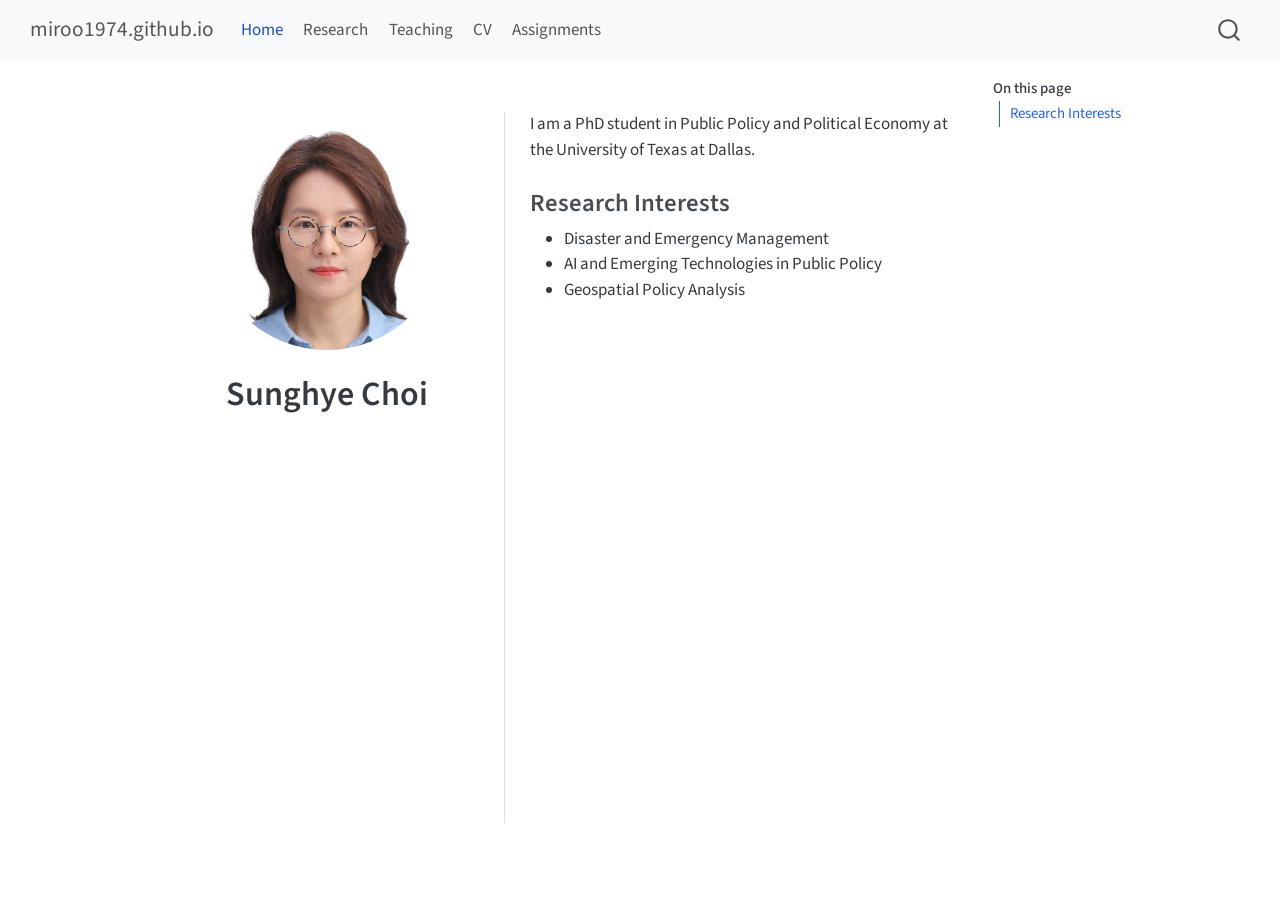
<file: docs/index.html>
<!DOCTYPE html>
<html xmlns="http://www.w3.org/1999/xhtml" lang="en" xml:lang="en"><head>

<meta charset="utf-8">
<meta name="generator" content="quarto-1.3.433">

<meta name="viewport" content="width=device-width, initial-scale=1.0, user-scalable=yes">


<title>miroo1974.github.io - Sunghye Choi</title>
<style>
code{white-space: pre-wrap;}
span.smallcaps{font-variant: small-caps;}
div.columns{display: flex; gap: min(4vw, 1.5em);}
div.column{flex: auto; overflow-x: auto;}
div.hanging-indent{margin-left: 1.5em; text-indent: -1.5em;}
ul.task-list{list-style: none;}
ul.task-list li input[type="checkbox"] {
  width: 0.8em;
  margin: 0 0.8em 0.2em -1em; /* quarto-specific, see https://github.com/quarto-dev/quarto-cli/issues/4556 */ 
  vertical-align: middle;
}
</style>


<script src="site_libs/quarto-nav/quarto-nav.js"></script>
<script src="site_libs/quarto-nav/headroom.min.js"></script>
<script src="site_libs/clipboard/clipboard.min.js"></script>
<script src="site_libs/quarto-search/autocomplete.umd.js"></script>
<script src="site_libs/quarto-search/fuse.min.js"></script>
<script src="site_libs/quarto-search/quarto-search.js"></script>
<meta name="quarto:offset" content="./">
<script src="site_libs/quarto-html/quarto.js"></script>
<script src="site_libs/quarto-html/popper.min.js"></script>
<script src="site_libs/quarto-html/tippy.umd.min.js"></script>
<link href="site_libs/quarto-html/tippy.css" rel="stylesheet">
<link href="site_libs/quarto-html/quarto-syntax-highlighting.css" rel="stylesheet" id="quarto-text-highlighting-styles">
<script src="site_libs/bootstrap/bootstrap.min.js"></script>
<link href="site_libs/bootstrap/bootstrap-icons.css" rel="stylesheet">
<link href="site_libs/bootstrap/bootstrap.min.css" rel="stylesheet" id="quarto-bootstrap" data-mode="light">
<script id="quarto-search-options" type="application/json">{
  "location": "navbar",
  "copy-button": false,
  "collapse-after": 3,
  "panel-placement": "end",
  "type": "overlay",
  "limit": 20,
  "language": {
    "search-no-results-text": "No results",
    "search-matching-documents-text": "matching documents",
    "search-copy-link-title": "Copy link to search",
    "search-hide-matches-text": "Hide additional matches",
    "search-more-match-text": "more match in this document",
    "search-more-matches-text": "more matches in this document",
    "search-clear-button-title": "Clear",
    "search-detached-cancel-button-title": "Cancel",
    "search-submit-button-title": "Submit",
    "search-label": "Search"
  }
}</script>


<link rel="stylesheet" href="styles.css">
</head>

<body class="nav-fixed">

<div id="quarto-search-results"></div>
  <header id="quarto-header" class="headroom fixed-top">
    <nav class="navbar navbar-expand-lg navbar-dark ">
      <div class="navbar-container container-fluid">
      <div class="navbar-brand-container">
    <a class="navbar-brand" href="./index.html">
    <span class="navbar-title">miroo1974.github.io</span>
    </a>
  </div>
            <div id="quarto-search" class="" title="Search"></div>
          <button class="navbar-toggler" type="button" data-bs-toggle="collapse" data-bs-target="#navbarCollapse" aria-controls="navbarCollapse" aria-expanded="false" aria-label="Toggle navigation" onclick="if (window.quartoToggleHeadroom) { window.quartoToggleHeadroom(); }">
  <span class="navbar-toggler-icon"></span>
</button>
          <div class="collapse navbar-collapse" id="navbarCollapse">
            <ul class="navbar-nav navbar-nav-scroll me-auto">
  <li class="nav-item">
    <a class="nav-link active" href="./index.html" rel="" target="" aria-current="page">
 <span class="menu-text">Home</span></a>
  </li>  
  <li class="nav-item">
    <a class="nav-link" href="./research.html" rel="" target="">
 <span class="menu-text">Research</span></a>
  </li>  
  <li class="nav-item">
    <a class="nav-link" href="./teaching.html" rel="" target="">
 <span class="menu-text">Teaching</span></a>
  </li>  
  <li class="nav-item">
    <a class="nav-link" href="./cv.html" rel="" target="">
 <span class="menu-text">CV</span></a>
  </li>  
  <li class="nav-item">
    <a class="nav-link" href="./assignments/index.html" rel="" target="">
 <span class="menu-text">Assignments</span></a>
  </li>  
</ul>
            <div class="quarto-navbar-tools ms-auto">
</div>
          </div> <!-- /navcollapse -->
      </div> <!-- /container-fluid -->
    </nav>
</header>
<!-- content -->
<div id="quarto-content" class="quarto-container page-columns page-rows-contents page-layout-article page-navbar">
<!-- sidebar -->
<!-- margin-sidebar -->
    <div id="quarto-margin-sidebar" class="sidebar margin-sidebar">
        <nav id="TOC" role="doc-toc" class="toc-active">
    <h2 id="toc-title">On this page</h2>
  <ul>
  <li><a href="#research-interests" id="toc-research-interests" class="nav-link active" data-scroll-target="#research-interests">Research Interests</a></li>
  </ul>
</nav>
    </div>
<!-- main -->
<div class="quarto-about-trestles">
  <div class="about-entity">
    <img src="profile.jpg" class="about-image
  round " style="height: 14em; width: 14em;">
<header id="title-block-header" class="quarto-title-block default">
<div class="quarto-title">
<h1 class="title">Sunghye Choi</h1>
</div>
<div class="quarto-title-meta">
  </div>
</header>
  </div>
  <div class="about-contents"><main class="content" id="quarto-document-content">

<p>I am a PhD student in Public Policy and Political Economy at the University of Texas at Dallas.</p>
<section id="research-interests" class="level3">
<h3 data-anchor-id="research-interests">Research Interests</h3>
<ul>
<li>Disaster and Emergency Management</li>
<li>AI and Emerging Technologies in Public Policy</li>
<li>Geospatial Policy Analysis</li>
</ul>


</section>
</main></div>
</div>
 <!-- /main -->
<script id="quarto-html-after-body" type="application/javascript">
window.document.addEventListener("DOMContentLoaded", function (event) {
  const toggleBodyColorMode = (bsSheetEl) => {
    const mode = bsSheetEl.getAttribute("data-mode");
    const bodyEl = window.document.querySelector("body");
    if (mode === "dark") {
      bodyEl.classList.add("quarto-dark");
      bodyEl.classList.remove("quarto-light");
    } else {
      bodyEl.classList.add("quarto-light");
      bodyEl.classList.remove("quarto-dark");
    }
  }
  const toggleBodyColorPrimary = () => {
    const bsSheetEl = window.document.querySelector("link#quarto-bootstrap");
    if (bsSheetEl) {
      toggleBodyColorMode(bsSheetEl);
    }
  }
  toggleBodyColorPrimary();  
  const isCodeAnnotation = (el) => {
    for (const clz of el.classList) {
      if (clz.startsWith('code-annotation-')) {                     
        return true;
      }
    }
    return false;
  }
  const clipboard = new window.ClipboardJS('.code-copy-button', {
    text: function(trigger) {
      const codeEl = trigger.previousElementSibling.cloneNode(true);
      for (const childEl of codeEl.children) {
        if (isCodeAnnotation(childEl)) {
          childEl.remove();
        }
      }
      return codeEl.innerText;
    }
  });
  clipboard.on('success', function(e) {
    // button target
    const button = e.trigger;
    // don't keep focus
    button.blur();
    // flash "checked"
    button.classList.add('code-copy-button-checked');
    var currentTitle = button.getAttribute("title");
    button.setAttribute("title", "Copied!");
    let tooltip;
    if (window.bootstrap) {
      button.setAttribute("data-bs-toggle", "tooltip");
      button.setAttribute("data-bs-placement", "left");
      button.setAttribute("data-bs-title", "Copied!");
      tooltip = new bootstrap.Tooltip(button, 
        { trigger: "manual", 
          customClass: "code-copy-button-tooltip",
          offset: [0, -8]});
      tooltip.show();    
    }
    setTimeout(function() {
      if (tooltip) {
        tooltip.hide();
        button.removeAttribute("data-bs-title");
        button.removeAttribute("data-bs-toggle");
        button.removeAttribute("data-bs-placement");
      }
      button.setAttribute("title", currentTitle);
      button.classList.remove('code-copy-button-checked');
    }, 1000);
    // clear code selection
    e.clearSelection();
  });
  function tippyHover(el, contentFn) {
    const config = {
      allowHTML: true,
      content: contentFn,
      maxWidth: 500,
      delay: 100,
      arrow: false,
      appendTo: function(el) {
          return el.parentElement;
      },
      interactive: true,
      interactiveBorder: 10,
      theme: 'quarto',
      placement: 'bottom-start'
    };
    window.tippy(el, config); 
  }
  const noterefs = window.document.querySelectorAll('a[role="doc-noteref"]');
  for (var i=0; i<noterefs.length; i++) {
    const ref = noterefs[i];
    tippyHover(ref, function() {
      // use id or data attribute instead here
      let href = ref.getAttribute('data-footnote-href') || ref.getAttribute('href');
      try { href = new URL(href).hash; } catch {}
      const id = href.replace(/^#\/?/, "");
      const note = window.document.getElementById(id);
      return note.innerHTML;
    });
  }
      let selectedAnnoteEl;
      const selectorForAnnotation = ( cell, annotation) => {
        let cellAttr = 'data-code-cell="' + cell + '"';
        let lineAttr = 'data-code-annotation="' +  annotation + '"';
        const selector = 'span[' + cellAttr + '][' + lineAttr + ']';
        return selector;
      }
      const selectCodeLines = (annoteEl) => {
        const doc = window.document;
        const targetCell = annoteEl.getAttribute("data-target-cell");
        const targetAnnotation = annoteEl.getAttribute("data-target-annotation");
        const annoteSpan = window.document.querySelector(selectorForAnnotation(targetCell, targetAnnotation));
        const lines = annoteSpan.getAttribute("data-code-lines").split(",");
        const lineIds = lines.map((line) => {
          return targetCell + "-" + line;
        })
        let top = null;
        let height = null;
        let parent = null;
        if (lineIds.length > 0) {
            //compute the position of the single el (top and bottom and make a div)
            const el = window.document.getElementById(lineIds[0]);
            top = el.offsetTop;
            height = el.offsetHeight;
            parent = el.parentElement.parentElement;
          if (lineIds.length > 1) {
            const lastEl = window.document.getElementById(lineIds[lineIds.length - 1]);
            const bottom = lastEl.offsetTop + lastEl.offsetHeight;
            height = bottom - top;
          }
          if (top !== null && height !== null && parent !== null) {
            // cook up a div (if necessary) and position it 
            let div = window.document.getElementById("code-annotation-line-highlight");
            if (div === null) {
              div = window.document.createElement("div");
              div.setAttribute("id", "code-annotation-line-highlight");
              div.style.position = 'absolute';
              parent.appendChild(div);
            }
            div.style.top = top - 2 + "px";
            div.style.height = height + 4 + "px";
            let gutterDiv = window.document.getElementById("code-annotation-line-highlight-gutter");
            if (gutterDiv === null) {
              gutterDiv = window.document.createElement("div");
              gutterDiv.setAttribute("id", "code-annotation-line-highlight-gutter");
              gutterDiv.style.position = 'absolute';
              const codeCell = window.document.getElementById(targetCell);
              const gutter = codeCell.querySelector('.code-annotation-gutter');
              gutter.appendChild(gutterDiv);
            }
            gutterDiv.style.top = top - 2 + "px";
            gutterDiv.style.height = height + 4 + "px";
          }
          selectedAnnoteEl = annoteEl;
        }
      };
      const unselectCodeLines = () => {
        const elementsIds = ["code-annotation-line-highlight", "code-annotation-line-highlight-gutter"];
        elementsIds.forEach((elId) => {
          const div = window.document.getElementById(elId);
          if (div) {
            div.remove();
          }
        });
        selectedAnnoteEl = undefined;
      };
      // Attach click handler to the DT
      const annoteDls = window.document.querySelectorAll('dt[data-target-cell]');
      for (const annoteDlNode of annoteDls) {
        annoteDlNode.addEventListener('click', (event) => {
          const clickedEl = event.target;
          if (clickedEl !== selectedAnnoteEl) {
            unselectCodeLines();
            const activeEl = window.document.querySelector('dt[data-target-cell].code-annotation-active');
            if (activeEl) {
              activeEl.classList.remove('code-annotation-active');
            }
            selectCodeLines(clickedEl);
            clickedEl.classList.add('code-annotation-active');
          } else {
            // Unselect the line
            unselectCodeLines();
            clickedEl.classList.remove('code-annotation-active');
          }
        });
      }
  const findCites = (el) => {
    const parentEl = el.parentElement;
    if (parentEl) {
      const cites = parentEl.dataset.cites;
      if (cites) {
        return {
          el,
          cites: cites.split(' ')
        };
      } else {
        return findCites(el.parentElement)
      }
    } else {
      return undefined;
    }
  };
  var bibliorefs = window.document.querySelectorAll('a[role="doc-biblioref"]');
  for (var i=0; i<bibliorefs.length; i++) {
    const ref = bibliorefs[i];
    const citeInfo = findCites(ref);
    if (citeInfo) {
      tippyHover(citeInfo.el, function() {
        var popup = window.document.createElement('div');
        citeInfo.cites.forEach(function(cite) {
          var citeDiv = window.document.createElement('div');
          citeDiv.classList.add('hanging-indent');
          citeDiv.classList.add('csl-entry');
          var biblioDiv = window.document.getElementById('ref-' + cite);
          if (biblioDiv) {
            citeDiv.innerHTML = biblioDiv.innerHTML;
          }
          popup.appendChild(citeDiv);
        });
        return popup.innerHTML;
      });
    }
  }
});
</script>
</div> <!-- /content -->



</body></html>
</file>
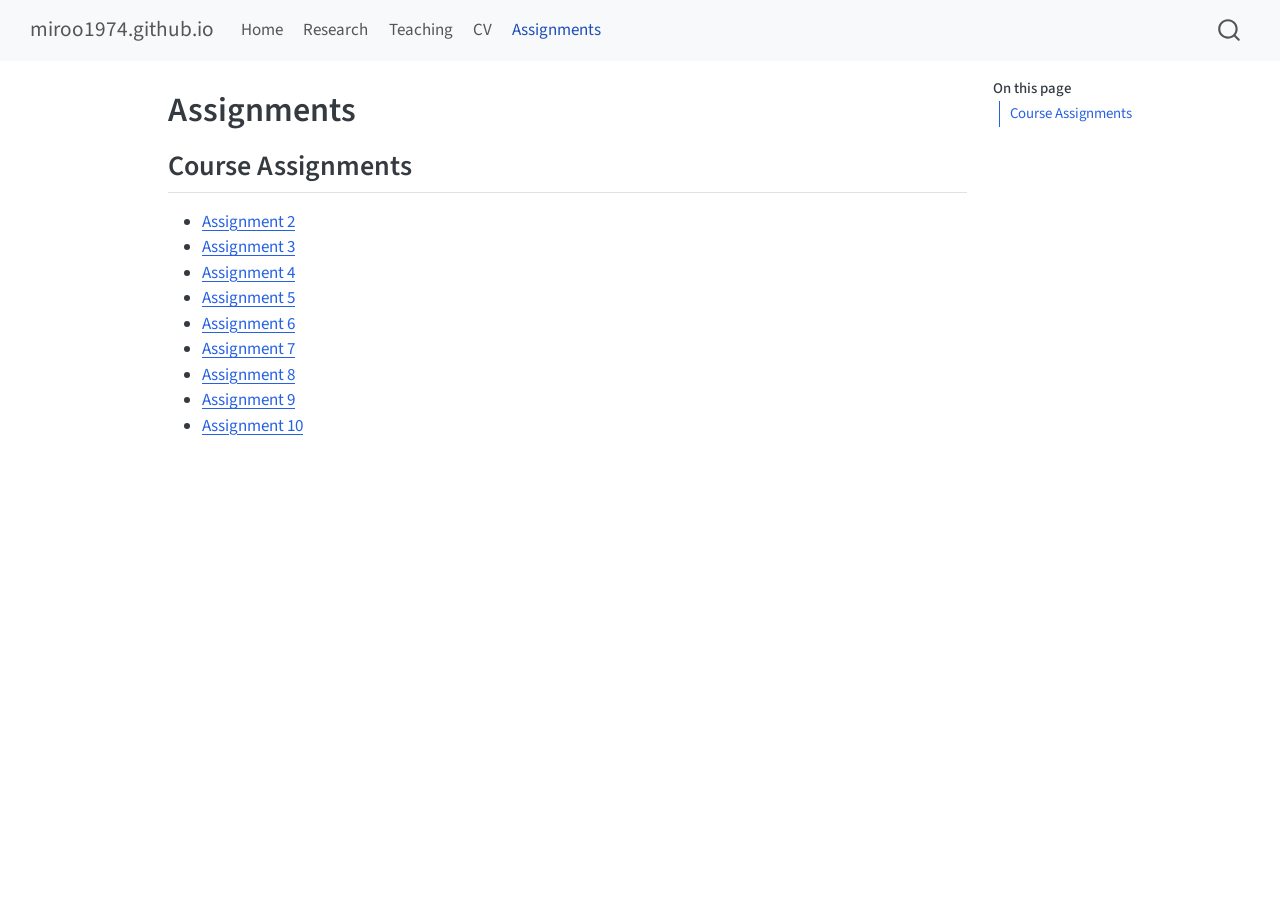
<file: docs/assignments/index.html>
<!DOCTYPE html>
<html xmlns="http://www.w3.org/1999/xhtml" lang="en" xml:lang="en"><head>

<meta charset="utf-8">
<meta name="generator" content="quarto-1.3.433">

<meta name="viewport" content="width=device-width, initial-scale=1.0, user-scalable=yes">


<title>miroo1974.github.io - Assignments</title>
<style>
code{white-space: pre-wrap;}
span.smallcaps{font-variant: small-caps;}
div.columns{display: flex; gap: min(4vw, 1.5em);}
div.column{flex: auto; overflow-x: auto;}
div.hanging-indent{margin-left: 1.5em; text-indent: -1.5em;}
ul.task-list{list-style: none;}
ul.task-list li input[type="checkbox"] {
  width: 0.8em;
  margin: 0 0.8em 0.2em -1em; /* quarto-specific, see https://github.com/quarto-dev/quarto-cli/issues/4556 */ 
  vertical-align: middle;
}
</style>


<script src="../site_libs/quarto-nav/quarto-nav.js"></script>
<script src="../site_libs/quarto-nav/headroom.min.js"></script>
<script src="../site_libs/clipboard/clipboard.min.js"></script>
<script src="../site_libs/quarto-search/autocomplete.umd.js"></script>
<script src="../site_libs/quarto-search/fuse.min.js"></script>
<script src="../site_libs/quarto-search/quarto-search.js"></script>
<meta name="quarto:offset" content="../">
<script src="../site_libs/quarto-html/quarto.js"></script>
<script src="../site_libs/quarto-html/popper.min.js"></script>
<script src="../site_libs/quarto-html/tippy.umd.min.js"></script>
<script src="../site_libs/quarto-html/anchor.min.js"></script>
<link href="../site_libs/quarto-html/tippy.css" rel="stylesheet">
<link href="../site_libs/quarto-html/quarto-syntax-highlighting.css" rel="stylesheet" id="quarto-text-highlighting-styles">
<script src="../site_libs/bootstrap/bootstrap.min.js"></script>
<link href="../site_libs/bootstrap/bootstrap-icons.css" rel="stylesheet">
<link href="../site_libs/bootstrap/bootstrap.min.css" rel="stylesheet" id="quarto-bootstrap" data-mode="light">
<script id="quarto-search-options" type="application/json">{
  "location": "navbar",
  "copy-button": false,
  "collapse-after": 3,
  "panel-placement": "end",
  "type": "overlay",
  "limit": 20,
  "language": {
    "search-no-results-text": "No results",
    "search-matching-documents-text": "matching documents",
    "search-copy-link-title": "Copy link to search",
    "search-hide-matches-text": "Hide additional matches",
    "search-more-match-text": "more match in this document",
    "search-more-matches-text": "more matches in this document",
    "search-clear-button-title": "Clear",
    "search-detached-cancel-button-title": "Cancel",
    "search-submit-button-title": "Submit",
    "search-label": "Search"
  }
}</script>


<link rel="stylesheet" href="../styles.css">
</head>

<body class="nav-fixed">

<div id="quarto-search-results"></div>
  <header id="quarto-header" class="headroom fixed-top">
    <nav class="navbar navbar-expand-lg navbar-dark ">
      <div class="navbar-container container-fluid">
      <div class="navbar-brand-container">
    <a class="navbar-brand" href="../index.html">
    <span class="navbar-title">miroo1974.github.io</span>
    </a>
  </div>
            <div id="quarto-search" class="" title="Search"></div>
          <button class="navbar-toggler" type="button" data-bs-toggle="collapse" data-bs-target="#navbarCollapse" aria-controls="navbarCollapse" aria-expanded="false" aria-label="Toggle navigation" onclick="if (window.quartoToggleHeadroom) { window.quartoToggleHeadroom(); }">
  <span class="navbar-toggler-icon"></span>
</button>
          <div class="collapse navbar-collapse" id="navbarCollapse">
            <ul class="navbar-nav navbar-nav-scroll me-auto">
  <li class="nav-item">
    <a class="nav-link" href="../index.html" rel="" target="">
 <span class="menu-text">Home</span></a>
  </li>  
  <li class="nav-item">
    <a class="nav-link" href="../research.html" rel="" target="">
 <span class="menu-text">Research</span></a>
  </li>  
  <li class="nav-item">
    <a class="nav-link" href="../teaching.html" rel="" target="">
 <span class="menu-text">Teaching</span></a>
  </li>  
  <li class="nav-item">
    <a class="nav-link" href="../cv.html" rel="" target="">
 <span class="menu-text">CV</span></a>
  </li>  
  <li class="nav-item">
    <a class="nav-link active" href="../assignments/index.html" rel="" target="" aria-current="page">
 <span class="menu-text">Assignments</span></a>
  </li>  
</ul>
            <div class="quarto-navbar-tools ms-auto">
</div>
          </div> <!-- /navcollapse -->
      </div> <!-- /container-fluid -->
    </nav>
</header>
<!-- content -->
<div id="quarto-content" class="quarto-container page-columns page-rows-contents page-layout-article page-navbar">
<!-- sidebar -->
<!-- margin-sidebar -->
    <div id="quarto-margin-sidebar" class="sidebar margin-sidebar">
        <nav id="TOC" role="doc-toc" class="toc-active">
    <h2 id="toc-title">On this page</h2>
   
  <ul>
  <li><a href="#course-assignments" id="toc-course-assignments" class="nav-link active" data-scroll-target="#course-assignments">Course Assignments</a></li>
  </ul>
</nav>
    </div>
<!-- main -->
<main class="content" id="quarto-document-content">

<header id="title-block-header" class="quarto-title-block default">
<div class="quarto-title">
<h1 class="title">Assignments</h1>
</div>



<div class="quarto-title-meta">

    
  
    
  </div>
  

</header>

<section id="course-assignments" class="level2">
<h2 class="anchored" data-anchor-id="course-assignments">Course Assignments</h2>
<ul>
<li><a href="assign02.html">Assignment 2</a></li>
<li><a href="assign03.html">Assignment 3</a></li>
<li><a href="assign04.html">Assignment 4</a></li>
<li><a href="assign05.html">Assignment 5</a></li>
<li><a href="assign06.html">Assignment 6</a></li>
<li><a href="assign07.html">Assignment 7</a></li>
<li><a href="assign08.html">Assignment 8</a></li>
<li><a href="assign09.html">Assignment 9</a></li>
<li><a href="assign10.html">Assignment 10</a></li>
</ul>


</section>

</main> <!-- /main -->
<script id="quarto-html-after-body" type="application/javascript">
window.document.addEventListener("DOMContentLoaded", function (event) {
  const toggleBodyColorMode = (bsSheetEl) => {
    const mode = bsSheetEl.getAttribute("data-mode");
    const bodyEl = window.document.querySelector("body");
    if (mode === "dark") {
      bodyEl.classList.add("quarto-dark");
      bodyEl.classList.remove("quarto-light");
    } else {
      bodyEl.classList.add("quarto-light");
      bodyEl.classList.remove("quarto-dark");
    }
  }
  const toggleBodyColorPrimary = () => {
    const bsSheetEl = window.document.querySelector("link#quarto-bootstrap");
    if (bsSheetEl) {
      toggleBodyColorMode(bsSheetEl);
    }
  }
  toggleBodyColorPrimary();  
  const icon = "";
  const anchorJS = new window.AnchorJS();
  anchorJS.options = {
    placement: 'right',
    icon: icon
  };
  anchorJS.add('.anchored');
  const isCodeAnnotation = (el) => {
    for (const clz of el.classList) {
      if (clz.startsWith('code-annotation-')) {                     
        return true;
      }
    }
    return false;
  }
  const clipboard = new window.ClipboardJS('.code-copy-button', {
    text: function(trigger) {
      const codeEl = trigger.previousElementSibling.cloneNode(true);
      for (const childEl of codeEl.children) {
        if (isCodeAnnotation(childEl)) {
          childEl.remove();
        }
      }
      return codeEl.innerText;
    }
  });
  clipboard.on('success', function(e) {
    // button target
    const button = e.trigger;
    // don't keep focus
    button.blur();
    // flash "checked"
    button.classList.add('code-copy-button-checked');
    var currentTitle = button.getAttribute("title");
    button.setAttribute("title", "Copied!");
    let tooltip;
    if (window.bootstrap) {
      button.setAttribute("data-bs-toggle", "tooltip");
      button.setAttribute("data-bs-placement", "left");
      button.setAttribute("data-bs-title", "Copied!");
      tooltip = new bootstrap.Tooltip(button, 
        { trigger: "manual", 
          customClass: "code-copy-button-tooltip",
          offset: [0, -8]});
      tooltip.show();    
    }
    setTimeout(function() {
      if (tooltip) {
        tooltip.hide();
        button.removeAttribute("data-bs-title");
        button.removeAttribute("data-bs-toggle");
        button.removeAttribute("data-bs-placement");
      }
      button.setAttribute("title", currentTitle);
      button.classList.remove('code-copy-button-checked');
    }, 1000);
    // clear code selection
    e.clearSelection();
  });
  function tippyHover(el, contentFn) {
    const config = {
      allowHTML: true,
      content: contentFn,
      maxWidth: 500,
      delay: 100,
      arrow: false,
      appendTo: function(el) {
          return el.parentElement;
      },
      interactive: true,
      interactiveBorder: 10,
      theme: 'quarto',
      placement: 'bottom-start'
    };
    window.tippy(el, config); 
  }
  const noterefs = window.document.querySelectorAll('a[role="doc-noteref"]');
  for (var i=0; i<noterefs.length; i++) {
    const ref = noterefs[i];
    tippyHover(ref, function() {
      // use id or data attribute instead here
      let href = ref.getAttribute('data-footnote-href') || ref.getAttribute('href');
      try { href = new URL(href).hash; } catch {}
      const id = href.replace(/^#\/?/, "");
      const note = window.document.getElementById(id);
      return note.innerHTML;
    });
  }
      let selectedAnnoteEl;
      const selectorForAnnotation = ( cell, annotation) => {
        let cellAttr = 'data-code-cell="' + cell + '"';
        let lineAttr = 'data-code-annotation="' +  annotation + '"';
        const selector = 'span[' + cellAttr + '][' + lineAttr + ']';
        return selector;
      }
      const selectCodeLines = (annoteEl) => {
        const doc = window.document;
        const targetCell = annoteEl.getAttribute("data-target-cell");
        const targetAnnotation = annoteEl.getAttribute("data-target-annotation");
        const annoteSpan = window.document.querySelector(selectorForAnnotation(targetCell, targetAnnotation));
        const lines = annoteSpan.getAttribute("data-code-lines").split(",");
        const lineIds = lines.map((line) => {
          return targetCell + "-" + line;
        })
        let top = null;
        let height = null;
        let parent = null;
        if (lineIds.length > 0) {
            //compute the position of the single el (top and bottom and make a div)
            const el = window.document.getElementById(lineIds[0]);
            top = el.offsetTop;
            height = el.offsetHeight;
            parent = el.parentElement.parentElement;
          if (lineIds.length > 1) {
            const lastEl = window.document.getElementById(lineIds[lineIds.length - 1]);
            const bottom = lastEl.offsetTop + lastEl.offsetHeight;
            height = bottom - top;
          }
          if (top !== null && height !== null && parent !== null) {
            // cook up a div (if necessary) and position it 
            let div = window.document.getElementById("code-annotation-line-highlight");
            if (div === null) {
              div = window.document.createElement("div");
              div.setAttribute("id", "code-annotation-line-highlight");
              div.style.position = 'absolute';
              parent.appendChild(div);
            }
            div.style.top = top - 2 + "px";
            div.style.height = height + 4 + "px";
            let gutterDiv = window.document.getElementById("code-annotation-line-highlight-gutter");
            if (gutterDiv === null) {
              gutterDiv = window.document.createElement("div");
              gutterDiv.setAttribute("id", "code-annotation-line-highlight-gutter");
              gutterDiv.style.position = 'absolute';
              const codeCell = window.document.getElementById(targetCell);
              const gutter = codeCell.querySelector('.code-annotation-gutter');
              gutter.appendChild(gutterDiv);
            }
            gutterDiv.style.top = top - 2 + "px";
            gutterDiv.style.height = height + 4 + "px";
          }
          selectedAnnoteEl = annoteEl;
        }
      };
      const unselectCodeLines = () => {
        const elementsIds = ["code-annotation-line-highlight", "code-annotation-line-highlight-gutter"];
        elementsIds.forEach((elId) => {
          const div = window.document.getElementById(elId);
          if (div) {
            div.remove();
          }
        });
        selectedAnnoteEl = undefined;
      };
      // Attach click handler to the DT
      const annoteDls = window.document.querySelectorAll('dt[data-target-cell]');
      for (const annoteDlNode of annoteDls) {
        annoteDlNode.addEventListener('click', (event) => {
          const clickedEl = event.target;
          if (clickedEl !== selectedAnnoteEl) {
            unselectCodeLines();
            const activeEl = window.document.querySelector('dt[data-target-cell].code-annotation-active');
            if (activeEl) {
              activeEl.classList.remove('code-annotation-active');
            }
            selectCodeLines(clickedEl);
            clickedEl.classList.add('code-annotation-active');
          } else {
            // Unselect the line
            unselectCodeLines();
            clickedEl.classList.remove('code-annotation-active');
          }
        });
      }
  const findCites = (el) => {
    const parentEl = el.parentElement;
    if (parentEl) {
      const cites = parentEl.dataset.cites;
      if (cites) {
        return {
          el,
          cites: cites.split(' ')
        };
      } else {
        return findCites(el.parentElement)
      }
    } else {
      return undefined;
    }
  };
  var bibliorefs = window.document.querySelectorAll('a[role="doc-biblioref"]');
  for (var i=0; i<bibliorefs.length; i++) {
    const ref = bibliorefs[i];
    const citeInfo = findCites(ref);
    if (citeInfo) {
      tippyHover(citeInfo.el, function() {
        var popup = window.document.createElement('div');
        citeInfo.cites.forEach(function(cite) {
          var citeDiv = window.document.createElement('div');
          citeDiv.classList.add('hanging-indent');
          citeDiv.classList.add('csl-entry');
          var biblioDiv = window.document.getElementById('ref-' + cite);
          if (biblioDiv) {
            citeDiv.innerHTML = biblioDiv.innerHTML;
          }
          popup.appendChild(citeDiv);
        });
        return popup.innerHTML;
      });
    }
  }
});
</script>
</div> <!-- /content -->



</body></html>
</file>
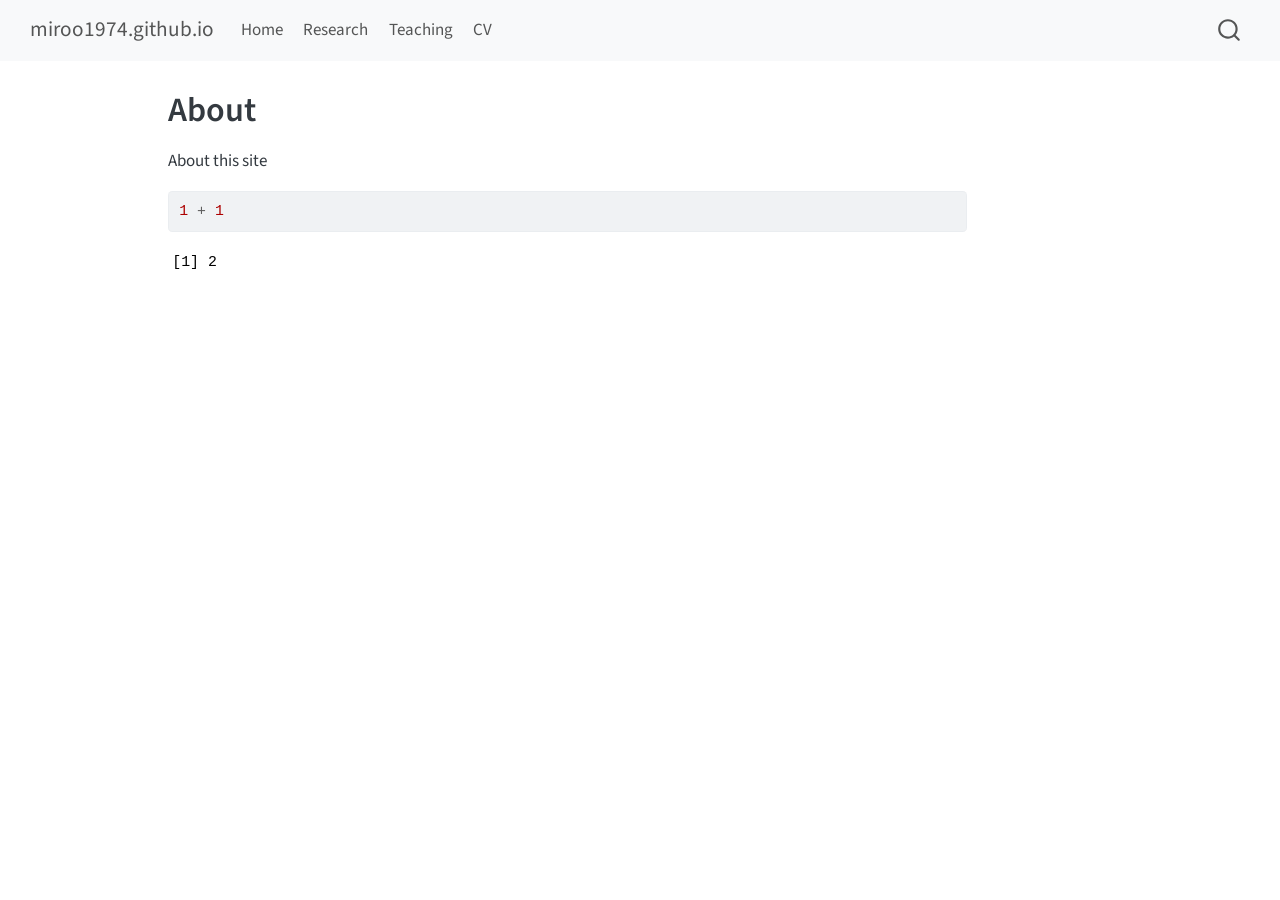
<file: docs/about.html>
<!DOCTYPE html>
<html xmlns="http://www.w3.org/1999/xhtml" lang="en" xml:lang="en"><head>

<meta charset="utf-8">
<meta name="generator" content="quarto-1.5.57">

<meta name="viewport" content="width=device-width, initial-scale=1.0, user-scalable=yes">


<title>About – miroo1974.github.io</title>
<style>
code{white-space: pre-wrap;}
span.smallcaps{font-variant: small-caps;}
div.columns{display: flex; gap: min(4vw, 1.5em);}
div.column{flex: auto; overflow-x: auto;}
div.hanging-indent{margin-left: 1.5em; text-indent: -1.5em;}
ul.task-list{list-style: none;}
ul.task-list li input[type="checkbox"] {
  width: 0.8em;
  margin: 0 0.8em 0.2em -1em; /* quarto-specific, see https://github.com/quarto-dev/quarto-cli/issues/4556 */ 
  vertical-align: middle;
}
/* CSS for syntax highlighting */
pre > code.sourceCode { white-space: pre; position: relative; }
pre > code.sourceCode > span { line-height: 1.25; }
pre > code.sourceCode > span:empty { height: 1.2em; }
.sourceCode { overflow: visible; }
code.sourceCode > span { color: inherit; text-decoration: inherit; }
div.sourceCode { margin: 1em 0; }
pre.sourceCode { margin: 0; }
@media screen {
div.sourceCode { overflow: auto; }
}
@media print {
pre > code.sourceCode { white-space: pre-wrap; }
pre > code.sourceCode > span { display: inline-block; text-indent: -5em; padding-left: 5em; }
}
pre.numberSource code
  { counter-reset: source-line 0; }
pre.numberSource code > span
  { position: relative; left: -4em; counter-increment: source-line; }
pre.numberSource code > span > a:first-child::before
  { content: counter(source-line);
    position: relative; left: -1em; text-align: right; vertical-align: baseline;
    border: none; display: inline-block;
    -webkit-touch-callout: none; -webkit-user-select: none;
    -khtml-user-select: none; -moz-user-select: none;
    -ms-user-select: none; user-select: none;
    padding: 0 4px; width: 4em;
  }
pre.numberSource { margin-left: 3em;  padding-left: 4px; }
div.sourceCode
  {   }
@media screen {
pre > code.sourceCode > span > a:first-child::before { text-decoration: underline; }
}
</style>


<script src="site_libs/quarto-nav/quarto-nav.js"></script>
<script src="site_libs/quarto-nav/headroom.min.js"></script>
<script src="site_libs/clipboard/clipboard.min.js"></script>
<script src="site_libs/quarto-search/autocomplete.umd.js"></script>
<script src="site_libs/quarto-search/fuse.min.js"></script>
<script src="site_libs/quarto-search/quarto-search.js"></script>
<meta name="quarto:offset" content="./">
<script src="site_libs/quarto-html/quarto.js"></script>
<script src="site_libs/quarto-html/popper.min.js"></script>
<script src="site_libs/quarto-html/tippy.umd.min.js"></script>
<script src="site_libs/quarto-html/anchor.min.js"></script>
<link href="site_libs/quarto-html/tippy.css" rel="stylesheet">
<link href="site_libs/quarto-html/quarto-syntax-highlighting.css" rel="stylesheet" id="quarto-text-highlighting-styles">
<script src="site_libs/bootstrap/bootstrap.min.js"></script>
<link href="site_libs/bootstrap/bootstrap-icons.css" rel="stylesheet">
<link href="site_libs/bootstrap/bootstrap.min.css" rel="stylesheet" id="quarto-bootstrap" data-mode="light">
<script id="quarto-search-options" type="application/json">{
  "location": "navbar",
  "copy-button": false,
  "collapse-after": 3,
  "panel-placement": "end",
  "type": "overlay",
  "limit": 50,
  "keyboard-shortcut": [
    "f",
    "/",
    "s"
  ],
  "show-item-context": false,
  "language": {
    "search-no-results-text": "No results",
    "search-matching-documents-text": "matching documents",
    "search-copy-link-title": "Copy link to search",
    "search-hide-matches-text": "Hide additional matches",
    "search-more-match-text": "more match in this document",
    "search-more-matches-text": "more matches in this document",
    "search-clear-button-title": "Clear",
    "search-text-placeholder": "",
    "search-detached-cancel-button-title": "Cancel",
    "search-submit-button-title": "Submit",
    "search-label": "Search"
  }
}</script>


<link rel="stylesheet" href="styles.css">
</head>

<body class="nav-fixed">

<div id="quarto-search-results"></div>
  <header id="quarto-header" class="headroom fixed-top">
    <nav class="navbar navbar-expand-lg " data-bs-theme="dark">
      <div class="navbar-container container-fluid">
      <div class="navbar-brand-container mx-auto">
    <a class="navbar-brand" href="./index.html">
    <span class="navbar-title">miroo1974.github.io</span>
    </a>
  </div>
            <div id="quarto-search" class="" title="Search"></div>
          <button class="navbar-toggler" type="button" data-bs-toggle="collapse" data-bs-target="#navbarCollapse" aria-controls="navbarCollapse" role="menu" aria-expanded="false" aria-label="Toggle navigation" onclick="if (window.quartoToggleHeadroom) { window.quartoToggleHeadroom(); }">
  <span class="navbar-toggler-icon"></span>
</button>
          <div class="collapse navbar-collapse" id="navbarCollapse">
            <ul class="navbar-nav navbar-nav-scroll me-auto">
  <li class="nav-item">
    <a class="nav-link" href="./index.html"> 
<span class="menu-text">Home</span></a>
  </li>  
  <li class="nav-item">
    <a class="nav-link" href="./research.html"> 
<span class="menu-text">Research</span></a>
  </li>  
  <li class="nav-item">
    <a class="nav-link" href="./teaching.html"> 
<span class="menu-text">Teaching</span></a>
  </li>  
  <li class="nav-item">
    <a class="nav-link" href="./cv.html"> 
<span class="menu-text">CV</span></a>
  </li>  
</ul>
          </div> <!-- /navcollapse -->
            <div class="quarto-navbar-tools">
</div>
      </div> <!-- /container-fluid -->
    </nav>
</header>
<!-- content -->
<div id="quarto-content" class="quarto-container page-columns page-rows-contents page-layout-article page-navbar">
<!-- sidebar -->
<!-- margin-sidebar -->
    <div id="quarto-margin-sidebar" class="sidebar margin-sidebar zindex-bottom">
        
    </div>
<!-- main -->
<main class="content" id="quarto-document-content">

<header id="title-block-header" class="quarto-title-block default">
<div class="quarto-title">
<h1 class="title">About</h1>
</div>



<div class="quarto-title-meta">

    
  
    
  </div>
  


</header>


<p>About this site</p>
<div class="cell">
<div class="sourceCode cell-code" id="cb1"><pre class="sourceCode r code-with-copy"><code class="sourceCode r"><span id="cb1-1"><a href="#cb1-1" aria-hidden="true" tabindex="-1"></a><span class="dv">1</span> <span class="sc">+</span> <span class="dv">1</span></span></code><button title="Copy to Clipboard" class="code-copy-button"><i class="bi"></i></button></pre></div>
<div class="cell-output cell-output-stdout">
<pre><code>[1] 2</code></pre>
</div>
</div>



</main> <!-- /main -->
<script id="quarto-html-after-body" type="application/javascript">
window.document.addEventListener("DOMContentLoaded", function (event) {
  const toggleBodyColorMode = (bsSheetEl) => {
    const mode = bsSheetEl.getAttribute("data-mode");
    const bodyEl = window.document.querySelector("body");
    if (mode === "dark") {
      bodyEl.classList.add("quarto-dark");
      bodyEl.classList.remove("quarto-light");
    } else {
      bodyEl.classList.add("quarto-light");
      bodyEl.classList.remove("quarto-dark");
    }
  }
  const toggleBodyColorPrimary = () => {
    const bsSheetEl = window.document.querySelector("link#quarto-bootstrap");
    if (bsSheetEl) {
      toggleBodyColorMode(bsSheetEl);
    }
  }
  toggleBodyColorPrimary();  
  const icon = "";
  const anchorJS = new window.AnchorJS();
  anchorJS.options = {
    placement: 'right',
    icon: icon
  };
  anchorJS.add('.anchored');
  const isCodeAnnotation = (el) => {
    for (const clz of el.classList) {
      if (clz.startsWith('code-annotation-')) {                     
        return true;
      }
    }
    return false;
  }
  const onCopySuccess = function(e) {
    // button target
    const button = e.trigger;
    // don't keep focus
    button.blur();
    // flash "checked"
    button.classList.add('code-copy-button-checked');
    var currentTitle = button.getAttribute("title");
    button.setAttribute("title", "Copied!");
    let tooltip;
    if (window.bootstrap) {
      button.setAttribute("data-bs-toggle", "tooltip");
      button.setAttribute("data-bs-placement", "left");
      button.setAttribute("data-bs-title", "Copied!");
      tooltip = new bootstrap.Tooltip(button, 
        { trigger: "manual", 
          customClass: "code-copy-button-tooltip",
          offset: [0, -8]});
      tooltip.show();    
    }
    setTimeout(function() {
      if (tooltip) {
        tooltip.hide();
        button.removeAttribute("data-bs-title");
        button.removeAttribute("data-bs-toggle");
        button.removeAttribute("data-bs-placement");
      }
      button.setAttribute("title", currentTitle);
      button.classList.remove('code-copy-button-checked');
    }, 1000);
    // clear code selection
    e.clearSelection();
  }
  const getTextToCopy = function(trigger) {
      const codeEl = trigger.previousElementSibling.cloneNode(true);
      for (const childEl of codeEl.children) {
        if (isCodeAnnotation(childEl)) {
          childEl.remove();
        }
      }
      return codeEl.innerText;
  }
  const clipboard = new window.ClipboardJS('.code-copy-button:not([data-in-quarto-modal])', {
    text: getTextToCopy
  });
  clipboard.on('success', onCopySuccess);
  if (window.document.getElementById('quarto-embedded-source-code-modal')) {
    // For code content inside modals, clipBoardJS needs to be initialized with a container option
    // TODO: Check when it could be a function (https://github.com/zenorocha/clipboard.js/issues/860)
    const clipboardModal = new window.ClipboardJS('.code-copy-button[data-in-quarto-modal]', {
      text: getTextToCopy,
      container: window.document.getElementById('quarto-embedded-source-code-modal')
    });
    clipboardModal.on('success', onCopySuccess);
  }
    var localhostRegex = new RegExp(/^(?:http|https):\/\/localhost\:?[0-9]*\//);
    var mailtoRegex = new RegExp(/^mailto:/);
      var filterRegex = new RegExp('/' + window.location.host + '/');
    var isInternal = (href) => {
        return filterRegex.test(href) || localhostRegex.test(href) || mailtoRegex.test(href);
    }
    // Inspect non-navigation links and adorn them if external
 	var links = window.document.querySelectorAll('a[href]:not(.nav-link):not(.navbar-brand):not(.toc-action):not(.sidebar-link):not(.sidebar-item-toggle):not(.pagination-link):not(.no-external):not([aria-hidden]):not(.dropdown-item):not(.quarto-navigation-tool):not(.about-link)');
    for (var i=0; i<links.length; i++) {
      const link = links[i];
      if (!isInternal(link.href)) {
        // undo the damage that might have been done by quarto-nav.js in the case of
        // links that we want to consider external
        if (link.dataset.originalHref !== undefined) {
          link.href = link.dataset.originalHref;
        }
      }
    }
  function tippyHover(el, contentFn, onTriggerFn, onUntriggerFn) {
    const config = {
      allowHTML: true,
      maxWidth: 500,
      delay: 100,
      arrow: false,
      appendTo: function(el) {
          return el.parentElement;
      },
      interactive: true,
      interactiveBorder: 10,
      theme: 'quarto',
      placement: 'bottom-start',
    };
    if (contentFn) {
      config.content = contentFn;
    }
    if (onTriggerFn) {
      config.onTrigger = onTriggerFn;
    }
    if (onUntriggerFn) {
      config.onUntrigger = onUntriggerFn;
    }
    window.tippy(el, config); 
  }
  const noterefs = window.document.querySelectorAll('a[role="doc-noteref"]');
  for (var i=0; i<noterefs.length; i++) {
    const ref = noterefs[i];
    tippyHover(ref, function() {
      // use id or data attribute instead here
      let href = ref.getAttribute('data-footnote-href') || ref.getAttribute('href');
      try { href = new URL(href).hash; } catch {}
      const id = href.replace(/^#\/?/, "");
      const note = window.document.getElementById(id);
      if (note) {
        return note.innerHTML;
      } else {
        return "";
      }
    });
  }
  const xrefs = window.document.querySelectorAll('a.quarto-xref');
  const processXRef = (id, note) => {
    // Strip column container classes
    const stripColumnClz = (el) => {
      el.classList.remove("page-full", "page-columns");
      if (el.children) {
        for (const child of el.children) {
          stripColumnClz(child);
        }
      }
    }
    stripColumnClz(note)
    if (id === null || id.startsWith('sec-')) {
      // Special case sections, only their first couple elements
      const container = document.createElement("div");
      if (note.children && note.children.length > 2) {
        container.appendChild(note.children[0].cloneNode(true));
        for (let i = 1; i < note.children.length; i++) {
          const child = note.children[i];
          if (child.tagName === "P" && child.innerText === "") {
            continue;
          } else {
            container.appendChild(child.cloneNode(true));
            break;
          }
        }
        if (window.Quarto?.typesetMath) {
          window.Quarto.typesetMath(container);
        }
        return container.innerHTML
      } else {
        if (window.Quarto?.typesetMath) {
          window.Quarto.typesetMath(note);
        }
        return note.innerHTML;
      }
    } else {
      // Remove any anchor links if they are present
      const anchorLink = note.querySelector('a.anchorjs-link');
      if (anchorLink) {
        anchorLink.remove();
      }
      if (window.Quarto?.typesetMath) {
        window.Quarto.typesetMath(note);
      }
      // TODO in 1.5, we should make sure this works without a callout special case
      if (note.classList.contains("callout")) {
        return note.outerHTML;
      } else {
        return note.innerHTML;
      }
    }
  }
  for (var i=0; i<xrefs.length; i++) {
    const xref = xrefs[i];
    tippyHover(xref, undefined, function(instance) {
      instance.disable();
      let url = xref.getAttribute('href');
      let hash = undefined; 
      if (url.startsWith('#')) {
        hash = url;
      } else {
        try { hash = new URL(url).hash; } catch {}
      }
      if (hash) {
        const id = hash.replace(/^#\/?/, "");
        const note = window.document.getElementById(id);
        if (note !== null) {
          try {
            const html = processXRef(id, note.cloneNode(true));
            instance.setContent(html);
          } finally {
            instance.enable();
            instance.show();
          }
        } else {
          // See if we can fetch this
          fetch(url.split('#')[0])
          .then(res => res.text())
          .then(html => {
            const parser = new DOMParser();
            const htmlDoc = parser.parseFromString(html, "text/html");
            const note = htmlDoc.getElementById(id);
            if (note !== null) {
              const html = processXRef(id, note);
              instance.setContent(html);
            } 
          }).finally(() => {
            instance.enable();
            instance.show();
          });
        }
      } else {
        // See if we can fetch a full url (with no hash to target)
        // This is a special case and we should probably do some content thinning / targeting
        fetch(url)
        .then(res => res.text())
        .then(html => {
          const parser = new DOMParser();
          const htmlDoc = parser.parseFromString(html, "text/html");
          const note = htmlDoc.querySelector('main.content');
          if (note !== null) {
            // This should only happen for chapter cross references
            // (since there is no id in the URL)
            // remove the first header
            if (note.children.length > 0 && note.children[0].tagName === "HEADER") {
              note.children[0].remove();
            }
            const html = processXRef(null, note);
            instance.setContent(html);
          } 
        }).finally(() => {
          instance.enable();
          instance.show();
        });
      }
    }, function(instance) {
    });
  }
      let selectedAnnoteEl;
      const selectorForAnnotation = ( cell, annotation) => {
        let cellAttr = 'data-code-cell="' + cell + '"';
        let lineAttr = 'data-code-annotation="' +  annotation + '"';
        const selector = 'span[' + cellAttr + '][' + lineAttr + ']';
        return selector;
      }
      const selectCodeLines = (annoteEl) => {
        const doc = window.document;
        const targetCell = annoteEl.getAttribute("data-target-cell");
        const targetAnnotation = annoteEl.getAttribute("data-target-annotation");
        const annoteSpan = window.document.querySelector(selectorForAnnotation(targetCell, targetAnnotation));
        const lines = annoteSpan.getAttribute("data-code-lines").split(",");
        const lineIds = lines.map((line) => {
          return targetCell + "-" + line;
        })
        let top = null;
        let height = null;
        let parent = null;
        if (lineIds.length > 0) {
            //compute the position of the single el (top and bottom and make a div)
            const el = window.document.getElementById(lineIds[0]);
            top = el.offsetTop;
            height = el.offsetHeight;
            parent = el.parentElement.parentElement;
          if (lineIds.length > 1) {
            const lastEl = window.document.getElementById(lineIds[lineIds.length - 1]);
            const bottom = lastEl.offsetTop + lastEl.offsetHeight;
            height = bottom - top;
          }
          if (top !== null && height !== null && parent !== null) {
            // cook up a div (if necessary) and position it 
            let div = window.document.getElementById("code-annotation-line-highlight");
            if (div === null) {
              div = window.document.createElement("div");
              div.setAttribute("id", "code-annotation-line-highlight");
              div.style.position = 'absolute';
              parent.appendChild(div);
            }
            div.style.top = top - 2 + "px";
            div.style.height = height + 4 + "px";
            div.style.left = 0;
            let gutterDiv = window.document.getElementById("code-annotation-line-highlight-gutter");
            if (gutterDiv === null) {
              gutterDiv = window.document.createElement("div");
              gutterDiv.setAttribute("id", "code-annotation-line-highlight-gutter");
              gutterDiv.style.position = 'absolute';
              const codeCell = window.document.getElementById(targetCell);
              const gutter = codeCell.querySelector('.code-annotation-gutter');
              gutter.appendChild(gutterDiv);
            }
            gutterDiv.style.top = top - 2 + "px";
            gutterDiv.style.height = height + 4 + "px";
          }
          selectedAnnoteEl = annoteEl;
        }
      };
      const unselectCodeLines = () => {
        const elementsIds = ["code-annotation-line-highlight", "code-annotation-line-highlight-gutter"];
        elementsIds.forEach((elId) => {
          const div = window.document.getElementById(elId);
          if (div) {
            div.remove();
          }
        });
        selectedAnnoteEl = undefined;
      };
        // Handle positioning of the toggle
    window.addEventListener(
      "resize",
      throttle(() => {
        elRect = undefined;
        if (selectedAnnoteEl) {
          selectCodeLines(selectedAnnoteEl);
        }
      }, 10)
    );
    function throttle(fn, ms) {
    let throttle = false;
    let timer;
      return (...args) => {
        if(!throttle) { // first call gets through
            fn.apply(this, args);
            throttle = true;
        } else { // all the others get throttled
            if(timer) clearTimeout(timer); // cancel #2
            timer = setTimeout(() => {
              fn.apply(this, args);
              timer = throttle = false;
            }, ms);
        }
      };
    }
      // Attach click handler to the DT
      const annoteDls = window.document.querySelectorAll('dt[data-target-cell]');
      for (const annoteDlNode of annoteDls) {
        annoteDlNode.addEventListener('click', (event) => {
          const clickedEl = event.target;
          if (clickedEl !== selectedAnnoteEl) {
            unselectCodeLines();
            const activeEl = window.document.querySelector('dt[data-target-cell].code-annotation-active');
            if (activeEl) {
              activeEl.classList.remove('code-annotation-active');
            }
            selectCodeLines(clickedEl);
            clickedEl.classList.add('code-annotation-active');
          } else {
            // Unselect the line
            unselectCodeLines();
            clickedEl.classList.remove('code-annotation-active');
          }
        });
      }
  const findCites = (el) => {
    const parentEl = el.parentElement;
    if (parentEl) {
      const cites = parentEl.dataset.cites;
      if (cites) {
        return {
          el,
          cites: cites.split(' ')
        };
      } else {
        return findCites(el.parentElement)
      }
    } else {
      return undefined;
    }
  };
  var bibliorefs = window.document.querySelectorAll('a[role="doc-biblioref"]');
  for (var i=0; i<bibliorefs.length; i++) {
    const ref = bibliorefs[i];
    const citeInfo = findCites(ref);
    if (citeInfo) {
      tippyHover(citeInfo.el, function() {
        var popup = window.document.createElement('div');
        citeInfo.cites.forEach(function(cite) {
          var citeDiv = window.document.createElement('div');
          citeDiv.classList.add('hanging-indent');
          citeDiv.classList.add('csl-entry');
          var biblioDiv = window.document.getElementById('ref-' + cite);
          if (biblioDiv) {
            citeDiv.innerHTML = biblioDiv.innerHTML;
          }
          popup.appendChild(citeDiv);
        });
        return popup.innerHTML;
      });
    }
  }
});
</script>
</div> <!-- /content -->




</body></html>
</file>
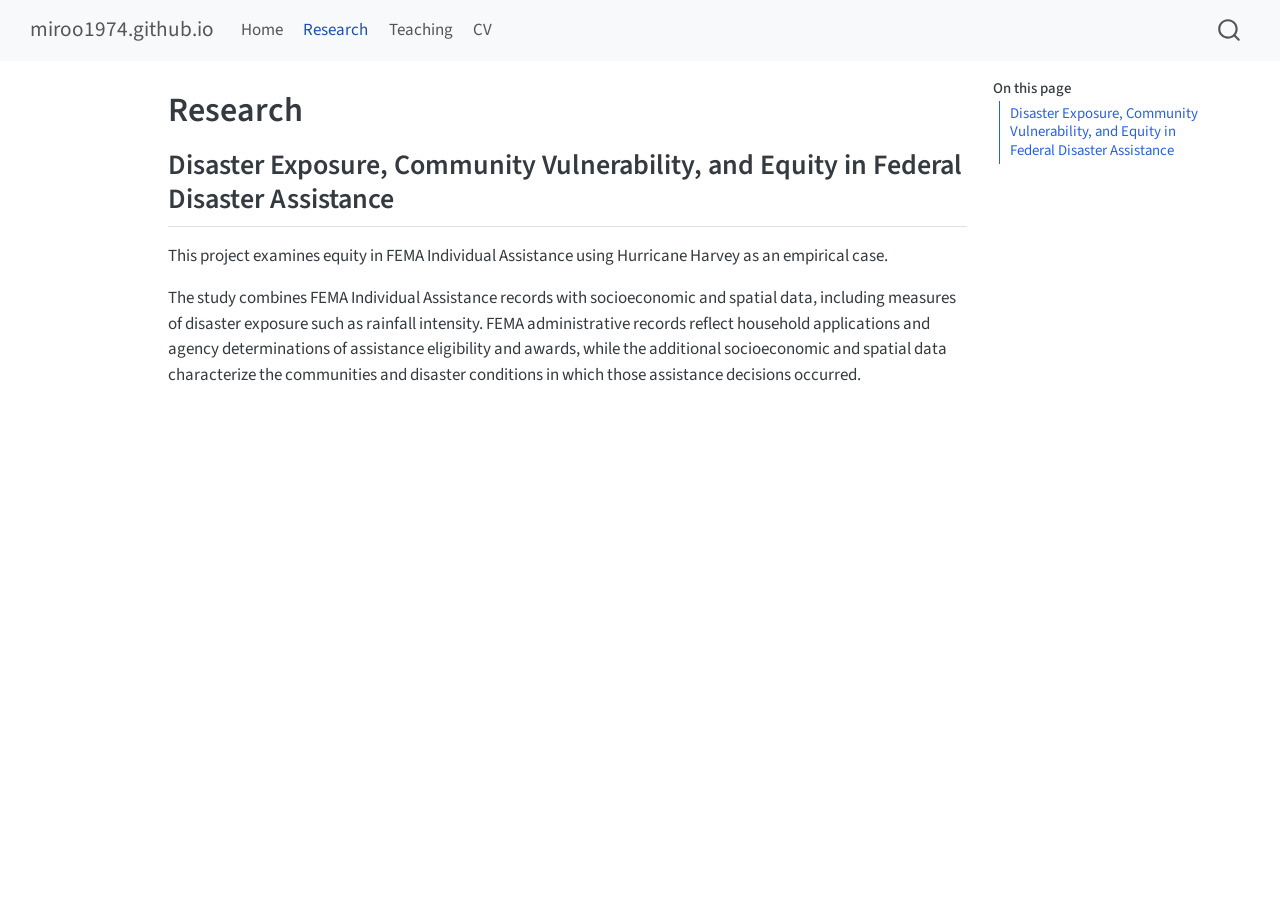
<file: docs/research.html>
<!DOCTYPE html>
<html xmlns="http://www.w3.org/1999/xhtml" lang="en" xml:lang="en"><head>

<meta charset="utf-8">
<meta name="generator" content="quarto-1.5.57">

<meta name="viewport" content="width=device-width, initial-scale=1.0, user-scalable=yes">


<title>Research – miroo1974.github.io</title>
<style>
code{white-space: pre-wrap;}
span.smallcaps{font-variant: small-caps;}
div.columns{display: flex; gap: min(4vw, 1.5em);}
div.column{flex: auto; overflow-x: auto;}
div.hanging-indent{margin-left: 1.5em; text-indent: -1.5em;}
ul.task-list{list-style: none;}
ul.task-list li input[type="checkbox"] {
  width: 0.8em;
  margin: 0 0.8em 0.2em -1em; /* quarto-specific, see https://github.com/quarto-dev/quarto-cli/issues/4556 */ 
  vertical-align: middle;
}
</style>


<script src="site_libs/quarto-nav/quarto-nav.js"></script>
<script src="site_libs/quarto-nav/headroom.min.js"></script>
<script src="site_libs/clipboard/clipboard.min.js"></script>
<script src="site_libs/quarto-search/autocomplete.umd.js"></script>
<script src="site_libs/quarto-search/fuse.min.js"></script>
<script src="site_libs/quarto-search/quarto-search.js"></script>
<meta name="quarto:offset" content="./">
<script src="site_libs/quarto-html/quarto.js"></script>
<script src="site_libs/quarto-html/popper.min.js"></script>
<script src="site_libs/quarto-html/tippy.umd.min.js"></script>
<script src="site_libs/quarto-html/anchor.min.js"></script>
<link href="site_libs/quarto-html/tippy.css" rel="stylesheet">
<link href="site_libs/quarto-html/quarto-syntax-highlighting.css" rel="stylesheet" id="quarto-text-highlighting-styles">
<script src="site_libs/bootstrap/bootstrap.min.js"></script>
<link href="site_libs/bootstrap/bootstrap-icons.css" rel="stylesheet">
<link href="site_libs/bootstrap/bootstrap.min.css" rel="stylesheet" id="quarto-bootstrap" data-mode="light">
<script id="quarto-search-options" type="application/json">{
  "location": "navbar",
  "copy-button": false,
  "collapse-after": 3,
  "panel-placement": "end",
  "type": "overlay",
  "limit": 50,
  "keyboard-shortcut": [
    "f",
    "/",
    "s"
  ],
  "show-item-context": false,
  "language": {
    "search-no-results-text": "No results",
    "search-matching-documents-text": "matching documents",
    "search-copy-link-title": "Copy link to search",
    "search-hide-matches-text": "Hide additional matches",
    "search-more-match-text": "more match in this document",
    "search-more-matches-text": "more matches in this document",
    "search-clear-button-title": "Clear",
    "search-text-placeholder": "",
    "search-detached-cancel-button-title": "Cancel",
    "search-submit-button-title": "Submit",
    "search-label": "Search"
  }
}</script>


<link rel="stylesheet" href="styles.css">
</head>

<body class="nav-fixed">

<div id="quarto-search-results"></div>
  <header id="quarto-header" class="headroom fixed-top">
    <nav class="navbar navbar-expand-lg " data-bs-theme="dark">
      <div class="navbar-container container-fluid">
      <div class="navbar-brand-container mx-auto">
    <a class="navbar-brand" href="./index.html">
    <span class="navbar-title">miroo1974.github.io</span>
    </a>
  </div>
            <div id="quarto-search" class="" title="Search"></div>
          <button class="navbar-toggler" type="button" data-bs-toggle="collapse" data-bs-target="#navbarCollapse" aria-controls="navbarCollapse" role="menu" aria-expanded="false" aria-label="Toggle navigation" onclick="if (window.quartoToggleHeadroom) { window.quartoToggleHeadroom(); }">
  <span class="navbar-toggler-icon"></span>
</button>
          <div class="collapse navbar-collapse" id="navbarCollapse">
            <ul class="navbar-nav navbar-nav-scroll me-auto">
  <li class="nav-item">
    <a class="nav-link" href="./index.html"> 
<span class="menu-text">Home</span></a>
  </li>  
  <li class="nav-item">
    <a class="nav-link active" href="./research.html" aria-current="page"> 
<span class="menu-text">Research</span></a>
  </li>  
  <li class="nav-item">
    <a class="nav-link" href="./teaching.html"> 
<span class="menu-text">Teaching</span></a>
  </li>  
  <li class="nav-item">
    <a class="nav-link" href="./cv.html"> 
<span class="menu-text">CV</span></a>
  </li>  
</ul>
          </div> <!-- /navcollapse -->
            <div class="quarto-navbar-tools">
</div>
      </div> <!-- /container-fluid -->
    </nav>
</header>
<!-- content -->
<div id="quarto-content" class="quarto-container page-columns page-rows-contents page-layout-article page-navbar">
<!-- sidebar -->
<!-- margin-sidebar -->
    <div id="quarto-margin-sidebar" class="sidebar margin-sidebar">
        <nav id="TOC" role="doc-toc" class="toc-active">
    <h2 id="toc-title">On this page</h2>
   
  <ul>
  <li><a href="#disaster-exposure-community-vulnerability-and-equity-in-federal-disaster-assistance" id="toc-disaster-exposure-community-vulnerability-and-equity-in-federal-disaster-assistance" class="nav-link active" data-scroll-target="#disaster-exposure-community-vulnerability-and-equity-in-federal-disaster-assistance">Disaster Exposure, Community Vulnerability, and Equity in Federal Disaster Assistance</a></li>
  </ul>
</nav>
    </div>
<!-- main -->
<main class="content" id="quarto-document-content">

<header id="title-block-header" class="quarto-title-block default">
<div class="quarto-title">
<h1 class="title">Research</h1>
</div>



<div class="quarto-title-meta">

    
  
    
  </div>
  


</header>


<section id="disaster-exposure-community-vulnerability-and-equity-in-federal-disaster-assistance" class="level2">
<h2 class="anchored" data-anchor-id="disaster-exposure-community-vulnerability-and-equity-in-federal-disaster-assistance">Disaster Exposure, Community Vulnerability, and Equity in Federal Disaster Assistance</h2>
<p>This project examines equity in FEMA Individual Assistance using Hurricane Harvey as an empirical case.</p>
<p>The study combines FEMA Individual Assistance records with socioeconomic and spatial data, including measures of disaster exposure such as rainfall intensity. FEMA administrative records reflect household applications and agency determinations of assistance eligibility and awards, while the additional socioeconomic and spatial data characterize the communities and disaster conditions in which those assistance decisions occurred.</p>


</section>

</main> <!-- /main -->
<script id="quarto-html-after-body" type="application/javascript">
window.document.addEventListener("DOMContentLoaded", function (event) {
  const toggleBodyColorMode = (bsSheetEl) => {
    const mode = bsSheetEl.getAttribute("data-mode");
    const bodyEl = window.document.querySelector("body");
    if (mode === "dark") {
      bodyEl.classList.add("quarto-dark");
      bodyEl.classList.remove("quarto-light");
    } else {
      bodyEl.classList.add("quarto-light");
      bodyEl.classList.remove("quarto-dark");
    }
  }
  const toggleBodyColorPrimary = () => {
    const bsSheetEl = window.document.querySelector("link#quarto-bootstrap");
    if (bsSheetEl) {
      toggleBodyColorMode(bsSheetEl);
    }
  }
  toggleBodyColorPrimary();  
  const icon = "";
  const anchorJS = new window.AnchorJS();
  anchorJS.options = {
    placement: 'right',
    icon: icon
  };
  anchorJS.add('.anchored');
  const isCodeAnnotation = (el) => {
    for (const clz of el.classList) {
      if (clz.startsWith('code-annotation-')) {                     
        return true;
      }
    }
    return false;
  }
  const onCopySuccess = function(e) {
    // button target
    const button = e.trigger;
    // don't keep focus
    button.blur();
    // flash "checked"
    button.classList.add('code-copy-button-checked');
    var currentTitle = button.getAttribute("title");
    button.setAttribute("title", "Copied!");
    let tooltip;
    if (window.bootstrap) {
      button.setAttribute("data-bs-toggle", "tooltip");
      button.setAttribute("data-bs-placement", "left");
      button.setAttribute("data-bs-title", "Copied!");
      tooltip = new bootstrap.Tooltip(button, 
        { trigger: "manual", 
          customClass: "code-copy-button-tooltip",
          offset: [0, -8]});
      tooltip.show();    
    }
    setTimeout(function() {
      if (tooltip) {
        tooltip.hide();
        button.removeAttribute("data-bs-title");
        button.removeAttribute("data-bs-toggle");
        button.removeAttribute("data-bs-placement");
      }
      button.setAttribute("title", currentTitle);
      button.classList.remove('code-copy-button-checked');
    }, 1000);
    // clear code selection
    e.clearSelection();
  }
  const getTextToCopy = function(trigger) {
      const codeEl = trigger.previousElementSibling.cloneNode(true);
      for (const childEl of codeEl.children) {
        if (isCodeAnnotation(childEl)) {
          childEl.remove();
        }
      }
      return codeEl.innerText;
  }
  const clipboard = new window.ClipboardJS('.code-copy-button:not([data-in-quarto-modal])', {
    text: getTextToCopy
  });
  clipboard.on('success', onCopySuccess);
  if (window.document.getElementById('quarto-embedded-source-code-modal')) {
    // For code content inside modals, clipBoardJS needs to be initialized with a container option
    // TODO: Check when it could be a function (https://github.com/zenorocha/clipboard.js/issues/860)
    const clipboardModal = new window.ClipboardJS('.code-copy-button[data-in-quarto-modal]', {
      text: getTextToCopy,
      container: window.document.getElementById('quarto-embedded-source-code-modal')
    });
    clipboardModal.on('success', onCopySuccess);
  }
    var localhostRegex = new RegExp(/^(?:http|https):\/\/localhost\:?[0-9]*\//);
    var mailtoRegex = new RegExp(/^mailto:/);
      var filterRegex = new RegExp('/' + window.location.host + '/');
    var isInternal = (href) => {
        return filterRegex.test(href) || localhostRegex.test(href) || mailtoRegex.test(href);
    }
    // Inspect non-navigation links and adorn them if external
 	var links = window.document.querySelectorAll('a[href]:not(.nav-link):not(.navbar-brand):not(.toc-action):not(.sidebar-link):not(.sidebar-item-toggle):not(.pagination-link):not(.no-external):not([aria-hidden]):not(.dropdown-item):not(.quarto-navigation-tool):not(.about-link)');
    for (var i=0; i<links.length; i++) {
      const link = links[i];
      if (!isInternal(link.href)) {
        // undo the damage that might have been done by quarto-nav.js in the case of
        // links that we want to consider external
        if (link.dataset.originalHref !== undefined) {
          link.href = link.dataset.originalHref;
        }
      }
    }
  function tippyHover(el, contentFn, onTriggerFn, onUntriggerFn) {
    const config = {
      allowHTML: true,
      maxWidth: 500,
      delay: 100,
      arrow: false,
      appendTo: function(el) {
          return el.parentElement;
      },
      interactive: true,
      interactiveBorder: 10,
      theme: 'quarto',
      placement: 'bottom-start',
    };
    if (contentFn) {
      config.content = contentFn;
    }
    if (onTriggerFn) {
      config.onTrigger = onTriggerFn;
    }
    if (onUntriggerFn) {
      config.onUntrigger = onUntriggerFn;
    }
    window.tippy(el, config); 
  }
  const noterefs = window.document.querySelectorAll('a[role="doc-noteref"]');
  for (var i=0; i<noterefs.length; i++) {
    const ref = noterefs[i];
    tippyHover(ref, function() {
      // use id or data attribute instead here
      let href = ref.getAttribute('data-footnote-href') || ref.getAttribute('href');
      try { href = new URL(href).hash; } catch {}
      const id = href.replace(/^#\/?/, "");
      const note = window.document.getElementById(id);
      if (note) {
        return note.innerHTML;
      } else {
        return "";
      }
    });
  }
  const xrefs = window.document.querySelectorAll('a.quarto-xref');
  const processXRef = (id, note) => {
    // Strip column container classes
    const stripColumnClz = (el) => {
      el.classList.remove("page-full", "page-columns");
      if (el.children) {
        for (const child of el.children) {
          stripColumnClz(child);
        }
      }
    }
    stripColumnClz(note)
    if (id === null || id.startsWith('sec-')) {
      // Special case sections, only their first couple elements
      const container = document.createElement("div");
      if (note.children && note.children.length > 2) {
        container.appendChild(note.children[0].cloneNode(true));
        for (let i = 1; i < note.children.length; i++) {
          const child = note.children[i];
          if (child.tagName === "P" && child.innerText === "") {
            continue;
          } else {
            container.appendChild(child.cloneNode(true));
            break;
          }
        }
        if (window.Quarto?.typesetMath) {
          window.Quarto.typesetMath(container);
        }
        return container.innerHTML
      } else {
        if (window.Quarto?.typesetMath) {
          window.Quarto.typesetMath(note);
        }
        return note.innerHTML;
      }
    } else {
      // Remove any anchor links if they are present
      const anchorLink = note.querySelector('a.anchorjs-link');
      if (anchorLink) {
        anchorLink.remove();
      }
      if (window.Quarto?.typesetMath) {
        window.Quarto.typesetMath(note);
      }
      // TODO in 1.5, we should make sure this works without a callout special case
      if (note.classList.contains("callout")) {
        return note.outerHTML;
      } else {
        return note.innerHTML;
      }
    }
  }
  for (var i=0; i<xrefs.length; i++) {
    const xref = xrefs[i];
    tippyHover(xref, undefined, function(instance) {
      instance.disable();
      let url = xref.getAttribute('href');
      let hash = undefined; 
      if (url.startsWith('#')) {
        hash = url;
      } else {
        try { hash = new URL(url).hash; } catch {}
      }
      if (hash) {
        const id = hash.replace(/^#\/?/, "");
        const note = window.document.getElementById(id);
        if (note !== null) {
          try {
            const html = processXRef(id, note.cloneNode(true));
            instance.setContent(html);
          } finally {
            instance.enable();
            instance.show();
          }
        } else {
          // See if we can fetch this
          fetch(url.split('#')[0])
          .then(res => res.text())
          .then(html => {
            const parser = new DOMParser();
            const htmlDoc = parser.parseFromString(html, "text/html");
            const note = htmlDoc.getElementById(id);
            if (note !== null) {
              const html = processXRef(id, note);
              instance.setContent(html);
            } 
          }).finally(() => {
            instance.enable();
            instance.show();
          });
        }
      } else {
        // See if we can fetch a full url (with no hash to target)
        // This is a special case and we should probably do some content thinning / targeting
        fetch(url)
        .then(res => res.text())
        .then(html => {
          const parser = new DOMParser();
          const htmlDoc = parser.parseFromString(html, "text/html");
          const note = htmlDoc.querySelector('main.content');
          if (note !== null) {
            // This should only happen for chapter cross references
            // (since there is no id in the URL)
            // remove the first header
            if (note.children.length > 0 && note.children[0].tagName === "HEADER") {
              note.children[0].remove();
            }
            const html = processXRef(null, note);
            instance.setContent(html);
          } 
        }).finally(() => {
          instance.enable();
          instance.show();
        });
      }
    }, function(instance) {
    });
  }
      let selectedAnnoteEl;
      const selectorForAnnotation = ( cell, annotation) => {
        let cellAttr = 'data-code-cell="' + cell + '"';
        let lineAttr = 'data-code-annotation="' +  annotation + '"';
        const selector = 'span[' + cellAttr + '][' + lineAttr + ']';
        return selector;
      }
      const selectCodeLines = (annoteEl) => {
        const doc = window.document;
        const targetCell = annoteEl.getAttribute("data-target-cell");
        const targetAnnotation = annoteEl.getAttribute("data-target-annotation");
        const annoteSpan = window.document.querySelector(selectorForAnnotation(targetCell, targetAnnotation));
        const lines = annoteSpan.getAttribute("data-code-lines").split(",");
        const lineIds = lines.map((line) => {
          return targetCell + "-" + line;
        })
        let top = null;
        let height = null;
        let parent = null;
        if (lineIds.length > 0) {
            //compute the position of the single el (top and bottom and make a div)
            const el = window.document.getElementById(lineIds[0]);
            top = el.offsetTop;
            height = el.offsetHeight;
            parent = el.parentElement.parentElement;
          if (lineIds.length > 1) {
            const lastEl = window.document.getElementById(lineIds[lineIds.length - 1]);
            const bottom = lastEl.offsetTop + lastEl.offsetHeight;
            height = bottom - top;
          }
          if (top !== null && height !== null && parent !== null) {
            // cook up a div (if necessary) and position it 
            let div = window.document.getElementById("code-annotation-line-highlight");
            if (div === null) {
              div = window.document.createElement("div");
              div.setAttribute("id", "code-annotation-line-highlight");
              div.style.position = 'absolute';
              parent.appendChild(div);
            }
            div.style.top = top - 2 + "px";
            div.style.height = height + 4 + "px";
            div.style.left = 0;
            let gutterDiv = window.document.getElementById("code-annotation-line-highlight-gutter");
            if (gutterDiv === null) {
              gutterDiv = window.document.createElement("div");
              gutterDiv.setAttribute("id", "code-annotation-line-highlight-gutter");
              gutterDiv.style.position = 'absolute';
              const codeCell = window.document.getElementById(targetCell);
              const gutter = codeCell.querySelector('.code-annotation-gutter');
              gutter.appendChild(gutterDiv);
            }
            gutterDiv.style.top = top - 2 + "px";
            gutterDiv.style.height = height + 4 + "px";
          }
          selectedAnnoteEl = annoteEl;
        }
      };
      const unselectCodeLines = () => {
        const elementsIds = ["code-annotation-line-highlight", "code-annotation-line-highlight-gutter"];
        elementsIds.forEach((elId) => {
          const div = window.document.getElementById(elId);
          if (div) {
            div.remove();
          }
        });
        selectedAnnoteEl = undefined;
      };
        // Handle positioning of the toggle
    window.addEventListener(
      "resize",
      throttle(() => {
        elRect = undefined;
        if (selectedAnnoteEl) {
          selectCodeLines(selectedAnnoteEl);
        }
      }, 10)
    );
    function throttle(fn, ms) {
    let throttle = false;
    let timer;
      return (...args) => {
        if(!throttle) { // first call gets through
            fn.apply(this, args);
            throttle = true;
        } else { // all the others get throttled
            if(timer) clearTimeout(timer); // cancel #2
            timer = setTimeout(() => {
              fn.apply(this, args);
              timer = throttle = false;
            }, ms);
        }
      };
    }
      // Attach click handler to the DT
      const annoteDls = window.document.querySelectorAll('dt[data-target-cell]');
      for (const annoteDlNode of annoteDls) {
        annoteDlNode.addEventListener('click', (event) => {
          const clickedEl = event.target;
          if (clickedEl !== selectedAnnoteEl) {
            unselectCodeLines();
            const activeEl = window.document.querySelector('dt[data-target-cell].code-annotation-active');
            if (activeEl) {
              activeEl.classList.remove('code-annotation-active');
            }
            selectCodeLines(clickedEl);
            clickedEl.classList.add('code-annotation-active');
          } else {
            // Unselect the line
            unselectCodeLines();
            clickedEl.classList.remove('code-annotation-active');
          }
        });
      }
  const findCites = (el) => {
    const parentEl = el.parentElement;
    if (parentEl) {
      const cites = parentEl.dataset.cites;
      if (cites) {
        return {
          el,
          cites: cites.split(' ')
        };
      } else {
        return findCites(el.parentElement)
      }
    } else {
      return undefined;
    }
  };
  var bibliorefs = window.document.querySelectorAll('a[role="doc-biblioref"]');
  for (var i=0; i<bibliorefs.length; i++) {
    const ref = bibliorefs[i];
    const citeInfo = findCites(ref);
    if (citeInfo) {
      tippyHover(citeInfo.el, function() {
        var popup = window.document.createElement('div');
        citeInfo.cites.forEach(function(cite) {
          var citeDiv = window.document.createElement('div');
          citeDiv.classList.add('hanging-indent');
          citeDiv.classList.add('csl-entry');
          var biblioDiv = window.document.getElementById('ref-' + cite);
          if (biblioDiv) {
            citeDiv.innerHTML = biblioDiv.innerHTML;
          }
          popup.appendChild(citeDiv);
        });
        return popup.innerHTML;
      });
    }
  }
});
</script>
</div> <!-- /content -->




</body></html>
</file>
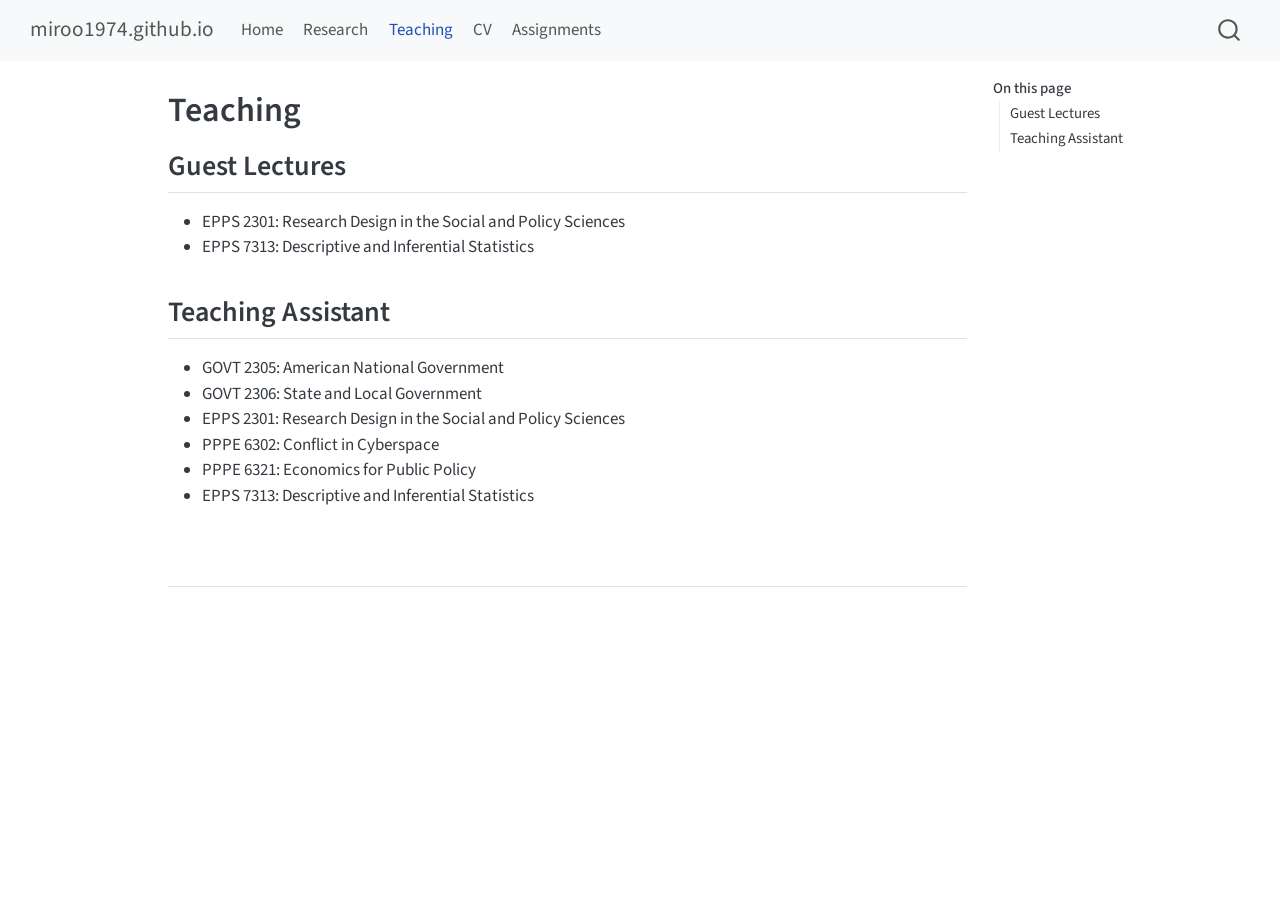
<file: docs/teaching.html>
<!DOCTYPE html>
<html xmlns="http://www.w3.org/1999/xhtml" lang="en" xml:lang="en"><head>

<meta charset="utf-8">
<meta name="generator" content="quarto-1.5.57">

<meta name="viewport" content="width=device-width, initial-scale=1.0, user-scalable=yes">


<title>Teaching – miroo1974.github.io</title>
<style>
code{white-space: pre-wrap;}
span.smallcaps{font-variant: small-caps;}
div.columns{display: flex; gap: min(4vw, 1.5em);}
div.column{flex: auto; overflow-x: auto;}
div.hanging-indent{margin-left: 1.5em; text-indent: -1.5em;}
ul.task-list{list-style: none;}
ul.task-list li input[type="checkbox"] {
  width: 0.8em;
  margin: 0 0.8em 0.2em -1em; /* quarto-specific, see https://github.com/quarto-dev/quarto-cli/issues/4556 */ 
  vertical-align: middle;
}
</style>


<script src="site_libs/quarto-nav/quarto-nav.js"></script>
<script src="site_libs/quarto-nav/headroom.min.js"></script>
<script src="site_libs/clipboard/clipboard.min.js"></script>
<script src="site_libs/quarto-search/autocomplete.umd.js"></script>
<script src="site_libs/quarto-search/fuse.min.js"></script>
<script src="site_libs/quarto-search/quarto-search.js"></script>
<meta name="quarto:offset" content="./">
<script src="site_libs/quarto-html/quarto.js"></script>
<script src="site_libs/quarto-html/popper.min.js"></script>
<script src="site_libs/quarto-html/tippy.umd.min.js"></script>
<script src="site_libs/quarto-html/anchor.min.js"></script>
<link href="site_libs/quarto-html/tippy.css" rel="stylesheet">
<link href="site_libs/quarto-html/quarto-syntax-highlighting.css" rel="stylesheet" id="quarto-text-highlighting-styles">
<script src="site_libs/bootstrap/bootstrap.min.js"></script>
<link href="site_libs/bootstrap/bootstrap-icons.css" rel="stylesheet">
<link href="site_libs/bootstrap/bootstrap.min.css" rel="stylesheet" id="quarto-bootstrap" data-mode="light">
<script id="quarto-search-options" type="application/json">{
  "location": "navbar",
  "copy-button": false,
  "collapse-after": 3,
  "panel-placement": "end",
  "type": "overlay",
  "limit": 50,
  "keyboard-shortcut": [
    "f",
    "/",
    "s"
  ],
  "show-item-context": false,
  "language": {
    "search-no-results-text": "No results",
    "search-matching-documents-text": "matching documents",
    "search-copy-link-title": "Copy link to search",
    "search-hide-matches-text": "Hide additional matches",
    "search-more-match-text": "more match in this document",
    "search-more-matches-text": "more matches in this document",
    "search-clear-button-title": "Clear",
    "search-text-placeholder": "",
    "search-detached-cancel-button-title": "Cancel",
    "search-submit-button-title": "Submit",
    "search-label": "Search"
  }
}</script>


<link rel="stylesheet" href="styles.css">
</head>

<body class="nav-fixed">

<div id="quarto-search-results"></div>
  <header id="quarto-header" class="headroom fixed-top">
    <nav class="navbar navbar-expand-lg " data-bs-theme="dark">
      <div class="navbar-container container-fluid">
      <div class="navbar-brand-container mx-auto">
    <a class="navbar-brand" href="./index.html">
    <span class="navbar-title">miroo1974.github.io</span>
    </a>
  </div>
            <div id="quarto-search" class="" title="Search"></div>
          <button class="navbar-toggler" type="button" data-bs-toggle="collapse" data-bs-target="#navbarCollapse" aria-controls="navbarCollapse" role="menu" aria-expanded="false" aria-label="Toggle navigation" onclick="if (window.quartoToggleHeadroom) { window.quartoToggleHeadroom(); }">
  <span class="navbar-toggler-icon"></span>
</button>
          <div class="collapse navbar-collapse" id="navbarCollapse">
            <ul class="navbar-nav navbar-nav-scroll me-auto">
  <li class="nav-item">
    <a class="nav-link" href="./index.html"> 
<span class="menu-text">Home</span></a>
  </li>  
  <li class="nav-item">
    <a class="nav-link" href="./research.html"> 
<span class="menu-text">Research</span></a>
  </li>  
  <li class="nav-item">
    <a class="nav-link active" href="./teaching.html" aria-current="page"> 
<span class="menu-text">Teaching</span></a>
  </li>  
  <li class="nav-item">
    <a class="nav-link" href="./cv.html"> 
<span class="menu-text">CV</span></a>
  </li>  
  <li class="nav-item">
    <a class="nav-link" href="./assignments/assign02.html"> 
<span class="menu-text">Assignments</span></a>
  </li>  
</ul>
          </div> <!-- /navcollapse -->
            <div class="quarto-navbar-tools">
</div>
      </div> <!-- /container-fluid -->
    </nav>
</header>
<!-- content -->
<div id="quarto-content" class="quarto-container page-columns page-rows-contents page-layout-article page-navbar">
<!-- sidebar -->
<!-- margin-sidebar -->
    <div id="quarto-margin-sidebar" class="sidebar margin-sidebar">
        <nav id="TOC" role="doc-toc" class="toc-active">
    <h2 id="toc-title">On this page</h2>
   
  <ul>
  <li><a href="#guest-lectures" id="toc-guest-lectures" class="nav-link active" data-scroll-target="#guest-lectures">Guest Lectures</a></li>
  <li><a href="#teaching-assistant" id="toc-teaching-assistant" class="nav-link" data-scroll-target="#teaching-assistant">Teaching Assistant</a></li>
  <li><a href="#section" id="toc-section" class="nav-link" data-scroll-target="#section"></a></li>
  </ul>
</nav>
    </div>
<!-- main -->
<main class="content" id="quarto-document-content">

<header id="title-block-header" class="quarto-title-block default">
<div class="quarto-title">
<h1 class="title">Teaching</h1>
</div>



<div class="quarto-title-meta">

    
  
    
  </div>
  


</header>


<section id="guest-lectures" class="level2">
<h2 class="anchored" data-anchor-id="guest-lectures">Guest Lectures</h2>
<ul>
<li>EPPS 2301: Research Design in the Social and Policy Sciences</li>
<li>EPPS 7313: Descriptive and Inferential Statistics</li>
</ul>
</section>
<section id="teaching-assistant" class="level2">
<h2 class="anchored" data-anchor-id="teaching-assistant">Teaching Assistant</h2>
<ul>
<li>GOVT 2305: American National Government</li>
<li>GOVT 2306: State and Local Government</li>
<li>EPPS 2301: Research Design in the Social and Policy Sciences</li>
<li>PPPE 6302: Conflict in Cyberspace</li>
<li>PPPE 6321: Economics for Public Policy</li>
<li>EPPS 7313: Descriptive and Inferential Statistics</li>
</ul>
</section>
<section id="section" class="level2">
<h2 class="anchored" data-anchor-id="section"></h2>


</section>

</main> <!-- /main -->
<script id="quarto-html-after-body" type="application/javascript">
window.document.addEventListener("DOMContentLoaded", function (event) {
  const toggleBodyColorMode = (bsSheetEl) => {
    const mode = bsSheetEl.getAttribute("data-mode");
    const bodyEl = window.document.querySelector("body");
    if (mode === "dark") {
      bodyEl.classList.add("quarto-dark");
      bodyEl.classList.remove("quarto-light");
    } else {
      bodyEl.classList.add("quarto-light");
      bodyEl.classList.remove("quarto-dark");
    }
  }
  const toggleBodyColorPrimary = () => {
    const bsSheetEl = window.document.querySelector("link#quarto-bootstrap");
    if (bsSheetEl) {
      toggleBodyColorMode(bsSheetEl);
    }
  }
  toggleBodyColorPrimary();  
  const icon = "";
  const anchorJS = new window.AnchorJS();
  anchorJS.options = {
    placement: 'right',
    icon: icon
  };
  anchorJS.add('.anchored');
  const isCodeAnnotation = (el) => {
    for (const clz of el.classList) {
      if (clz.startsWith('code-annotation-')) {                     
        return true;
      }
    }
    return false;
  }
  const onCopySuccess = function(e) {
    // button target
    const button = e.trigger;
    // don't keep focus
    button.blur();
    // flash "checked"
    button.classList.add('code-copy-button-checked');
    var currentTitle = button.getAttribute("title");
    button.setAttribute("title", "Copied!");
    let tooltip;
    if (window.bootstrap) {
      button.setAttribute("data-bs-toggle", "tooltip");
      button.setAttribute("data-bs-placement", "left");
      button.setAttribute("data-bs-title", "Copied!");
      tooltip = new bootstrap.Tooltip(button, 
        { trigger: "manual", 
          customClass: "code-copy-button-tooltip",
          offset: [0, -8]});
      tooltip.show();    
    }
    setTimeout(function() {
      if (tooltip) {
        tooltip.hide();
        button.removeAttribute("data-bs-title");
        button.removeAttribute("data-bs-toggle");
        button.removeAttribute("data-bs-placement");
      }
      button.setAttribute("title", currentTitle);
      button.classList.remove('code-copy-button-checked');
    }, 1000);
    // clear code selection
    e.clearSelection();
  }
  const getTextToCopy = function(trigger) {
      const codeEl = trigger.previousElementSibling.cloneNode(true);
      for (const childEl of codeEl.children) {
        if (isCodeAnnotation(childEl)) {
          childEl.remove();
        }
      }
      return codeEl.innerText;
  }
  const clipboard = new window.ClipboardJS('.code-copy-button:not([data-in-quarto-modal])', {
    text: getTextToCopy
  });
  clipboard.on('success', onCopySuccess);
  if (window.document.getElementById('quarto-embedded-source-code-modal')) {
    // For code content inside modals, clipBoardJS needs to be initialized with a container option
    // TODO: Check when it could be a function (https://github.com/zenorocha/clipboard.js/issues/860)
    const clipboardModal = new window.ClipboardJS('.code-copy-button[data-in-quarto-modal]', {
      text: getTextToCopy,
      container: window.document.getElementById('quarto-embedded-source-code-modal')
    });
    clipboardModal.on('success', onCopySuccess);
  }
    var localhostRegex = new RegExp(/^(?:http|https):\/\/localhost\:?[0-9]*\//);
    var mailtoRegex = new RegExp(/^mailto:/);
      var filterRegex = new RegExp('/' + window.location.host + '/');
    var isInternal = (href) => {
        return filterRegex.test(href) || localhostRegex.test(href) || mailtoRegex.test(href);
    }
    // Inspect non-navigation links and adorn them if external
 	var links = window.document.querySelectorAll('a[href]:not(.nav-link):not(.navbar-brand):not(.toc-action):not(.sidebar-link):not(.sidebar-item-toggle):not(.pagination-link):not(.no-external):not([aria-hidden]):not(.dropdown-item):not(.quarto-navigation-tool):not(.about-link)');
    for (var i=0; i<links.length; i++) {
      const link = links[i];
      if (!isInternal(link.href)) {
        // undo the damage that might have been done by quarto-nav.js in the case of
        // links that we want to consider external
        if (link.dataset.originalHref !== undefined) {
          link.href = link.dataset.originalHref;
        }
      }
    }
  function tippyHover(el, contentFn, onTriggerFn, onUntriggerFn) {
    const config = {
      allowHTML: true,
      maxWidth: 500,
      delay: 100,
      arrow: false,
      appendTo: function(el) {
          return el.parentElement;
      },
      interactive: true,
      interactiveBorder: 10,
      theme: 'quarto',
      placement: 'bottom-start',
    };
    if (contentFn) {
      config.content = contentFn;
    }
    if (onTriggerFn) {
      config.onTrigger = onTriggerFn;
    }
    if (onUntriggerFn) {
      config.onUntrigger = onUntriggerFn;
    }
    window.tippy(el, config); 
  }
  const noterefs = window.document.querySelectorAll('a[role="doc-noteref"]');
  for (var i=0; i<noterefs.length; i++) {
    const ref = noterefs[i];
    tippyHover(ref, function() {
      // use id or data attribute instead here
      let href = ref.getAttribute('data-footnote-href') || ref.getAttribute('href');
      try { href = new URL(href).hash; } catch {}
      const id = href.replace(/^#\/?/, "");
      const note = window.document.getElementById(id);
      if (note) {
        return note.innerHTML;
      } else {
        return "";
      }
    });
  }
  const xrefs = window.document.querySelectorAll('a.quarto-xref');
  const processXRef = (id, note) => {
    // Strip column container classes
    const stripColumnClz = (el) => {
      el.classList.remove("page-full", "page-columns");
      if (el.children) {
        for (const child of el.children) {
          stripColumnClz(child);
        }
      }
    }
    stripColumnClz(note)
    if (id === null || id.startsWith('sec-')) {
      // Special case sections, only their first couple elements
      const container = document.createElement("div");
      if (note.children && note.children.length > 2) {
        container.appendChild(note.children[0].cloneNode(true));
        for (let i = 1; i < note.children.length; i++) {
          const child = note.children[i];
          if (child.tagName === "P" && child.innerText === "") {
            continue;
          } else {
            container.appendChild(child.cloneNode(true));
            break;
          }
        }
        if (window.Quarto?.typesetMath) {
          window.Quarto.typesetMath(container);
        }
        return container.innerHTML
      } else {
        if (window.Quarto?.typesetMath) {
          window.Quarto.typesetMath(note);
        }
        return note.innerHTML;
      }
    } else {
      // Remove any anchor links if they are present
      const anchorLink = note.querySelector('a.anchorjs-link');
      if (anchorLink) {
        anchorLink.remove();
      }
      if (window.Quarto?.typesetMath) {
        window.Quarto.typesetMath(note);
      }
      // TODO in 1.5, we should make sure this works without a callout special case
      if (note.classList.contains("callout")) {
        return note.outerHTML;
      } else {
        return note.innerHTML;
      }
    }
  }
  for (var i=0; i<xrefs.length; i++) {
    const xref = xrefs[i];
    tippyHover(xref, undefined, function(instance) {
      instance.disable();
      let url = xref.getAttribute('href');
      let hash = undefined; 
      if (url.startsWith('#')) {
        hash = url;
      } else {
        try { hash = new URL(url).hash; } catch {}
      }
      if (hash) {
        const id = hash.replace(/^#\/?/, "");
        const note = window.document.getElementById(id);
        if (note !== null) {
          try {
            const html = processXRef(id, note.cloneNode(true));
            instance.setContent(html);
          } finally {
            instance.enable();
            instance.show();
          }
        } else {
          // See if we can fetch this
          fetch(url.split('#')[0])
          .then(res => res.text())
          .then(html => {
            const parser = new DOMParser();
            const htmlDoc = parser.parseFromString(html, "text/html");
            const note = htmlDoc.getElementById(id);
            if (note !== null) {
              const html = processXRef(id, note);
              instance.setContent(html);
            } 
          }).finally(() => {
            instance.enable();
            instance.show();
          });
        }
      } else {
        // See if we can fetch a full url (with no hash to target)
        // This is a special case and we should probably do some content thinning / targeting
        fetch(url)
        .then(res => res.text())
        .then(html => {
          const parser = new DOMParser();
          const htmlDoc = parser.parseFromString(html, "text/html");
          const note = htmlDoc.querySelector('main.content');
          if (note !== null) {
            // This should only happen for chapter cross references
            // (since there is no id in the URL)
            // remove the first header
            if (note.children.length > 0 && note.children[0].tagName === "HEADER") {
              note.children[0].remove();
            }
            const html = processXRef(null, note);
            instance.setContent(html);
          } 
        }).finally(() => {
          instance.enable();
          instance.show();
        });
      }
    }, function(instance) {
    });
  }
      let selectedAnnoteEl;
      const selectorForAnnotation = ( cell, annotation) => {
        let cellAttr = 'data-code-cell="' + cell + '"';
        let lineAttr = 'data-code-annotation="' +  annotation + '"';
        const selector = 'span[' + cellAttr + '][' + lineAttr + ']';
        return selector;
      }
      const selectCodeLines = (annoteEl) => {
        const doc = window.document;
        const targetCell = annoteEl.getAttribute("data-target-cell");
        const targetAnnotation = annoteEl.getAttribute("data-target-annotation");
        const annoteSpan = window.document.querySelector(selectorForAnnotation(targetCell, targetAnnotation));
        const lines = annoteSpan.getAttribute("data-code-lines").split(",");
        const lineIds = lines.map((line) => {
          return targetCell + "-" + line;
        })
        let top = null;
        let height = null;
        let parent = null;
        if (lineIds.length > 0) {
            //compute the position of the single el (top and bottom and make a div)
            const el = window.document.getElementById(lineIds[0]);
            top = el.offsetTop;
            height = el.offsetHeight;
            parent = el.parentElement.parentElement;
          if (lineIds.length > 1) {
            const lastEl = window.document.getElementById(lineIds[lineIds.length - 1]);
            const bottom = lastEl.offsetTop + lastEl.offsetHeight;
            height = bottom - top;
          }
          if (top !== null && height !== null && parent !== null) {
            // cook up a div (if necessary) and position it 
            let div = window.document.getElementById("code-annotation-line-highlight");
            if (div === null) {
              div = window.document.createElement("div");
              div.setAttribute("id", "code-annotation-line-highlight");
              div.style.position = 'absolute';
              parent.appendChild(div);
            }
            div.style.top = top - 2 + "px";
            div.style.height = height + 4 + "px";
            div.style.left = 0;
            let gutterDiv = window.document.getElementById("code-annotation-line-highlight-gutter");
            if (gutterDiv === null) {
              gutterDiv = window.document.createElement("div");
              gutterDiv.setAttribute("id", "code-annotation-line-highlight-gutter");
              gutterDiv.style.position = 'absolute';
              const codeCell = window.document.getElementById(targetCell);
              const gutter = codeCell.querySelector('.code-annotation-gutter');
              gutter.appendChild(gutterDiv);
            }
            gutterDiv.style.top = top - 2 + "px";
            gutterDiv.style.height = height + 4 + "px";
          }
          selectedAnnoteEl = annoteEl;
        }
      };
      const unselectCodeLines = () => {
        const elementsIds = ["code-annotation-line-highlight", "code-annotation-line-highlight-gutter"];
        elementsIds.forEach((elId) => {
          const div = window.document.getElementById(elId);
          if (div) {
            div.remove();
          }
        });
        selectedAnnoteEl = undefined;
      };
        // Handle positioning of the toggle
    window.addEventListener(
      "resize",
      throttle(() => {
        elRect = undefined;
        if (selectedAnnoteEl) {
          selectCodeLines(selectedAnnoteEl);
        }
      }, 10)
    );
    function throttle(fn, ms) {
    let throttle = false;
    let timer;
      return (...args) => {
        if(!throttle) { // first call gets through
            fn.apply(this, args);
            throttle = true;
        } else { // all the others get throttled
            if(timer) clearTimeout(timer); // cancel #2
            timer = setTimeout(() => {
              fn.apply(this, args);
              timer = throttle = false;
            }, ms);
        }
      };
    }
      // Attach click handler to the DT
      const annoteDls = window.document.querySelectorAll('dt[data-target-cell]');
      for (const annoteDlNode of annoteDls) {
        annoteDlNode.addEventListener('click', (event) => {
          const clickedEl = event.target;
          if (clickedEl !== selectedAnnoteEl) {
            unselectCodeLines();
            const activeEl = window.document.querySelector('dt[data-target-cell].code-annotation-active');
            if (activeEl) {
              activeEl.classList.remove('code-annotation-active');
            }
            selectCodeLines(clickedEl);
            clickedEl.classList.add('code-annotation-active');
          } else {
            // Unselect the line
            unselectCodeLines();
            clickedEl.classList.remove('code-annotation-active');
          }
        });
      }
  const findCites = (el) => {
    const parentEl = el.parentElement;
    if (parentEl) {
      const cites = parentEl.dataset.cites;
      if (cites) {
        return {
          el,
          cites: cites.split(' ')
        };
      } else {
        return findCites(el.parentElement)
      }
    } else {
      return undefined;
    }
  };
  var bibliorefs = window.document.querySelectorAll('a[role="doc-biblioref"]');
  for (var i=0; i<bibliorefs.length; i++) {
    const ref = bibliorefs[i];
    const citeInfo = findCites(ref);
    if (citeInfo) {
      tippyHover(citeInfo.el, function() {
        var popup = window.document.createElement('div');
        citeInfo.cites.forEach(function(cite) {
          var citeDiv = window.document.createElement('div');
          citeDiv.classList.add('hanging-indent');
          citeDiv.classList.add('csl-entry');
          var biblioDiv = window.document.getElementById('ref-' + cite);
          if (biblioDiv) {
            citeDiv.innerHTML = biblioDiv.innerHTML;
          }
          popup.appendChild(citeDiv);
        });
        return popup.innerHTML;
      });
    }
  }
});
</script>
</div> <!-- /content -->




</body></html>
</file>
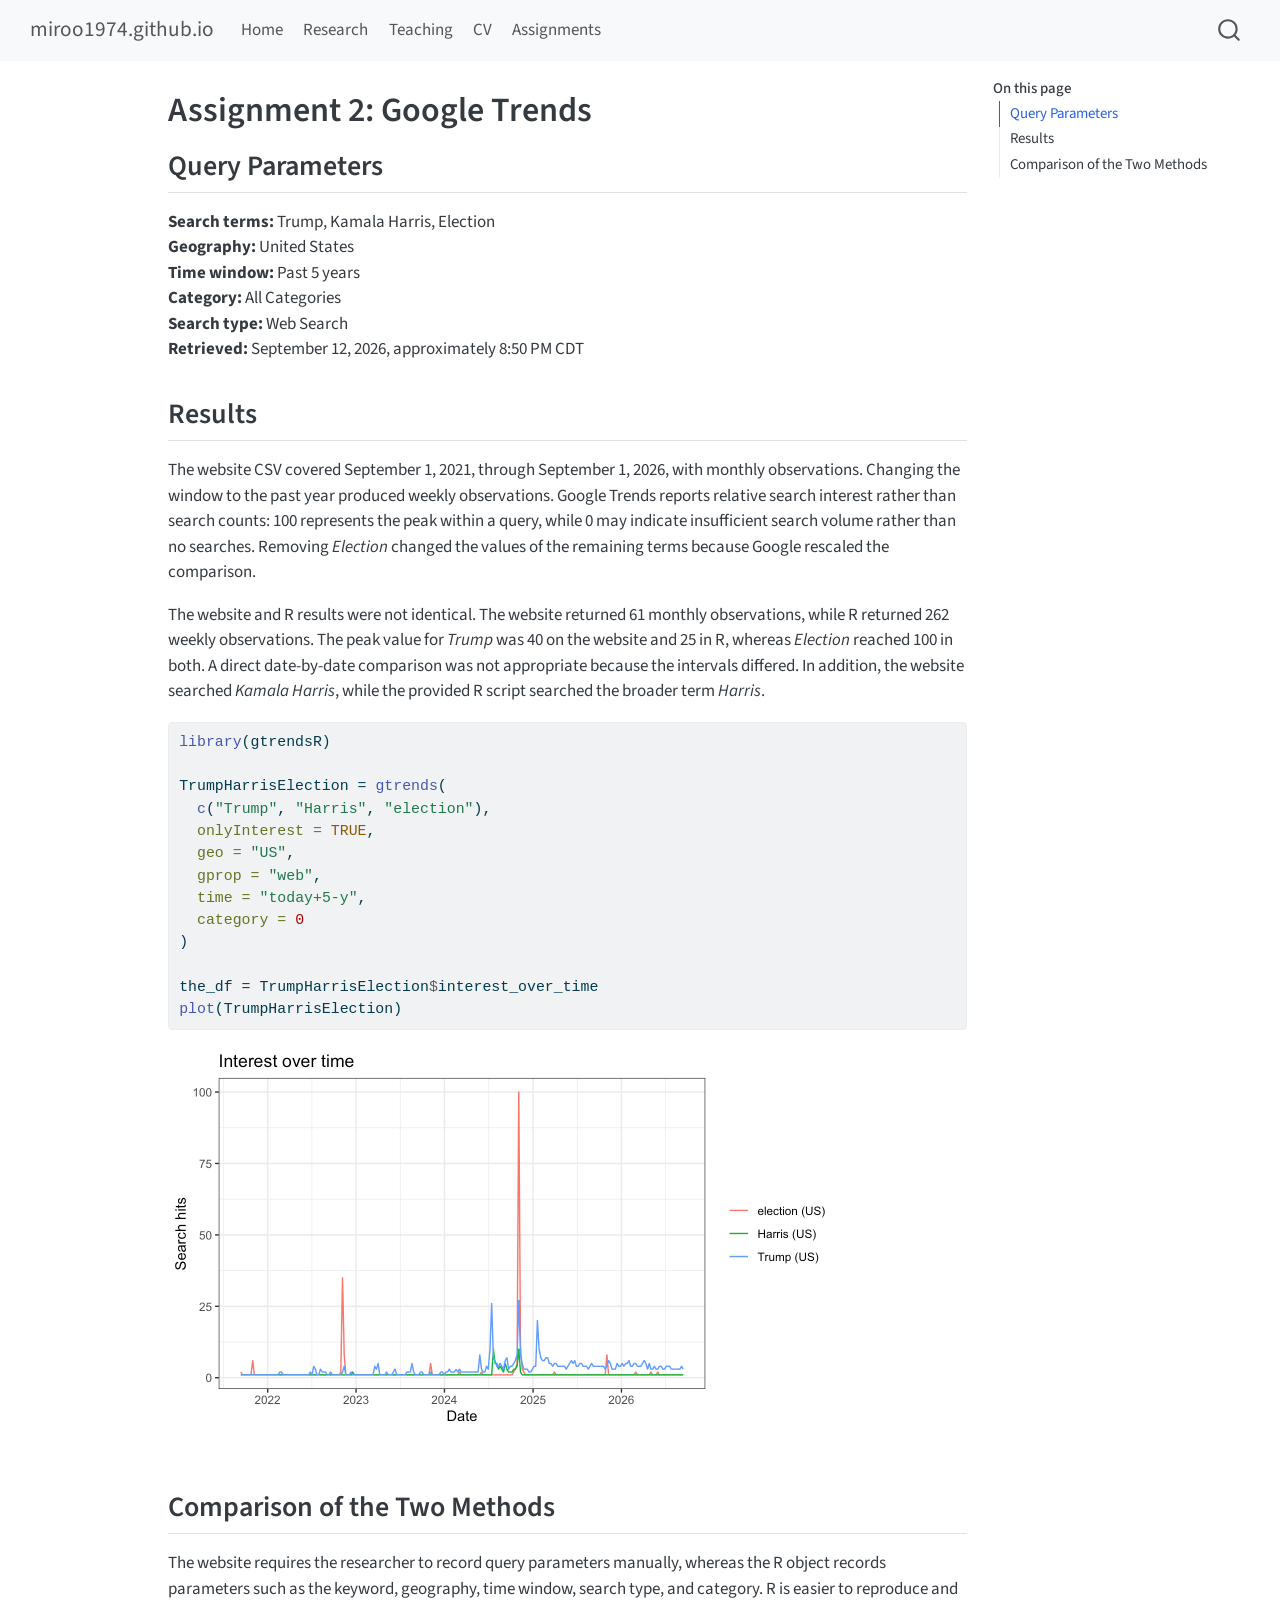
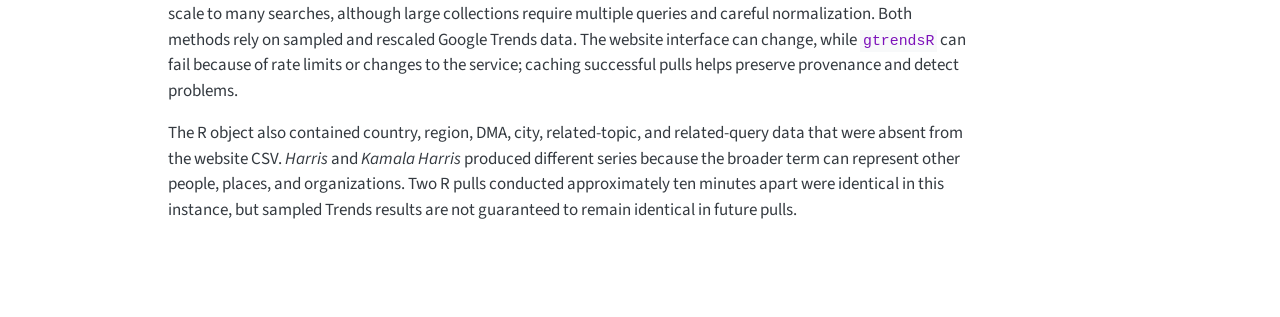
<file: docs/assignments/assign02.html>
<!DOCTYPE html>
<html xmlns="http://www.w3.org/1999/xhtml" lang="en" xml:lang="en"><head>

<meta charset="utf-8">
<meta name="generator" content="quarto-1.5.57">

<meta name="viewport" content="width=device-width, initial-scale=1.0, user-scalable=yes">


<title>Assignment 2: Google Trends – miroo1974.github.io</title>
<style>
code{white-space: pre-wrap;}
span.smallcaps{font-variant: small-caps;}
div.columns{display: flex; gap: min(4vw, 1.5em);}
div.column{flex: auto; overflow-x: auto;}
div.hanging-indent{margin-left: 1.5em; text-indent: -1.5em;}
ul.task-list{list-style: none;}
ul.task-list li input[type="checkbox"] {
  width: 0.8em;
  margin: 0 0.8em 0.2em -1em; /* quarto-specific, see https://github.com/quarto-dev/quarto-cli/issues/4556 */ 
  vertical-align: middle;
}
/* CSS for syntax highlighting */
pre > code.sourceCode { white-space: pre; position: relative; }
pre > code.sourceCode > span { line-height: 1.25; }
pre > code.sourceCode > span:empty { height: 1.2em; }
.sourceCode { overflow: visible; }
code.sourceCode > span { color: inherit; text-decoration: inherit; }
div.sourceCode { margin: 1em 0; }
pre.sourceCode { margin: 0; }
@media screen {
div.sourceCode { overflow: auto; }
}
@media print {
pre > code.sourceCode { white-space: pre-wrap; }
pre > code.sourceCode > span { display: inline-block; text-indent: -5em; padding-left: 5em; }
}
pre.numberSource code
  { counter-reset: source-line 0; }
pre.numberSource code > span
  { position: relative; left: -4em; counter-increment: source-line; }
pre.numberSource code > span > a:first-child::before
  { content: counter(source-line);
    position: relative; left: -1em; text-align: right; vertical-align: baseline;
    border: none; display: inline-block;
    -webkit-touch-callout: none; -webkit-user-select: none;
    -khtml-user-select: none; -moz-user-select: none;
    -ms-user-select: none; user-select: none;
    padding: 0 4px; width: 4em;
  }
pre.numberSource { margin-left: 3em;  padding-left: 4px; }
div.sourceCode
  {   }
@media screen {
pre > code.sourceCode > span > a:first-child::before { text-decoration: underline; }
}
</style>


<script src="../site_libs/quarto-nav/quarto-nav.js"></script>
<script src="../site_libs/quarto-nav/headroom.min.js"></script>
<script src="../site_libs/clipboard/clipboard.min.js"></script>
<script src="../site_libs/quarto-search/autocomplete.umd.js"></script>
<script src="../site_libs/quarto-search/fuse.min.js"></script>
<script src="../site_libs/quarto-search/quarto-search.js"></script>
<meta name="quarto:offset" content="../">
<script src="../site_libs/quarto-html/quarto.js"></script>
<script src="../site_libs/quarto-html/popper.min.js"></script>
<script src="../site_libs/quarto-html/tippy.umd.min.js"></script>
<script src="../site_libs/quarto-html/anchor.min.js"></script>
<link href="../site_libs/quarto-html/tippy.css" rel="stylesheet">
<link href="../site_libs/quarto-html/quarto-syntax-highlighting.css" rel="stylesheet" id="quarto-text-highlighting-styles">
<script src="../site_libs/bootstrap/bootstrap.min.js"></script>
<link href="../site_libs/bootstrap/bootstrap-icons.css" rel="stylesheet">
<link href="../site_libs/bootstrap/bootstrap.min.css" rel="stylesheet" id="quarto-bootstrap" data-mode="light">
<script id="quarto-search-options" type="application/json">{
  "location": "navbar",
  "copy-button": false,
  "collapse-after": 3,
  "panel-placement": "end",
  "type": "overlay",
  "limit": 50,
  "keyboard-shortcut": [
    "f",
    "/",
    "s"
  ],
  "show-item-context": false,
  "language": {
    "search-no-results-text": "No results",
    "search-matching-documents-text": "matching documents",
    "search-copy-link-title": "Copy link to search",
    "search-hide-matches-text": "Hide additional matches",
    "search-more-match-text": "more match in this document",
    "search-more-matches-text": "more matches in this document",
    "search-clear-button-title": "Clear",
    "search-text-placeholder": "",
    "search-detached-cancel-button-title": "Cancel",
    "search-submit-button-title": "Submit",
    "search-label": "Search"
  }
}</script>


<link rel="stylesheet" href="../styles.css">
</head>

<body class="nav-fixed">

<div id="quarto-search-results"></div>
  <header id="quarto-header" class="headroom fixed-top">
    <nav class="navbar navbar-expand-lg " data-bs-theme="dark">
      <div class="navbar-container container-fluid">
      <div class="navbar-brand-container mx-auto">
    <a class="navbar-brand" href="../index.html">
    <span class="navbar-title">miroo1974.github.io</span>
    </a>
  </div>
            <div id="quarto-search" class="" title="Search"></div>
          <button class="navbar-toggler" type="button" data-bs-toggle="collapse" data-bs-target="#navbarCollapse" aria-controls="navbarCollapse" role="menu" aria-expanded="false" aria-label="Toggle navigation" onclick="if (window.quartoToggleHeadroom) { window.quartoToggleHeadroom(); }">
  <span class="navbar-toggler-icon"></span>
</button>
          <div class="collapse navbar-collapse" id="navbarCollapse">
            <ul class="navbar-nav navbar-nav-scroll me-auto">
  <li class="nav-item">
    <a class="nav-link" href="../index.html"> 
<span class="menu-text">Home</span></a>
  </li>  
  <li class="nav-item">
    <a class="nav-link" href="../research.html"> 
<span class="menu-text">Research</span></a>
  </li>  
  <li class="nav-item">
    <a class="nav-link" href="../teaching.html"> 
<span class="menu-text">Teaching</span></a>
  </li>  
  <li class="nav-item">
    <a class="nav-link" href="../cv.html"> 
<span class="menu-text">CV</span></a>
  </li>  
  <li class="nav-item">
    <a class="nav-link" href="../assignments/index.html"> 
<span class="menu-text">Assignments</span></a>
  </li>  
</ul>
          </div> <!-- /navcollapse -->
            <div class="quarto-navbar-tools">
</div>
      </div> <!-- /container-fluid -->
    </nav>
</header>
<!-- content -->
<div id="quarto-content" class="quarto-container page-columns page-rows-contents page-layout-article page-navbar">
<!-- sidebar -->
<!-- margin-sidebar -->
    <div id="quarto-margin-sidebar" class="sidebar margin-sidebar">
        <nav id="TOC" role="doc-toc" class="toc-active">
    <h2 id="toc-title">On this page</h2>
   
  <ul>
  <li><a href="#query-parameters" id="toc-query-parameters" class="nav-link active" data-scroll-target="#query-parameters">Query Parameters</a></li>
  <li><a href="#results" id="toc-results" class="nav-link" data-scroll-target="#results">Results</a></li>
  <li><a href="#comparison-of-the-two-methods" id="toc-comparison-of-the-two-methods" class="nav-link" data-scroll-target="#comparison-of-the-two-methods">Comparison of the Two Methods</a></li>
  </ul>
</nav>
    </div>
<!-- main -->
<main class="content" id="quarto-document-content">

<header id="title-block-header" class="quarto-title-block default">
<div class="quarto-title">
<h1 class="title">Assignment 2: Google Trends</h1>
</div>



<div class="quarto-title-meta">

    
  
    
  </div>
  


</header>


<section id="query-parameters" class="level2">
<h2 class="anchored" data-anchor-id="query-parameters">Query Parameters</h2>
<p><strong>Search terms:</strong> Trump, Kamala Harris, Election<br>
<strong>Geography:</strong> United States<br>
<strong>Time window:</strong> Past 5 years<br>
<strong>Category:</strong> All Categories<br>
<strong>Search type:</strong> Web Search<br>
<strong>Retrieved:</strong> September 12, 2026, approximately 8:50 PM CDT</p>
</section>
<section id="results" class="level2">
<h2 class="anchored" data-anchor-id="results">Results</h2>
<p>The website CSV covered September 1, 2021, through September 1, 2026, with monthly observations. Changing the window to the past year produced weekly observations. Google Trends reports relative search interest rather than search counts: 100 represents the peak within a query, while 0 may indicate insufficient search volume rather than no searches. Removing <em>Election</em> changed the values of the remaining terms because Google rescaled the comparison.</p>
<p>The website and R results were not identical. The website returned 61 monthly observations, while R returned 262 weekly observations. The peak value for <em>Trump</em> was 40 on the website and 25 in R, whereas <em>Election</em> reached 100 in both. A direct date-by-date comparison was not appropriate because the intervals differed. In addition, the website searched <em>Kamala Harris</em>, while the provided R script searched the broader term <em>Harris</em>.</p>
<div class="cell">
<div class="sourceCode cell-code" id="cb1"><pre class="sourceCode r code-with-copy"><code class="sourceCode r"><span id="cb1-1"><a href="#cb1-1" aria-hidden="true" tabindex="-1"></a><span class="fu">library</span>(gtrendsR)</span>
<span id="cb1-2"><a href="#cb1-2" aria-hidden="true" tabindex="-1"></a></span>
<span id="cb1-3"><a href="#cb1-3" aria-hidden="true" tabindex="-1"></a>TrumpHarrisElection <span class="ot">=</span> <span class="fu">gtrends</span>(</span>
<span id="cb1-4"><a href="#cb1-4" aria-hidden="true" tabindex="-1"></a>  <span class="fu">c</span>(<span class="st">"Trump"</span>, <span class="st">"Harris"</span>, <span class="st">"election"</span>),</span>
<span id="cb1-5"><a href="#cb1-5" aria-hidden="true" tabindex="-1"></a>  <span class="at">onlyInterest =</span> <span class="cn">TRUE</span>,</span>
<span id="cb1-6"><a href="#cb1-6" aria-hidden="true" tabindex="-1"></a>  <span class="at">geo =</span> <span class="st">"US"</span>,</span>
<span id="cb1-7"><a href="#cb1-7" aria-hidden="true" tabindex="-1"></a>  <span class="at">gprop =</span> <span class="st">"web"</span>,</span>
<span id="cb1-8"><a href="#cb1-8" aria-hidden="true" tabindex="-1"></a>  <span class="at">time =</span> <span class="st">"today+5-y"</span>,</span>
<span id="cb1-9"><a href="#cb1-9" aria-hidden="true" tabindex="-1"></a>  <span class="at">category =</span> <span class="dv">0</span></span>
<span id="cb1-10"><a href="#cb1-10" aria-hidden="true" tabindex="-1"></a>)</span>
<span id="cb1-11"><a href="#cb1-11" aria-hidden="true" tabindex="-1"></a></span>
<span id="cb1-12"><a href="#cb1-12" aria-hidden="true" tabindex="-1"></a>the_df <span class="ot">=</span> TrumpHarrisElection<span class="sc">$</span>interest_over_time</span>
<span id="cb1-13"><a href="#cb1-13" aria-hidden="true" tabindex="-1"></a><span class="fu">plot</span>(TrumpHarrisElection)</span></code><button title="Copy to Clipboard" class="code-copy-button"><i class="bi"></i></button></pre></div>
<div class="cell-output-display">
<div>
<figure class="figure">
<p><img src="assign02_files/figure-html/unnamed-chunk-1-1.png" class="img-fluid figure-img" width="672"></p>
</figure>
</div>
</div>
</div>
</section>
<section id="comparison-of-the-two-methods" class="level2">
<h2 class="anchored" data-anchor-id="comparison-of-the-two-methods">Comparison of the Two Methods</h2>
<p>The website requires the researcher to record query parameters manually, whereas the R object records parameters such as the keyword, geography, time window, search type, and category. R is easier to reproduce and scale to many searches, although large collections require multiple queries and careful normalization. Both methods rely on sampled and rescaled Google Trends data. The website interface can change, while <code>gtrendsR</code> can fail because of rate limits or changes to the service; caching successful pulls helps preserve provenance and detect problems.</p>
<p>The R object also contained country, region, DMA, city, related-topic, and related-query data that were absent from the website CSV. <em>Harris</em> and <em>Kamala Harris</em> produced different series because the broader term can represent other people, places, and organizations. Two R pulls conducted approximately ten minutes apart were identical in this instance, but sampled Trends results are not guaranteed to remain identical in future pulls.</p>


</section>

</main> <!-- /main -->
<script id="quarto-html-after-body" type="application/javascript">
window.document.addEventListener("DOMContentLoaded", function (event) {
  const toggleBodyColorMode = (bsSheetEl) => {
    const mode = bsSheetEl.getAttribute("data-mode");
    const bodyEl = window.document.querySelector("body");
    if (mode === "dark") {
      bodyEl.classList.add("quarto-dark");
      bodyEl.classList.remove("quarto-light");
    } else {
      bodyEl.classList.add("quarto-light");
      bodyEl.classList.remove("quarto-dark");
    }
  }
  const toggleBodyColorPrimary = () => {
    const bsSheetEl = window.document.querySelector("link#quarto-bootstrap");
    if (bsSheetEl) {
      toggleBodyColorMode(bsSheetEl);
    }
  }
  toggleBodyColorPrimary();  
  const icon = "";
  const anchorJS = new window.AnchorJS();
  anchorJS.options = {
    placement: 'right',
    icon: icon
  };
  anchorJS.add('.anchored');
  const isCodeAnnotation = (el) => {
    for (const clz of el.classList) {
      if (clz.startsWith('code-annotation-')) {                     
        return true;
      }
    }
    return false;
  }
  const onCopySuccess = function(e) {
    // button target
    const button = e.trigger;
    // don't keep focus
    button.blur();
    // flash "checked"
    button.classList.add('code-copy-button-checked');
    var currentTitle = button.getAttribute("title");
    button.setAttribute("title", "Copied!");
    let tooltip;
    if (window.bootstrap) {
      button.setAttribute("data-bs-toggle", "tooltip");
      button.setAttribute("data-bs-placement", "left");
      button.setAttribute("data-bs-title", "Copied!");
      tooltip = new bootstrap.Tooltip(button, 
        { trigger: "manual", 
          customClass: "code-copy-button-tooltip",
          offset: [0, -8]});
      tooltip.show();    
    }
    setTimeout(function() {
      if (tooltip) {
        tooltip.hide();
        button.removeAttribute("data-bs-title");
        button.removeAttribute("data-bs-toggle");
        button.removeAttribute("data-bs-placement");
      }
      button.setAttribute("title", currentTitle);
      button.classList.remove('code-copy-button-checked');
    }, 1000);
    // clear code selection
    e.clearSelection();
  }
  const getTextToCopy = function(trigger) {
      const codeEl = trigger.previousElementSibling.cloneNode(true);
      for (const childEl of codeEl.children) {
        if (isCodeAnnotation(childEl)) {
          childEl.remove();
        }
      }
      return codeEl.innerText;
  }
  const clipboard = new window.ClipboardJS('.code-copy-button:not([data-in-quarto-modal])', {
    text: getTextToCopy
  });
  clipboard.on('success', onCopySuccess);
  if (window.document.getElementById('quarto-embedded-source-code-modal')) {
    // For code content inside modals, clipBoardJS needs to be initialized with a container option
    // TODO: Check when it could be a function (https://github.com/zenorocha/clipboard.js/issues/860)
    const clipboardModal = new window.ClipboardJS('.code-copy-button[data-in-quarto-modal]', {
      text: getTextToCopy,
      container: window.document.getElementById('quarto-embedded-source-code-modal')
    });
    clipboardModal.on('success', onCopySuccess);
  }
    var localhostRegex = new RegExp(/^(?:http|https):\/\/localhost\:?[0-9]*\//);
    var mailtoRegex = new RegExp(/^mailto:/);
      var filterRegex = new RegExp('/' + window.location.host + '/');
    var isInternal = (href) => {
        return filterRegex.test(href) || localhostRegex.test(href) || mailtoRegex.test(href);
    }
    // Inspect non-navigation links and adorn them if external
 	var links = window.document.querySelectorAll('a[href]:not(.nav-link):not(.navbar-brand):not(.toc-action):not(.sidebar-link):not(.sidebar-item-toggle):not(.pagination-link):not(.no-external):not([aria-hidden]):not(.dropdown-item):not(.quarto-navigation-tool):not(.about-link)');
    for (var i=0; i<links.length; i++) {
      const link = links[i];
      if (!isInternal(link.href)) {
        // undo the damage that might have been done by quarto-nav.js in the case of
        // links that we want to consider external
        if (link.dataset.originalHref !== undefined) {
          link.href = link.dataset.originalHref;
        }
      }
    }
  function tippyHover(el, contentFn, onTriggerFn, onUntriggerFn) {
    const config = {
      allowHTML: true,
      maxWidth: 500,
      delay: 100,
      arrow: false,
      appendTo: function(el) {
          return el.parentElement;
      },
      interactive: true,
      interactiveBorder: 10,
      theme: 'quarto',
      placement: 'bottom-start',
    };
    if (contentFn) {
      config.content = contentFn;
    }
    if (onTriggerFn) {
      config.onTrigger = onTriggerFn;
    }
    if (onUntriggerFn) {
      config.onUntrigger = onUntriggerFn;
    }
    window.tippy(el, config); 
  }
  const noterefs = window.document.querySelectorAll('a[role="doc-noteref"]');
  for (var i=0; i<noterefs.length; i++) {
    const ref = noterefs[i];
    tippyHover(ref, function() {
      // use id or data attribute instead here
      let href = ref.getAttribute('data-footnote-href') || ref.getAttribute('href');
      try { href = new URL(href).hash; } catch {}
      const id = href.replace(/^#\/?/, "");
      const note = window.document.getElementById(id);
      if (note) {
        return note.innerHTML;
      } else {
        return "";
      }
    });
  }
  const xrefs = window.document.querySelectorAll('a.quarto-xref');
  const processXRef = (id, note) => {
    // Strip column container classes
    const stripColumnClz = (el) => {
      el.classList.remove("page-full", "page-columns");
      if (el.children) {
        for (const child of el.children) {
          stripColumnClz(child);
        }
      }
    }
    stripColumnClz(note)
    if (id === null || id.startsWith('sec-')) {
      // Special case sections, only their first couple elements
      const container = document.createElement("div");
      if (note.children && note.children.length > 2) {
        container.appendChild(note.children[0].cloneNode(true));
        for (let i = 1; i < note.children.length; i++) {
          const child = note.children[i];
          if (child.tagName === "P" && child.innerText === "") {
            continue;
          } else {
            container.appendChild(child.cloneNode(true));
            break;
          }
        }
        if (window.Quarto?.typesetMath) {
          window.Quarto.typesetMath(container);
        }
        return container.innerHTML
      } else {
        if (window.Quarto?.typesetMath) {
          window.Quarto.typesetMath(note);
        }
        return note.innerHTML;
      }
    } else {
      // Remove any anchor links if they are present
      const anchorLink = note.querySelector('a.anchorjs-link');
      if (anchorLink) {
        anchorLink.remove();
      }
      if (window.Quarto?.typesetMath) {
        window.Quarto.typesetMath(note);
      }
      // TODO in 1.5, we should make sure this works without a callout special case
      if (note.classList.contains("callout")) {
        return note.outerHTML;
      } else {
        return note.innerHTML;
      }
    }
  }
  for (var i=0; i<xrefs.length; i++) {
    const xref = xrefs[i];
    tippyHover(xref, undefined, function(instance) {
      instance.disable();
      let url = xref.getAttribute('href');
      let hash = undefined; 
      if (url.startsWith('#')) {
        hash = url;
      } else {
        try { hash = new URL(url).hash; } catch {}
      }
      if (hash) {
        const id = hash.replace(/^#\/?/, "");
        const note = window.document.getElementById(id);
        if (note !== null) {
          try {
            const html = processXRef(id, note.cloneNode(true));
            instance.setContent(html);
          } finally {
            instance.enable();
            instance.show();
          }
        } else {
          // See if we can fetch this
          fetch(url.split('#')[0])
          .then(res => res.text())
          .then(html => {
            const parser = new DOMParser();
            const htmlDoc = parser.parseFromString(html, "text/html");
            const note = htmlDoc.getElementById(id);
            if (note !== null) {
              const html = processXRef(id, note);
              instance.setContent(html);
            } 
          }).finally(() => {
            instance.enable();
            instance.show();
          });
        }
      } else {
        // See if we can fetch a full url (with no hash to target)
        // This is a special case and we should probably do some content thinning / targeting
        fetch(url)
        .then(res => res.text())
        .then(html => {
          const parser = new DOMParser();
          const htmlDoc = parser.parseFromString(html, "text/html");
          const note = htmlDoc.querySelector('main.content');
          if (note !== null) {
            // This should only happen for chapter cross references
            // (since there is no id in the URL)
            // remove the first header
            if (note.children.length > 0 && note.children[0].tagName === "HEADER") {
              note.children[0].remove();
            }
            const html = processXRef(null, note);
            instance.setContent(html);
          } 
        }).finally(() => {
          instance.enable();
          instance.show();
        });
      }
    }, function(instance) {
    });
  }
      let selectedAnnoteEl;
      const selectorForAnnotation = ( cell, annotation) => {
        let cellAttr = 'data-code-cell="' + cell + '"';
        let lineAttr = 'data-code-annotation="' +  annotation + '"';
        const selector = 'span[' + cellAttr + '][' + lineAttr + ']';
        return selector;
      }
      const selectCodeLines = (annoteEl) => {
        const doc = window.document;
        const targetCell = annoteEl.getAttribute("data-target-cell");
        const targetAnnotation = annoteEl.getAttribute("data-target-annotation");
        const annoteSpan = window.document.querySelector(selectorForAnnotation(targetCell, targetAnnotation));
        const lines = annoteSpan.getAttribute("data-code-lines").split(",");
        const lineIds = lines.map((line) => {
          return targetCell + "-" + line;
        })
        let top = null;
        let height = null;
        let parent = null;
        if (lineIds.length > 0) {
            //compute the position of the single el (top and bottom and make a div)
            const el = window.document.getElementById(lineIds[0]);
            top = el.offsetTop;
            height = el.offsetHeight;
            parent = el.parentElement.parentElement;
          if (lineIds.length > 1) {
            const lastEl = window.document.getElementById(lineIds[lineIds.length - 1]);
            const bottom = lastEl.offsetTop + lastEl.offsetHeight;
            height = bottom - top;
          }
          if (top !== null && height !== null && parent !== null) {
            // cook up a div (if necessary) and position it 
            let div = window.document.getElementById("code-annotation-line-highlight");
            if (div === null) {
              div = window.document.createElement("div");
              div.setAttribute("id", "code-annotation-line-highlight");
              div.style.position = 'absolute';
              parent.appendChild(div);
            }
            div.style.top = top - 2 + "px";
            div.style.height = height + 4 + "px";
            div.style.left = 0;
            let gutterDiv = window.document.getElementById("code-annotation-line-highlight-gutter");
            if (gutterDiv === null) {
              gutterDiv = window.document.createElement("div");
              gutterDiv.setAttribute("id", "code-annotation-line-highlight-gutter");
              gutterDiv.style.position = 'absolute';
              const codeCell = window.document.getElementById(targetCell);
              const gutter = codeCell.querySelector('.code-annotation-gutter');
              gutter.appendChild(gutterDiv);
            }
            gutterDiv.style.top = top - 2 + "px";
            gutterDiv.style.height = height + 4 + "px";
          }
          selectedAnnoteEl = annoteEl;
        }
      };
      const unselectCodeLines = () => {
        const elementsIds = ["code-annotation-line-highlight", "code-annotation-line-highlight-gutter"];
        elementsIds.forEach((elId) => {
          const div = window.document.getElementById(elId);
          if (div) {
            div.remove();
          }
        });
        selectedAnnoteEl = undefined;
      };
        // Handle positioning of the toggle
    window.addEventListener(
      "resize",
      throttle(() => {
        elRect = undefined;
        if (selectedAnnoteEl) {
          selectCodeLines(selectedAnnoteEl);
        }
      }, 10)
    );
    function throttle(fn, ms) {
    let throttle = false;
    let timer;
      return (...args) => {
        if(!throttle) { // first call gets through
            fn.apply(this, args);
            throttle = true;
        } else { // all the others get throttled
            if(timer) clearTimeout(timer); // cancel #2
            timer = setTimeout(() => {
              fn.apply(this, args);
              timer = throttle = false;
            }, ms);
        }
      };
    }
      // Attach click handler to the DT
      const annoteDls = window.document.querySelectorAll('dt[data-target-cell]');
      for (const annoteDlNode of annoteDls) {
        annoteDlNode.addEventListener('click', (event) => {
          const clickedEl = event.target;
          if (clickedEl !== selectedAnnoteEl) {
            unselectCodeLines();
            const activeEl = window.document.querySelector('dt[data-target-cell].code-annotation-active');
            if (activeEl) {
              activeEl.classList.remove('code-annotation-active');
            }
            selectCodeLines(clickedEl);
            clickedEl.classList.add('code-annotation-active');
          } else {
            // Unselect the line
            unselectCodeLines();
            clickedEl.classList.remove('code-annotation-active');
          }
        });
      }
  const findCites = (el) => {
    const parentEl = el.parentElement;
    if (parentEl) {
      const cites = parentEl.dataset.cites;
      if (cites) {
        return {
          el,
          cites: cites.split(' ')
        };
      } else {
        return findCites(el.parentElement)
      }
    } else {
      return undefined;
    }
  };
  var bibliorefs = window.document.querySelectorAll('a[role="doc-biblioref"]');
  for (var i=0; i<bibliorefs.length; i++) {
    const ref = bibliorefs[i];
    const citeInfo = findCites(ref);
    if (citeInfo) {
      tippyHover(citeInfo.el, function() {
        var popup = window.document.createElement('div');
        citeInfo.cites.forEach(function(cite) {
          var citeDiv = window.document.createElement('div');
          citeDiv.classList.add('hanging-indent');
          citeDiv.classList.add('csl-entry');
          var biblioDiv = window.document.getElementById('ref-' + cite);
          if (biblioDiv) {
            citeDiv.innerHTML = biblioDiv.innerHTML;
          }
          popup.appendChild(citeDiv);
        });
        return popup.innerHTML;
      });
    }
  }
});
</script>
</div> <!-- /content -->




</body></html>
</file>
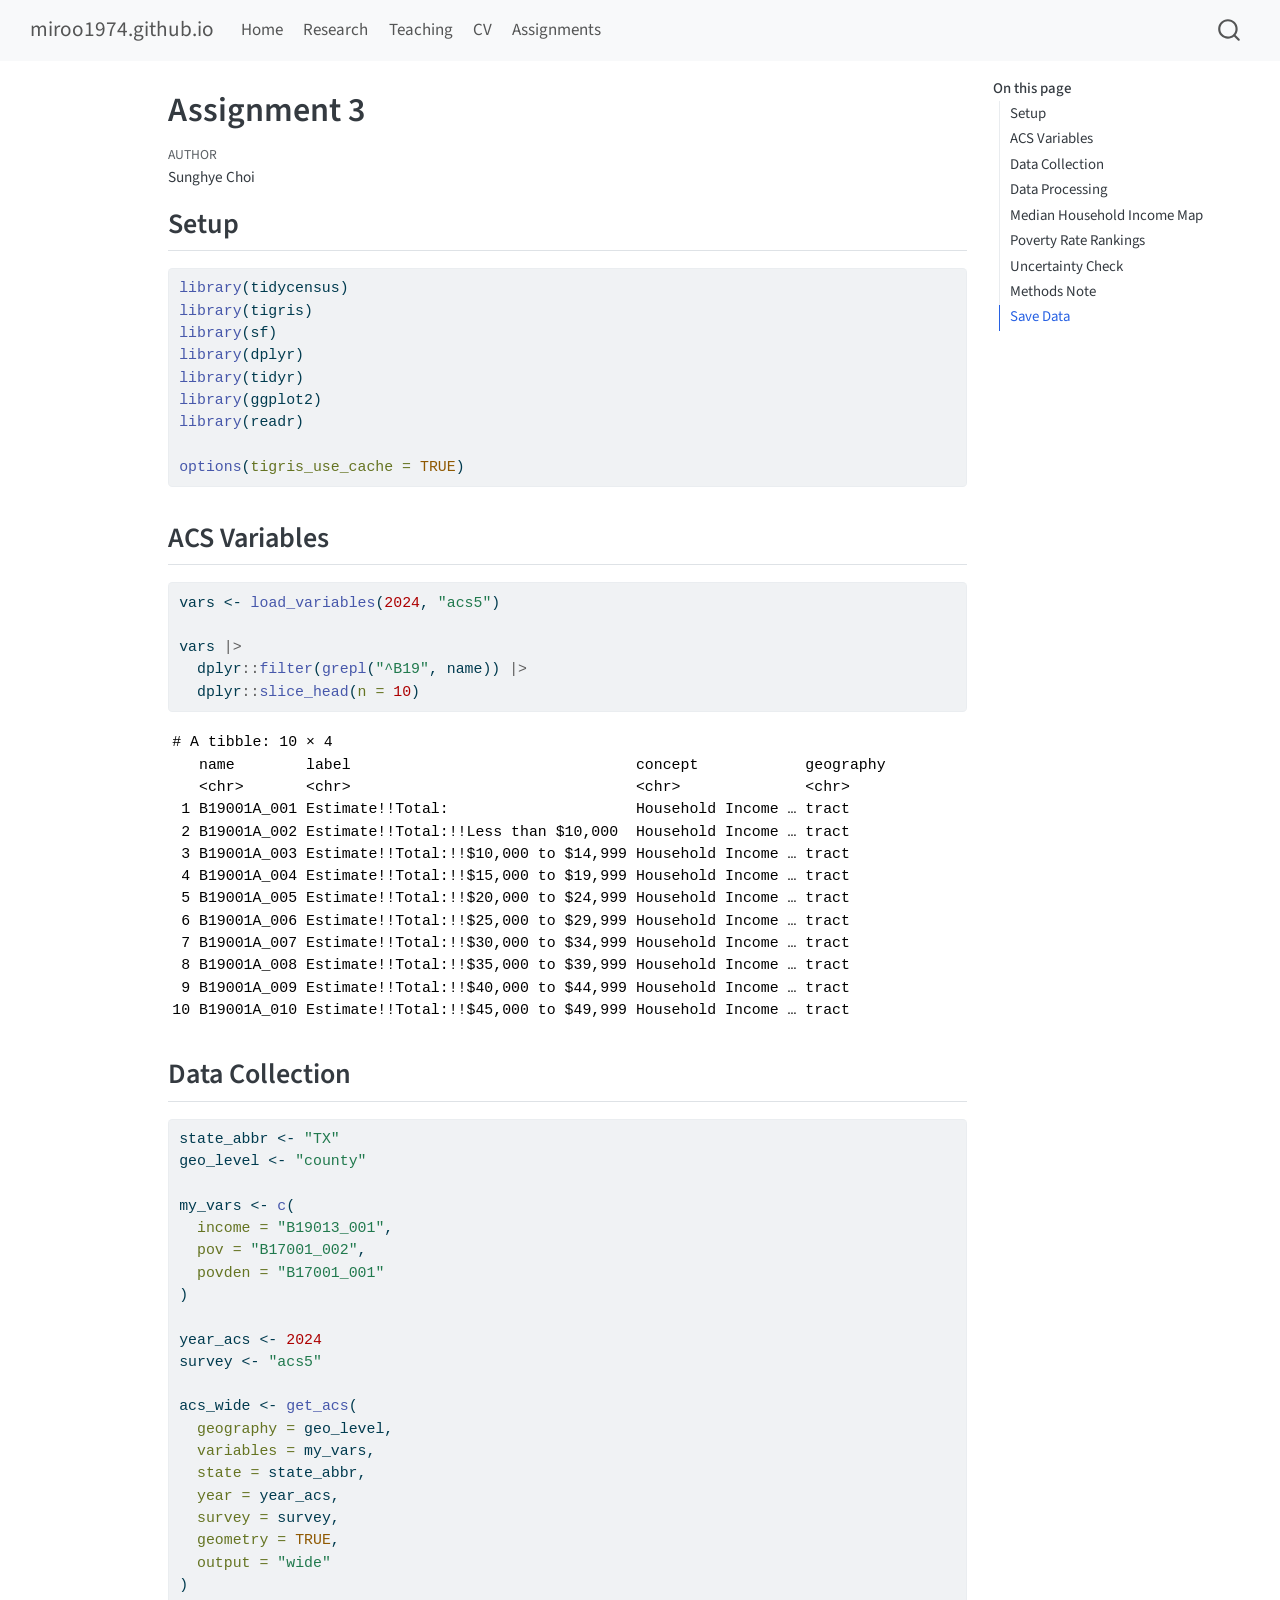
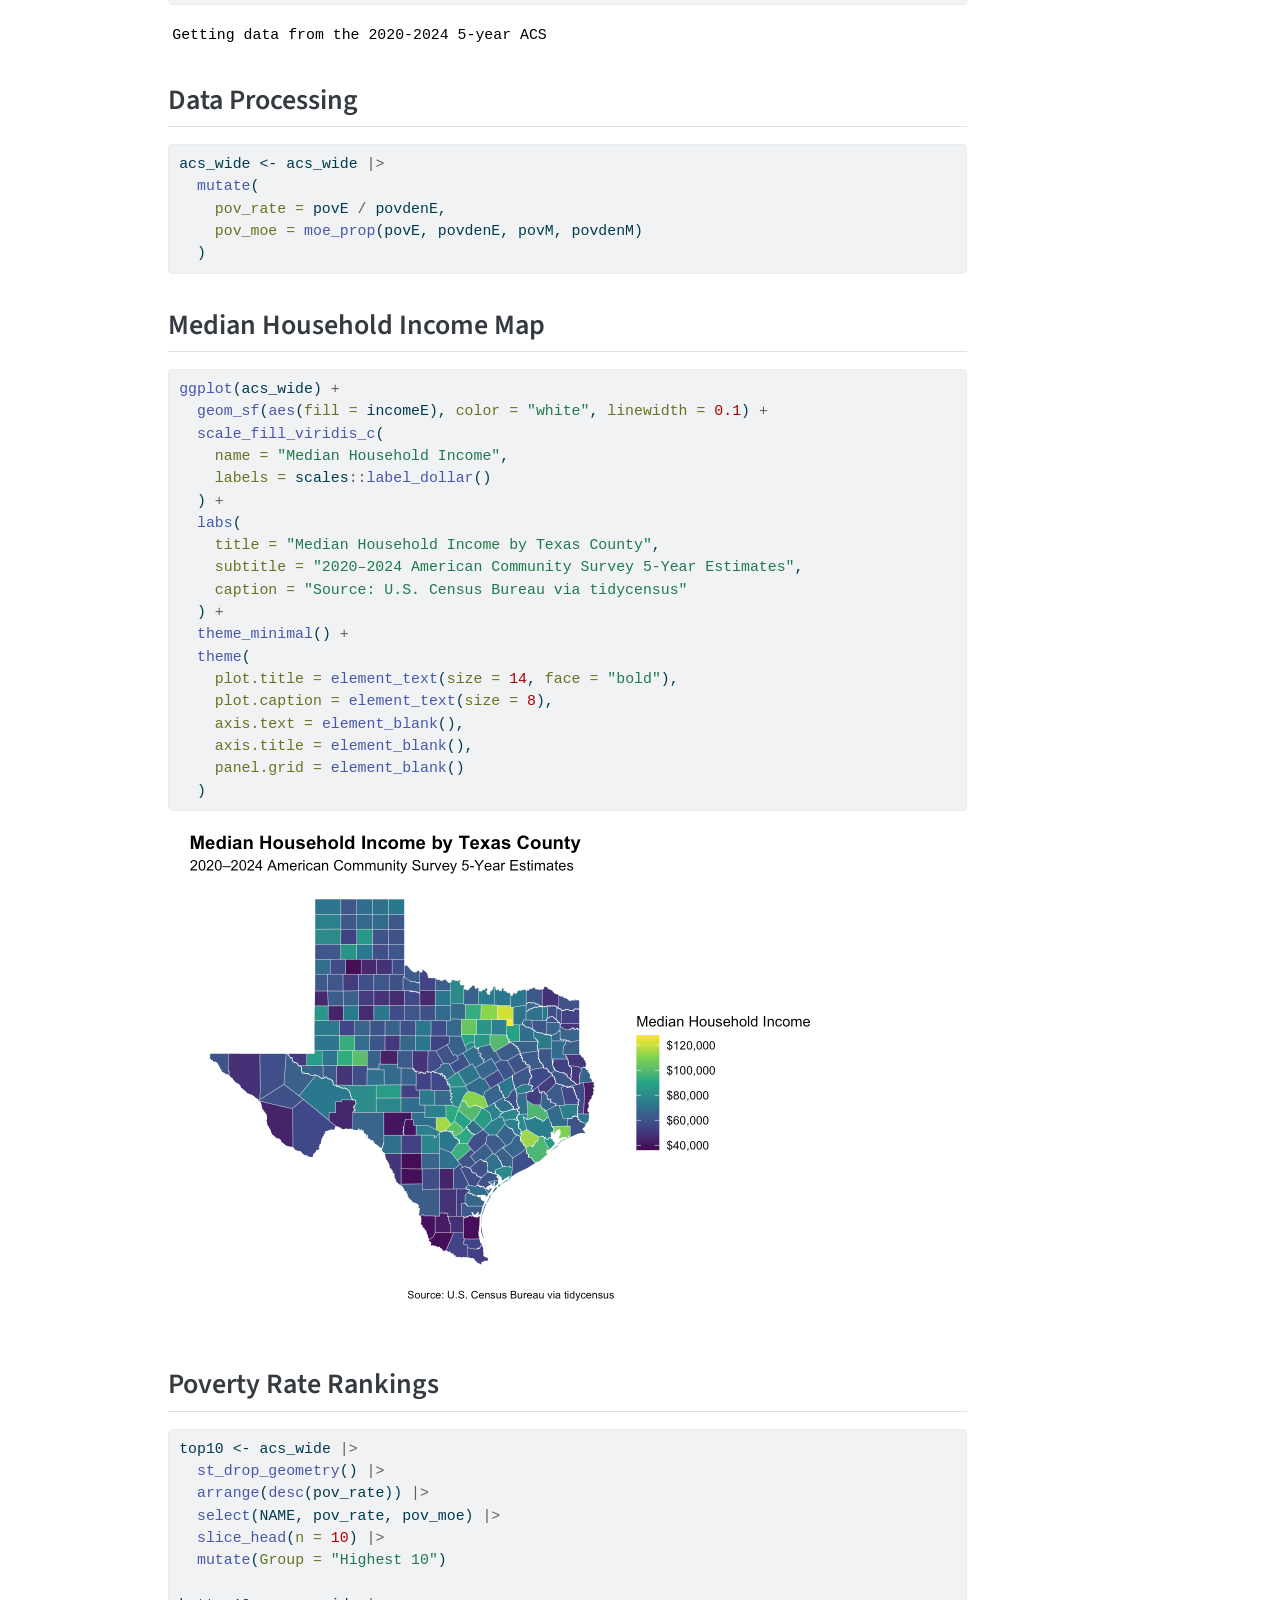
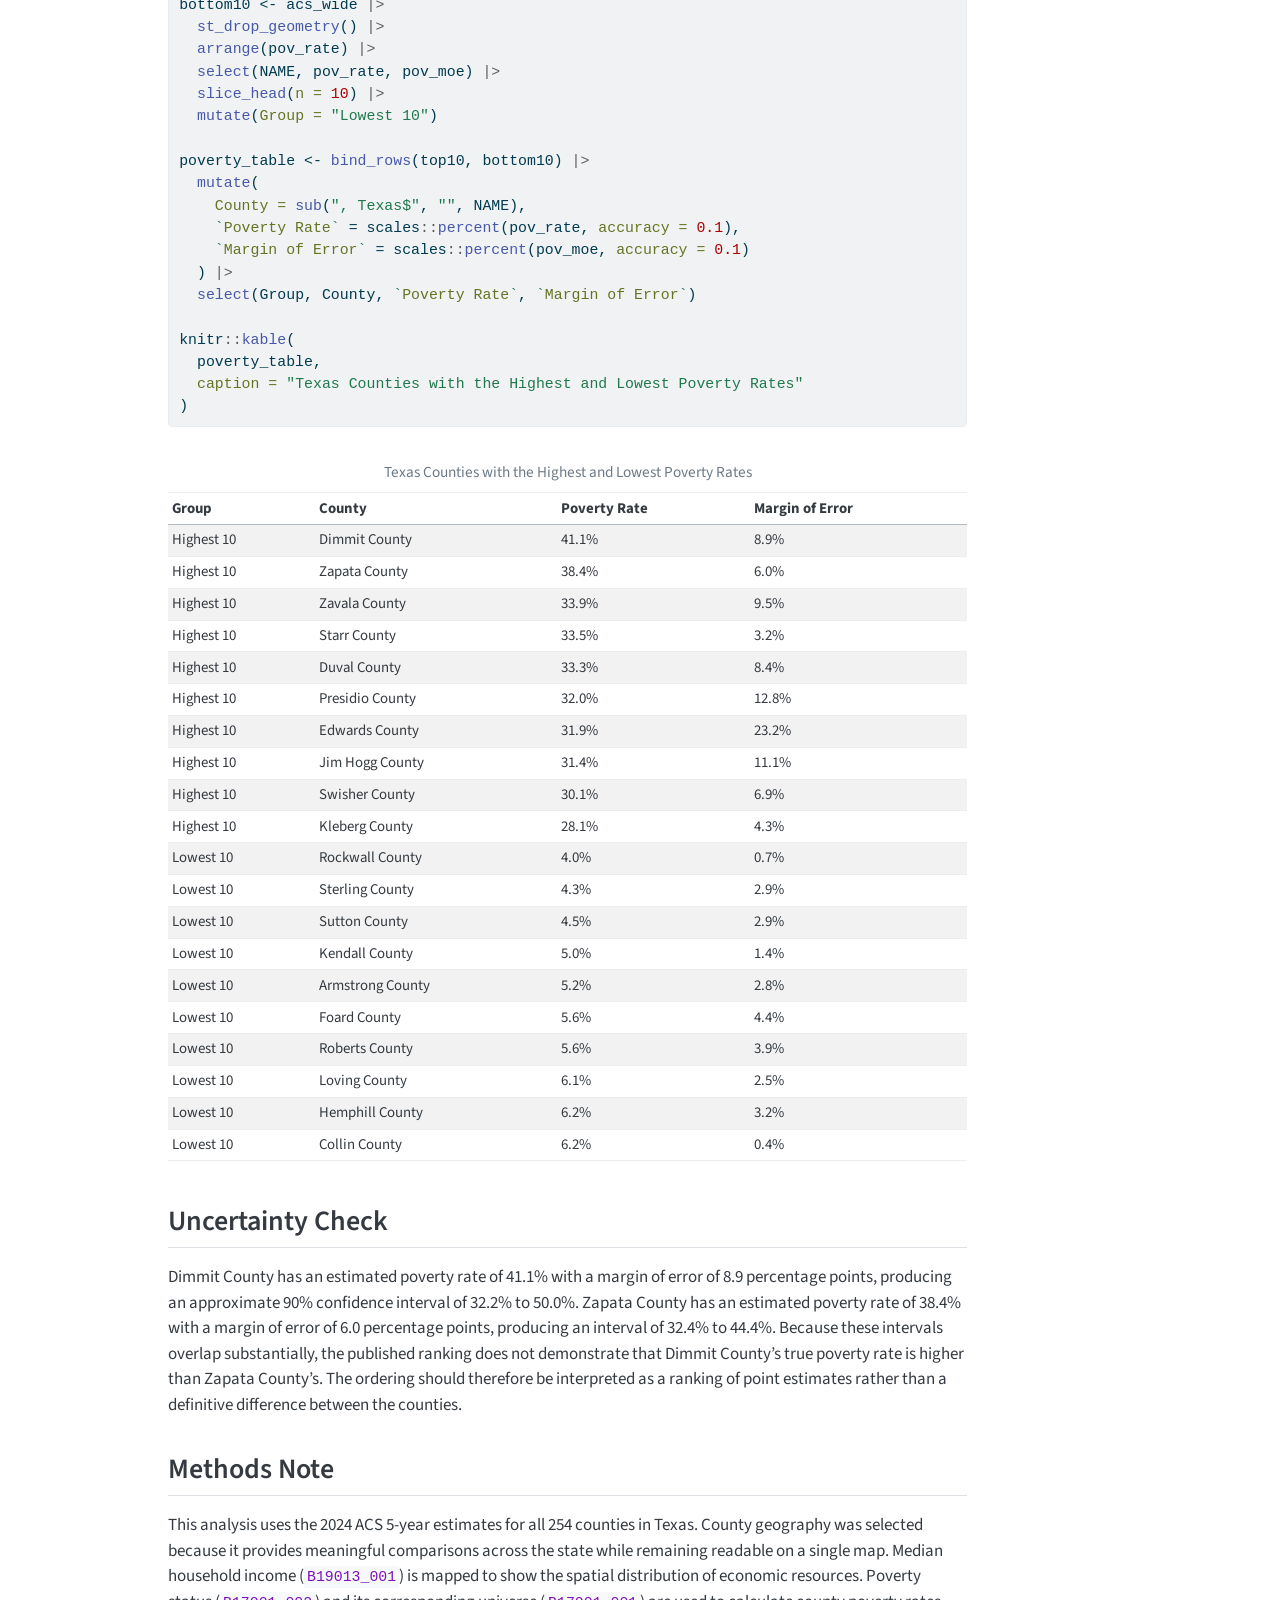
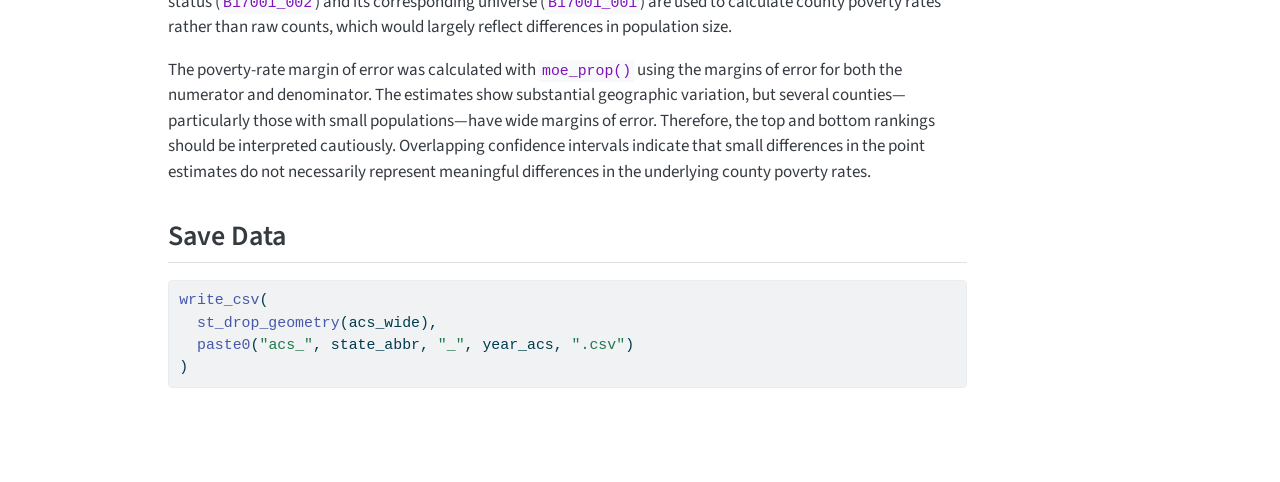
<file: docs/assignments/assign03.html>
<!DOCTYPE html>
<html xmlns="http://www.w3.org/1999/xhtml" lang="en" xml:lang="en"><head>

<meta charset="utf-8">
<meta name="generator" content="quarto-1.5.57">

<meta name="viewport" content="width=device-width, initial-scale=1.0, user-scalable=yes">

<meta name="author" content="Sunghye Choi">

<title>Assignment 3 – miroo1974.github.io</title>
<style>
code{white-space: pre-wrap;}
span.smallcaps{font-variant: small-caps;}
div.columns{display: flex; gap: min(4vw, 1.5em);}
div.column{flex: auto; overflow-x: auto;}
div.hanging-indent{margin-left: 1.5em; text-indent: -1.5em;}
ul.task-list{list-style: none;}
ul.task-list li input[type="checkbox"] {
  width: 0.8em;
  margin: 0 0.8em 0.2em -1em; /* quarto-specific, see https://github.com/quarto-dev/quarto-cli/issues/4556 */ 
  vertical-align: middle;
}
/* CSS for syntax highlighting */
pre > code.sourceCode { white-space: pre; position: relative; }
pre > code.sourceCode > span { line-height: 1.25; }
pre > code.sourceCode > span:empty { height: 1.2em; }
.sourceCode { overflow: visible; }
code.sourceCode > span { color: inherit; text-decoration: inherit; }
div.sourceCode { margin: 1em 0; }
pre.sourceCode { margin: 0; }
@media screen {
div.sourceCode { overflow: auto; }
}
@media print {
pre > code.sourceCode { white-space: pre-wrap; }
pre > code.sourceCode > span { display: inline-block; text-indent: -5em; padding-left: 5em; }
}
pre.numberSource code
  { counter-reset: source-line 0; }
pre.numberSource code > span
  { position: relative; left: -4em; counter-increment: source-line; }
pre.numberSource code > span > a:first-child::before
  { content: counter(source-line);
    position: relative; left: -1em; text-align: right; vertical-align: baseline;
    border: none; display: inline-block;
    -webkit-touch-callout: none; -webkit-user-select: none;
    -khtml-user-select: none; -moz-user-select: none;
    -ms-user-select: none; user-select: none;
    padding: 0 4px; width: 4em;
  }
pre.numberSource { margin-left: 3em;  padding-left: 4px; }
div.sourceCode
  {   }
@media screen {
pre > code.sourceCode > span > a:first-child::before { text-decoration: underline; }
}
</style>


<script src="../site_libs/quarto-nav/quarto-nav.js"></script>
<script src="../site_libs/quarto-nav/headroom.min.js"></script>
<script src="../site_libs/clipboard/clipboard.min.js"></script>
<script src="../site_libs/quarto-search/autocomplete.umd.js"></script>
<script src="../site_libs/quarto-search/fuse.min.js"></script>
<script src="../site_libs/quarto-search/quarto-search.js"></script>
<meta name="quarto:offset" content="../">
<script src="../site_libs/quarto-html/quarto.js"></script>
<script src="../site_libs/quarto-html/popper.min.js"></script>
<script src="../site_libs/quarto-html/tippy.umd.min.js"></script>
<script src="../site_libs/quarto-html/anchor.min.js"></script>
<link href="../site_libs/quarto-html/tippy.css" rel="stylesheet">
<link href="../site_libs/quarto-html/quarto-syntax-highlighting.css" rel="stylesheet" id="quarto-text-highlighting-styles">
<script src="../site_libs/bootstrap/bootstrap.min.js"></script>
<link href="../site_libs/bootstrap/bootstrap-icons.css" rel="stylesheet">
<link href="../site_libs/bootstrap/bootstrap.min.css" rel="stylesheet" id="quarto-bootstrap" data-mode="light">
<script id="quarto-search-options" type="application/json">{
  "location": "navbar",
  "copy-button": false,
  "collapse-after": 3,
  "panel-placement": "end",
  "type": "overlay",
  "limit": 50,
  "keyboard-shortcut": [
    "f",
    "/",
    "s"
  ],
  "show-item-context": false,
  "language": {
    "search-no-results-text": "No results",
    "search-matching-documents-text": "matching documents",
    "search-copy-link-title": "Copy link to search",
    "search-hide-matches-text": "Hide additional matches",
    "search-more-match-text": "more match in this document",
    "search-more-matches-text": "more matches in this document",
    "search-clear-button-title": "Clear",
    "search-text-placeholder": "",
    "search-detached-cancel-button-title": "Cancel",
    "search-submit-button-title": "Submit",
    "search-label": "Search"
  }
}</script>


<link rel="stylesheet" href="../styles.css">
</head>

<body class="nav-fixed">

<div id="quarto-search-results"></div>
  <header id="quarto-header" class="headroom fixed-top">
    <nav class="navbar navbar-expand-lg " data-bs-theme="dark">
      <div class="navbar-container container-fluid">
      <div class="navbar-brand-container mx-auto">
    <a class="navbar-brand" href="../index.html">
    <span class="navbar-title">miroo1974.github.io</span>
    </a>
  </div>
            <div id="quarto-search" class="" title="Search"></div>
          <button class="navbar-toggler" type="button" data-bs-toggle="collapse" data-bs-target="#navbarCollapse" aria-controls="navbarCollapse" role="menu" aria-expanded="false" aria-label="Toggle navigation" onclick="if (window.quartoToggleHeadroom) { window.quartoToggleHeadroom(); }">
  <span class="navbar-toggler-icon"></span>
</button>
          <div class="collapse navbar-collapse" id="navbarCollapse">
            <ul class="navbar-nav navbar-nav-scroll me-auto">
  <li class="nav-item">
    <a class="nav-link" href="../index.html"> 
<span class="menu-text">Home</span></a>
  </li>  
  <li class="nav-item">
    <a class="nav-link" href="../research.html"> 
<span class="menu-text">Research</span></a>
  </li>  
  <li class="nav-item">
    <a class="nav-link" href="../teaching.html"> 
<span class="menu-text">Teaching</span></a>
  </li>  
  <li class="nav-item">
    <a class="nav-link" href="../cv.html"> 
<span class="menu-text">CV</span></a>
  </li>  
  <li class="nav-item">
    <a class="nav-link" href="../assignments/index.html"> 
<span class="menu-text">Assignments</span></a>
  </li>  
</ul>
          </div> <!-- /navcollapse -->
            <div class="quarto-navbar-tools">
</div>
      </div> <!-- /container-fluid -->
    </nav>
</header>
<!-- content -->
<div id="quarto-content" class="quarto-container page-columns page-rows-contents page-layout-article page-navbar">
<!-- sidebar -->
<!-- margin-sidebar -->
    <div id="quarto-margin-sidebar" class="sidebar margin-sidebar">
        <nav id="TOC" role="doc-toc" class="toc-active">
    <h2 id="toc-title">On this page</h2>
   
  <ul>
  <li><a href="#setup" id="toc-setup" class="nav-link active" data-scroll-target="#setup">Setup</a></li>
  <li><a href="#acs-variables" id="toc-acs-variables" class="nav-link" data-scroll-target="#acs-variables">ACS Variables</a></li>
  <li><a href="#data-collection" id="toc-data-collection" class="nav-link" data-scroll-target="#data-collection">Data Collection</a></li>
  <li><a href="#data-processing" id="toc-data-processing" class="nav-link" data-scroll-target="#data-processing">Data Processing</a></li>
  <li><a href="#median-household-income-map" id="toc-median-household-income-map" class="nav-link" data-scroll-target="#median-household-income-map">Median Household Income Map</a></li>
  <li><a href="#poverty-rate-rankings" id="toc-poverty-rate-rankings" class="nav-link" data-scroll-target="#poverty-rate-rankings">Poverty Rate Rankings</a></li>
  <li><a href="#uncertainty-check" id="toc-uncertainty-check" class="nav-link" data-scroll-target="#uncertainty-check">Uncertainty Check</a></li>
  <li><a href="#methods-note" id="toc-methods-note" class="nav-link" data-scroll-target="#methods-note">Methods Note</a></li>
  <li><a href="#save-data" id="toc-save-data" class="nav-link" data-scroll-target="#save-data">Save Data</a></li>
  </ul>
</nav>
    </div>
<!-- main -->
<main class="content" id="quarto-document-content">

<header id="title-block-header" class="quarto-title-block default">
<div class="quarto-title">
<h1 class="title">Assignment 3</h1>
</div>



<div class="quarto-title-meta">

    <div>
    <div class="quarto-title-meta-heading">Author</div>
    <div class="quarto-title-meta-contents">
             <p>Sunghye Choi </p>
          </div>
  </div>
    
  
    
  </div>
  


</header>


<section id="setup" class="level2">
<h2 class="anchored" data-anchor-id="setup">Setup</h2>
<div class="cell">
<div class="sourceCode cell-code" id="cb1"><pre class="sourceCode r code-with-copy"><code class="sourceCode r"><span id="cb1-1"><a href="#cb1-1" aria-hidden="true" tabindex="-1"></a><span class="fu">library</span>(tidycensus)</span>
<span id="cb1-2"><a href="#cb1-2" aria-hidden="true" tabindex="-1"></a><span class="fu">library</span>(tigris)</span>
<span id="cb1-3"><a href="#cb1-3" aria-hidden="true" tabindex="-1"></a><span class="fu">library</span>(sf)</span>
<span id="cb1-4"><a href="#cb1-4" aria-hidden="true" tabindex="-1"></a><span class="fu">library</span>(dplyr)</span>
<span id="cb1-5"><a href="#cb1-5" aria-hidden="true" tabindex="-1"></a><span class="fu">library</span>(tidyr)</span>
<span id="cb1-6"><a href="#cb1-6" aria-hidden="true" tabindex="-1"></a><span class="fu">library</span>(ggplot2)</span>
<span id="cb1-7"><a href="#cb1-7" aria-hidden="true" tabindex="-1"></a><span class="fu">library</span>(readr)</span>
<span id="cb1-8"><a href="#cb1-8" aria-hidden="true" tabindex="-1"></a></span>
<span id="cb1-9"><a href="#cb1-9" aria-hidden="true" tabindex="-1"></a><span class="fu">options</span>(<span class="at">tigris_use_cache =</span> <span class="cn">TRUE</span>)</span></code><button title="Copy to Clipboard" class="code-copy-button"><i class="bi"></i></button></pre></div>
</div>
</section>
<section id="acs-variables" class="level2">
<h2 class="anchored" data-anchor-id="acs-variables">ACS Variables</h2>
<div class="cell">
<div class="sourceCode cell-code" id="cb2"><pre class="sourceCode r code-with-copy"><code class="sourceCode r"><span id="cb2-1"><a href="#cb2-1" aria-hidden="true" tabindex="-1"></a>vars <span class="ot">&lt;-</span> <span class="fu">load_variables</span>(<span class="dv">2024</span>, <span class="st">"acs5"</span>)</span>
<span id="cb2-2"><a href="#cb2-2" aria-hidden="true" tabindex="-1"></a></span>
<span id="cb2-3"><a href="#cb2-3" aria-hidden="true" tabindex="-1"></a>vars <span class="sc">|&gt;</span></span>
<span id="cb2-4"><a href="#cb2-4" aria-hidden="true" tabindex="-1"></a>  dplyr<span class="sc">::</span><span class="fu">filter</span>(<span class="fu">grepl</span>(<span class="st">"^B19"</span>, name)) <span class="sc">|&gt;</span></span>
<span id="cb2-5"><a href="#cb2-5" aria-hidden="true" tabindex="-1"></a>  dplyr<span class="sc">::</span><span class="fu">slice_head</span>(<span class="at">n =</span> <span class="dv">10</span>)</span></code><button title="Copy to Clipboard" class="code-copy-button"><i class="bi"></i></button></pre></div>
<div class="cell-output cell-output-stdout">
<pre><code># A tibble: 10 × 4
   name        label                                concept            geography
   &lt;chr&gt;       &lt;chr&gt;                                &lt;chr&gt;              &lt;chr&gt;    
 1 B19001A_001 Estimate!!Total:                     Household Income … tract    
 2 B19001A_002 Estimate!!Total:!!Less than $10,000  Household Income … tract    
 3 B19001A_003 Estimate!!Total:!!$10,000 to $14,999 Household Income … tract    
 4 B19001A_004 Estimate!!Total:!!$15,000 to $19,999 Household Income … tract    
 5 B19001A_005 Estimate!!Total:!!$20,000 to $24,999 Household Income … tract    
 6 B19001A_006 Estimate!!Total:!!$25,000 to $29,999 Household Income … tract    
 7 B19001A_007 Estimate!!Total:!!$30,000 to $34,999 Household Income … tract    
 8 B19001A_008 Estimate!!Total:!!$35,000 to $39,999 Household Income … tract    
 9 B19001A_009 Estimate!!Total:!!$40,000 to $44,999 Household Income … tract    
10 B19001A_010 Estimate!!Total:!!$45,000 to $49,999 Household Income … tract    </code></pre>
</div>
</div>
</section>
<section id="data-collection" class="level2">
<h2 class="anchored" data-anchor-id="data-collection">Data Collection</h2>
<div class="cell">
<div class="sourceCode cell-code" id="cb4"><pre class="sourceCode r code-with-copy"><code class="sourceCode r"><span id="cb4-1"><a href="#cb4-1" aria-hidden="true" tabindex="-1"></a>state_abbr <span class="ot">&lt;-</span> <span class="st">"TX"</span></span>
<span id="cb4-2"><a href="#cb4-2" aria-hidden="true" tabindex="-1"></a>geo_level <span class="ot">&lt;-</span> <span class="st">"county"</span></span>
<span id="cb4-3"><a href="#cb4-3" aria-hidden="true" tabindex="-1"></a></span>
<span id="cb4-4"><a href="#cb4-4" aria-hidden="true" tabindex="-1"></a>my_vars <span class="ot">&lt;-</span> <span class="fu">c</span>(</span>
<span id="cb4-5"><a href="#cb4-5" aria-hidden="true" tabindex="-1"></a>  <span class="at">income =</span> <span class="st">"B19013_001"</span>,</span>
<span id="cb4-6"><a href="#cb4-6" aria-hidden="true" tabindex="-1"></a>  <span class="at">pov =</span> <span class="st">"B17001_002"</span>,</span>
<span id="cb4-7"><a href="#cb4-7" aria-hidden="true" tabindex="-1"></a>  <span class="at">povden =</span> <span class="st">"B17001_001"</span></span>
<span id="cb4-8"><a href="#cb4-8" aria-hidden="true" tabindex="-1"></a>)</span>
<span id="cb4-9"><a href="#cb4-9" aria-hidden="true" tabindex="-1"></a></span>
<span id="cb4-10"><a href="#cb4-10" aria-hidden="true" tabindex="-1"></a>year_acs <span class="ot">&lt;-</span> <span class="dv">2024</span></span>
<span id="cb4-11"><a href="#cb4-11" aria-hidden="true" tabindex="-1"></a>survey <span class="ot">&lt;-</span> <span class="st">"acs5"</span></span>
<span id="cb4-12"><a href="#cb4-12" aria-hidden="true" tabindex="-1"></a></span>
<span id="cb4-13"><a href="#cb4-13" aria-hidden="true" tabindex="-1"></a>acs_wide <span class="ot">&lt;-</span> <span class="fu">get_acs</span>(</span>
<span id="cb4-14"><a href="#cb4-14" aria-hidden="true" tabindex="-1"></a>  <span class="at">geography =</span> geo_level,</span>
<span id="cb4-15"><a href="#cb4-15" aria-hidden="true" tabindex="-1"></a>  <span class="at">variables =</span> my_vars,</span>
<span id="cb4-16"><a href="#cb4-16" aria-hidden="true" tabindex="-1"></a>  <span class="at">state =</span> state_abbr,</span>
<span id="cb4-17"><a href="#cb4-17" aria-hidden="true" tabindex="-1"></a>  <span class="at">year =</span> year_acs,</span>
<span id="cb4-18"><a href="#cb4-18" aria-hidden="true" tabindex="-1"></a>  <span class="at">survey =</span> survey,</span>
<span id="cb4-19"><a href="#cb4-19" aria-hidden="true" tabindex="-1"></a>  <span class="at">geometry =</span> <span class="cn">TRUE</span>,</span>
<span id="cb4-20"><a href="#cb4-20" aria-hidden="true" tabindex="-1"></a>  <span class="at">output =</span> <span class="st">"wide"</span></span>
<span id="cb4-21"><a href="#cb4-21" aria-hidden="true" tabindex="-1"></a>)</span></code><button title="Copy to Clipboard" class="code-copy-button"><i class="bi"></i></button></pre></div>
<div class="cell-output cell-output-stderr">
<pre><code>Getting data from the 2020-2024 5-year ACS</code></pre>
</div>
</div>
</section>
<section id="data-processing" class="level2">
<h2 class="anchored" data-anchor-id="data-processing">Data Processing</h2>
<div class="cell">
<div class="sourceCode cell-code" id="cb6"><pre class="sourceCode r code-with-copy"><code class="sourceCode r"><span id="cb6-1"><a href="#cb6-1" aria-hidden="true" tabindex="-1"></a>acs_wide <span class="ot">&lt;-</span> acs_wide <span class="sc">|&gt;</span></span>
<span id="cb6-2"><a href="#cb6-2" aria-hidden="true" tabindex="-1"></a>  <span class="fu">mutate</span>(</span>
<span id="cb6-3"><a href="#cb6-3" aria-hidden="true" tabindex="-1"></a>    <span class="at">pov_rate =</span> povE <span class="sc">/</span> povdenE,</span>
<span id="cb6-4"><a href="#cb6-4" aria-hidden="true" tabindex="-1"></a>    <span class="at">pov_moe =</span> <span class="fu">moe_prop</span>(povE, povdenE, povM, povdenM)</span>
<span id="cb6-5"><a href="#cb6-5" aria-hidden="true" tabindex="-1"></a>  )</span></code><button title="Copy to Clipboard" class="code-copy-button"><i class="bi"></i></button></pre></div>
</div>
</section>
<section id="median-household-income-map" class="level2">
<h2 class="anchored" data-anchor-id="median-household-income-map">Median Household Income Map</h2>
<div class="cell">
<div class="sourceCode cell-code" id="cb7"><pre class="sourceCode r code-with-copy"><code class="sourceCode r"><span id="cb7-1"><a href="#cb7-1" aria-hidden="true" tabindex="-1"></a><span class="fu">ggplot</span>(acs_wide) <span class="sc">+</span></span>
<span id="cb7-2"><a href="#cb7-2" aria-hidden="true" tabindex="-1"></a>  <span class="fu">geom_sf</span>(<span class="fu">aes</span>(<span class="at">fill =</span> incomeE), <span class="at">color =</span> <span class="st">"white"</span>, <span class="at">linewidth =</span> <span class="fl">0.1</span>) <span class="sc">+</span></span>
<span id="cb7-3"><a href="#cb7-3" aria-hidden="true" tabindex="-1"></a>  <span class="fu">scale_fill_viridis_c</span>(</span>
<span id="cb7-4"><a href="#cb7-4" aria-hidden="true" tabindex="-1"></a>    <span class="at">name =</span> <span class="st">"Median Household Income"</span>,</span>
<span id="cb7-5"><a href="#cb7-5" aria-hidden="true" tabindex="-1"></a>    <span class="at">labels =</span> scales<span class="sc">::</span><span class="fu">label_dollar</span>()</span>
<span id="cb7-6"><a href="#cb7-6" aria-hidden="true" tabindex="-1"></a>  ) <span class="sc">+</span></span>
<span id="cb7-7"><a href="#cb7-7" aria-hidden="true" tabindex="-1"></a>  <span class="fu">labs</span>(</span>
<span id="cb7-8"><a href="#cb7-8" aria-hidden="true" tabindex="-1"></a>    <span class="at">title =</span> <span class="st">"Median Household Income by Texas County"</span>,</span>
<span id="cb7-9"><a href="#cb7-9" aria-hidden="true" tabindex="-1"></a>    <span class="at">subtitle =</span> <span class="st">"2020–2024 American Community Survey 5-Year Estimates"</span>,</span>
<span id="cb7-10"><a href="#cb7-10" aria-hidden="true" tabindex="-1"></a>    <span class="at">caption =</span> <span class="st">"Source: U.S. Census Bureau via tidycensus"</span></span>
<span id="cb7-11"><a href="#cb7-11" aria-hidden="true" tabindex="-1"></a>  ) <span class="sc">+</span></span>
<span id="cb7-12"><a href="#cb7-12" aria-hidden="true" tabindex="-1"></a>  <span class="fu">theme_minimal</span>() <span class="sc">+</span></span>
<span id="cb7-13"><a href="#cb7-13" aria-hidden="true" tabindex="-1"></a>  <span class="fu">theme</span>(</span>
<span id="cb7-14"><a href="#cb7-14" aria-hidden="true" tabindex="-1"></a>    <span class="at">plot.title =</span> <span class="fu">element_text</span>(<span class="at">size =</span> <span class="dv">14</span>, <span class="at">face =</span> <span class="st">"bold"</span>),</span>
<span id="cb7-15"><a href="#cb7-15" aria-hidden="true" tabindex="-1"></a>    <span class="at">plot.caption =</span> <span class="fu">element_text</span>(<span class="at">size =</span> <span class="dv">8</span>),</span>
<span id="cb7-16"><a href="#cb7-16" aria-hidden="true" tabindex="-1"></a>    <span class="at">axis.text =</span> <span class="fu">element_blank</span>(),</span>
<span id="cb7-17"><a href="#cb7-17" aria-hidden="true" tabindex="-1"></a>    <span class="at">axis.title =</span> <span class="fu">element_blank</span>(),</span>
<span id="cb7-18"><a href="#cb7-18" aria-hidden="true" tabindex="-1"></a>    <span class="at">panel.grid =</span> <span class="fu">element_blank</span>()</span>
<span id="cb7-19"><a href="#cb7-19" aria-hidden="true" tabindex="-1"></a>  )</span></code><button title="Copy to Clipboard" class="code-copy-button"><i class="bi"></i></button></pre></div>
<div class="cell-output-display">
<div>
<figure class="figure">
<p><img src="assign03_files/figure-html/unnamed-chunk-5-1.png" class="img-fluid figure-img" width="672"></p>
</figure>
</div>
</div>
</div>
</section>
<section id="poverty-rate-rankings" class="level2">
<h2 class="anchored" data-anchor-id="poverty-rate-rankings">Poverty Rate Rankings</h2>
<div class="cell">
<div class="sourceCode cell-code" id="cb8"><pre class="sourceCode r code-with-copy"><code class="sourceCode r"><span id="cb8-1"><a href="#cb8-1" aria-hidden="true" tabindex="-1"></a>top10 <span class="ot">&lt;-</span> acs_wide <span class="sc">|&gt;</span></span>
<span id="cb8-2"><a href="#cb8-2" aria-hidden="true" tabindex="-1"></a>  <span class="fu">st_drop_geometry</span>() <span class="sc">|&gt;</span></span>
<span id="cb8-3"><a href="#cb8-3" aria-hidden="true" tabindex="-1"></a>  <span class="fu">arrange</span>(<span class="fu">desc</span>(pov_rate)) <span class="sc">|&gt;</span></span>
<span id="cb8-4"><a href="#cb8-4" aria-hidden="true" tabindex="-1"></a>  <span class="fu">select</span>(NAME, pov_rate, pov_moe) <span class="sc">|&gt;</span></span>
<span id="cb8-5"><a href="#cb8-5" aria-hidden="true" tabindex="-1"></a>  <span class="fu">slice_head</span>(<span class="at">n =</span> <span class="dv">10</span>) <span class="sc">|&gt;</span></span>
<span id="cb8-6"><a href="#cb8-6" aria-hidden="true" tabindex="-1"></a>  <span class="fu">mutate</span>(<span class="at">Group =</span> <span class="st">"Highest 10"</span>)</span>
<span id="cb8-7"><a href="#cb8-7" aria-hidden="true" tabindex="-1"></a></span>
<span id="cb8-8"><a href="#cb8-8" aria-hidden="true" tabindex="-1"></a>bottom10 <span class="ot">&lt;-</span> acs_wide <span class="sc">|&gt;</span></span>
<span id="cb8-9"><a href="#cb8-9" aria-hidden="true" tabindex="-1"></a>  <span class="fu">st_drop_geometry</span>() <span class="sc">|&gt;</span></span>
<span id="cb8-10"><a href="#cb8-10" aria-hidden="true" tabindex="-1"></a>  <span class="fu">arrange</span>(pov_rate) <span class="sc">|&gt;</span></span>
<span id="cb8-11"><a href="#cb8-11" aria-hidden="true" tabindex="-1"></a>  <span class="fu">select</span>(NAME, pov_rate, pov_moe) <span class="sc">|&gt;</span></span>
<span id="cb8-12"><a href="#cb8-12" aria-hidden="true" tabindex="-1"></a>  <span class="fu">slice_head</span>(<span class="at">n =</span> <span class="dv">10</span>) <span class="sc">|&gt;</span></span>
<span id="cb8-13"><a href="#cb8-13" aria-hidden="true" tabindex="-1"></a>  <span class="fu">mutate</span>(<span class="at">Group =</span> <span class="st">"Lowest 10"</span>)</span>
<span id="cb8-14"><a href="#cb8-14" aria-hidden="true" tabindex="-1"></a></span>
<span id="cb8-15"><a href="#cb8-15" aria-hidden="true" tabindex="-1"></a>poverty_table <span class="ot">&lt;-</span> <span class="fu">bind_rows</span>(top10, bottom10) <span class="sc">|&gt;</span></span>
<span id="cb8-16"><a href="#cb8-16" aria-hidden="true" tabindex="-1"></a>  <span class="fu">mutate</span>(</span>
<span id="cb8-17"><a href="#cb8-17" aria-hidden="true" tabindex="-1"></a>    <span class="at">County =</span> <span class="fu">sub</span>(<span class="st">", Texas$"</span>, <span class="st">""</span>, NAME),</span>
<span id="cb8-18"><a href="#cb8-18" aria-hidden="true" tabindex="-1"></a>    <span class="st">`</span><span class="at">Poverty Rate</span><span class="st">`</span> <span class="ot">=</span> scales<span class="sc">::</span><span class="fu">percent</span>(pov_rate, <span class="at">accuracy =</span> <span class="fl">0.1</span>),</span>
<span id="cb8-19"><a href="#cb8-19" aria-hidden="true" tabindex="-1"></a>    <span class="st">`</span><span class="at">Margin of Error</span><span class="st">`</span> <span class="ot">=</span> scales<span class="sc">::</span><span class="fu">percent</span>(pov_moe, <span class="at">accuracy =</span> <span class="fl">0.1</span>)</span>
<span id="cb8-20"><a href="#cb8-20" aria-hidden="true" tabindex="-1"></a>  ) <span class="sc">|&gt;</span></span>
<span id="cb8-21"><a href="#cb8-21" aria-hidden="true" tabindex="-1"></a>  <span class="fu">select</span>(Group, County, <span class="st">`</span><span class="at">Poverty Rate</span><span class="st">`</span>, <span class="st">`</span><span class="at">Margin of Error</span><span class="st">`</span>)</span>
<span id="cb8-22"><a href="#cb8-22" aria-hidden="true" tabindex="-1"></a></span>
<span id="cb8-23"><a href="#cb8-23" aria-hidden="true" tabindex="-1"></a>knitr<span class="sc">::</span><span class="fu">kable</span>(</span>
<span id="cb8-24"><a href="#cb8-24" aria-hidden="true" tabindex="-1"></a>  poverty_table,</span>
<span id="cb8-25"><a href="#cb8-25" aria-hidden="true" tabindex="-1"></a>  <span class="at">caption =</span> <span class="st">"Texas Counties with the Highest and Lowest Poverty Rates"</span></span>
<span id="cb8-26"><a href="#cb8-26" aria-hidden="true" tabindex="-1"></a>)</span></code><button title="Copy to Clipboard" class="code-copy-button"><i class="bi"></i></button></pre></div>
<div class="cell-output-display">
<table class="caption-top table table-sm table-striped small">
<caption>Texas Counties with the Highest and Lowest Poverty Rates</caption>
<thead>
<tr class="header">
<th style="text-align: left;">Group</th>
<th style="text-align: left;">County</th>
<th style="text-align: left;">Poverty Rate</th>
<th style="text-align: left;">Margin of Error</th>
</tr>
</thead>
<tbody>
<tr class="odd">
<td style="text-align: left;">Highest 10</td>
<td style="text-align: left;">Dimmit County</td>
<td style="text-align: left;">41.1%</td>
<td style="text-align: left;">8.9%</td>
</tr>
<tr class="even">
<td style="text-align: left;">Highest 10</td>
<td style="text-align: left;">Zapata County</td>
<td style="text-align: left;">38.4%</td>
<td style="text-align: left;">6.0%</td>
</tr>
<tr class="odd">
<td style="text-align: left;">Highest 10</td>
<td style="text-align: left;">Zavala County</td>
<td style="text-align: left;">33.9%</td>
<td style="text-align: left;">9.5%</td>
</tr>
<tr class="even">
<td style="text-align: left;">Highest 10</td>
<td style="text-align: left;">Starr County</td>
<td style="text-align: left;">33.5%</td>
<td style="text-align: left;">3.2%</td>
</tr>
<tr class="odd">
<td style="text-align: left;">Highest 10</td>
<td style="text-align: left;">Duval County</td>
<td style="text-align: left;">33.3%</td>
<td style="text-align: left;">8.4%</td>
</tr>
<tr class="even">
<td style="text-align: left;">Highest 10</td>
<td style="text-align: left;">Presidio County</td>
<td style="text-align: left;">32.0%</td>
<td style="text-align: left;">12.8%</td>
</tr>
<tr class="odd">
<td style="text-align: left;">Highest 10</td>
<td style="text-align: left;">Edwards County</td>
<td style="text-align: left;">31.9%</td>
<td style="text-align: left;">23.2%</td>
</tr>
<tr class="even">
<td style="text-align: left;">Highest 10</td>
<td style="text-align: left;">Jim Hogg County</td>
<td style="text-align: left;">31.4%</td>
<td style="text-align: left;">11.1%</td>
</tr>
<tr class="odd">
<td style="text-align: left;">Highest 10</td>
<td style="text-align: left;">Swisher County</td>
<td style="text-align: left;">30.1%</td>
<td style="text-align: left;">6.9%</td>
</tr>
<tr class="even">
<td style="text-align: left;">Highest 10</td>
<td style="text-align: left;">Kleberg County</td>
<td style="text-align: left;">28.1%</td>
<td style="text-align: left;">4.3%</td>
</tr>
<tr class="odd">
<td style="text-align: left;">Lowest 10</td>
<td style="text-align: left;">Rockwall County</td>
<td style="text-align: left;">4.0%</td>
<td style="text-align: left;">0.7%</td>
</tr>
<tr class="even">
<td style="text-align: left;">Lowest 10</td>
<td style="text-align: left;">Sterling County</td>
<td style="text-align: left;">4.3%</td>
<td style="text-align: left;">2.9%</td>
</tr>
<tr class="odd">
<td style="text-align: left;">Lowest 10</td>
<td style="text-align: left;">Sutton County</td>
<td style="text-align: left;">4.5%</td>
<td style="text-align: left;">2.9%</td>
</tr>
<tr class="even">
<td style="text-align: left;">Lowest 10</td>
<td style="text-align: left;">Kendall County</td>
<td style="text-align: left;">5.0%</td>
<td style="text-align: left;">1.4%</td>
</tr>
<tr class="odd">
<td style="text-align: left;">Lowest 10</td>
<td style="text-align: left;">Armstrong County</td>
<td style="text-align: left;">5.2%</td>
<td style="text-align: left;">2.8%</td>
</tr>
<tr class="even">
<td style="text-align: left;">Lowest 10</td>
<td style="text-align: left;">Foard County</td>
<td style="text-align: left;">5.6%</td>
<td style="text-align: left;">4.4%</td>
</tr>
<tr class="odd">
<td style="text-align: left;">Lowest 10</td>
<td style="text-align: left;">Roberts County</td>
<td style="text-align: left;">5.6%</td>
<td style="text-align: left;">3.9%</td>
</tr>
<tr class="even">
<td style="text-align: left;">Lowest 10</td>
<td style="text-align: left;">Loving County</td>
<td style="text-align: left;">6.1%</td>
<td style="text-align: left;">2.5%</td>
</tr>
<tr class="odd">
<td style="text-align: left;">Lowest 10</td>
<td style="text-align: left;">Hemphill County</td>
<td style="text-align: left;">6.2%</td>
<td style="text-align: left;">3.2%</td>
</tr>
<tr class="even">
<td style="text-align: left;">Lowest 10</td>
<td style="text-align: left;">Collin County</td>
<td style="text-align: left;">6.2%</td>
<td style="text-align: left;">0.4%</td>
</tr>
</tbody>
</table>
</div>
</div>
</section>
<section id="uncertainty-check" class="level2">
<h2 class="anchored" data-anchor-id="uncertainty-check">Uncertainty Check</h2>
<p>Dimmit County has an estimated poverty rate of 41.1% with a margin of error of 8.9 percentage points, producing an approximate 90% confidence interval of 32.2% to 50.0%. Zapata County has an estimated poverty rate of 38.4% with a margin of error of 6.0 percentage points, producing an interval of 32.4% to 44.4%. Because these intervals overlap substantially, the published ranking does not demonstrate that Dimmit County’s true poverty rate is higher than Zapata County’s. The ordering should therefore be interpreted as a ranking of point estimates rather than a definitive difference between the counties.</p>
</section>
<section id="methods-note" class="level2">
<h2 class="anchored" data-anchor-id="methods-note">Methods Note</h2>
<p>This analysis uses the 2024 ACS 5-year estimates for all 254 counties in Texas. County geography was selected because it provides meaningful comparisons across the state while remaining readable on a single map. Median household income (<code>B19013_001</code>) is mapped to show the spatial distribution of economic resources. Poverty status (<code>B17001_002</code>) and its corresponding universe (<code>B17001_001</code>) are used to calculate county poverty rates rather than raw counts, which would largely reflect differences in population size.</p>
<p>The poverty-rate margin of error was calculated with <code>moe_prop()</code> using the margins of error for both the numerator and denominator. The estimates show substantial geographic variation, but several counties—particularly those with small populations—have wide margins of error. Therefore, the top and bottom rankings should be interpreted cautiously. Overlapping confidence intervals indicate that small differences in the point estimates do not necessarily represent meaningful differences in the underlying county poverty rates.</p>
</section>
<section id="save-data" class="level2">
<h2 class="anchored" data-anchor-id="save-data">Save Data</h2>
<div class="cell">
<div class="sourceCode cell-code" id="cb9"><pre class="sourceCode r code-with-copy"><code class="sourceCode r"><span id="cb9-1"><a href="#cb9-1" aria-hidden="true" tabindex="-1"></a><span class="fu">write_csv</span>(</span>
<span id="cb9-2"><a href="#cb9-2" aria-hidden="true" tabindex="-1"></a>  <span class="fu">st_drop_geometry</span>(acs_wide),</span>
<span id="cb9-3"><a href="#cb9-3" aria-hidden="true" tabindex="-1"></a>  <span class="fu">paste0</span>(<span class="st">"acs_"</span>, state_abbr, <span class="st">"_"</span>, year_acs, <span class="st">".csv"</span>)</span>
<span id="cb9-4"><a href="#cb9-4" aria-hidden="true" tabindex="-1"></a>)</span></code><button title="Copy to Clipboard" class="code-copy-button"><i class="bi"></i></button></pre></div>
</div>


</section>

</main> <!-- /main -->
<script id="quarto-html-after-body" type="application/javascript">
window.document.addEventListener("DOMContentLoaded", function (event) {
  const toggleBodyColorMode = (bsSheetEl) => {
    const mode = bsSheetEl.getAttribute("data-mode");
    const bodyEl = window.document.querySelector("body");
    if (mode === "dark") {
      bodyEl.classList.add("quarto-dark");
      bodyEl.classList.remove("quarto-light");
    } else {
      bodyEl.classList.add("quarto-light");
      bodyEl.classList.remove("quarto-dark");
    }
  }
  const toggleBodyColorPrimary = () => {
    const bsSheetEl = window.document.querySelector("link#quarto-bootstrap");
    if (bsSheetEl) {
      toggleBodyColorMode(bsSheetEl);
    }
  }
  toggleBodyColorPrimary();  
  const icon = "";
  const anchorJS = new window.AnchorJS();
  anchorJS.options = {
    placement: 'right',
    icon: icon
  };
  anchorJS.add('.anchored');
  const isCodeAnnotation = (el) => {
    for (const clz of el.classList) {
      if (clz.startsWith('code-annotation-')) {                     
        return true;
      }
    }
    return false;
  }
  const onCopySuccess = function(e) {
    // button target
    const button = e.trigger;
    // don't keep focus
    button.blur();
    // flash "checked"
    button.classList.add('code-copy-button-checked');
    var currentTitle = button.getAttribute("title");
    button.setAttribute("title", "Copied!");
    let tooltip;
    if (window.bootstrap) {
      button.setAttribute("data-bs-toggle", "tooltip");
      button.setAttribute("data-bs-placement", "left");
      button.setAttribute("data-bs-title", "Copied!");
      tooltip = new bootstrap.Tooltip(button, 
        { trigger: "manual", 
          customClass: "code-copy-button-tooltip",
          offset: [0, -8]});
      tooltip.show();    
    }
    setTimeout(function() {
      if (tooltip) {
        tooltip.hide();
        button.removeAttribute("data-bs-title");
        button.removeAttribute("data-bs-toggle");
        button.removeAttribute("data-bs-placement");
      }
      button.setAttribute("title", currentTitle);
      button.classList.remove('code-copy-button-checked');
    }, 1000);
    // clear code selection
    e.clearSelection();
  }
  const getTextToCopy = function(trigger) {
      const codeEl = trigger.previousElementSibling.cloneNode(true);
      for (const childEl of codeEl.children) {
        if (isCodeAnnotation(childEl)) {
          childEl.remove();
        }
      }
      return codeEl.innerText;
  }
  const clipboard = new window.ClipboardJS('.code-copy-button:not([data-in-quarto-modal])', {
    text: getTextToCopy
  });
  clipboard.on('success', onCopySuccess);
  if (window.document.getElementById('quarto-embedded-source-code-modal')) {
    // For code content inside modals, clipBoardJS needs to be initialized with a container option
    // TODO: Check when it could be a function (https://github.com/zenorocha/clipboard.js/issues/860)
    const clipboardModal = new window.ClipboardJS('.code-copy-button[data-in-quarto-modal]', {
      text: getTextToCopy,
      container: window.document.getElementById('quarto-embedded-source-code-modal')
    });
    clipboardModal.on('success', onCopySuccess);
  }
    var localhostRegex = new RegExp(/^(?:http|https):\/\/localhost\:?[0-9]*\//);
    var mailtoRegex = new RegExp(/^mailto:/);
      var filterRegex = new RegExp('/' + window.location.host + '/');
    var isInternal = (href) => {
        return filterRegex.test(href) || localhostRegex.test(href) || mailtoRegex.test(href);
    }
    // Inspect non-navigation links and adorn them if external
 	var links = window.document.querySelectorAll('a[href]:not(.nav-link):not(.navbar-brand):not(.toc-action):not(.sidebar-link):not(.sidebar-item-toggle):not(.pagination-link):not(.no-external):not([aria-hidden]):not(.dropdown-item):not(.quarto-navigation-tool):not(.about-link)');
    for (var i=0; i<links.length; i++) {
      const link = links[i];
      if (!isInternal(link.href)) {
        // undo the damage that might have been done by quarto-nav.js in the case of
        // links that we want to consider external
        if (link.dataset.originalHref !== undefined) {
          link.href = link.dataset.originalHref;
        }
      }
    }
  function tippyHover(el, contentFn, onTriggerFn, onUntriggerFn) {
    const config = {
      allowHTML: true,
      maxWidth: 500,
      delay: 100,
      arrow: false,
      appendTo: function(el) {
          return el.parentElement;
      },
      interactive: true,
      interactiveBorder: 10,
      theme: 'quarto',
      placement: 'bottom-start',
    };
    if (contentFn) {
      config.content = contentFn;
    }
    if (onTriggerFn) {
      config.onTrigger = onTriggerFn;
    }
    if (onUntriggerFn) {
      config.onUntrigger = onUntriggerFn;
    }
    window.tippy(el, config); 
  }
  const noterefs = window.document.querySelectorAll('a[role="doc-noteref"]');
  for (var i=0; i<noterefs.length; i++) {
    const ref = noterefs[i];
    tippyHover(ref, function() {
      // use id or data attribute instead here
      let href = ref.getAttribute('data-footnote-href') || ref.getAttribute('href');
      try { href = new URL(href).hash; } catch {}
      const id = href.replace(/^#\/?/, "");
      const note = window.document.getElementById(id);
      if (note) {
        return note.innerHTML;
      } else {
        return "";
      }
    });
  }
  const xrefs = window.document.querySelectorAll('a.quarto-xref');
  const processXRef = (id, note) => {
    // Strip column container classes
    const stripColumnClz = (el) => {
      el.classList.remove("page-full", "page-columns");
      if (el.children) {
        for (const child of el.children) {
          stripColumnClz(child);
        }
      }
    }
    stripColumnClz(note)
    if (id === null || id.startsWith('sec-')) {
      // Special case sections, only their first couple elements
      const container = document.createElement("div");
      if (note.children && note.children.length > 2) {
        container.appendChild(note.children[0].cloneNode(true));
        for (let i = 1; i < note.children.length; i++) {
          const child = note.children[i];
          if (child.tagName === "P" && child.innerText === "") {
            continue;
          } else {
            container.appendChild(child.cloneNode(true));
            break;
          }
        }
        if (window.Quarto?.typesetMath) {
          window.Quarto.typesetMath(container);
        }
        return container.innerHTML
      } else {
        if (window.Quarto?.typesetMath) {
          window.Quarto.typesetMath(note);
        }
        return note.innerHTML;
      }
    } else {
      // Remove any anchor links if they are present
      const anchorLink = note.querySelector('a.anchorjs-link');
      if (anchorLink) {
        anchorLink.remove();
      }
      if (window.Quarto?.typesetMath) {
        window.Quarto.typesetMath(note);
      }
      // TODO in 1.5, we should make sure this works without a callout special case
      if (note.classList.contains("callout")) {
        return note.outerHTML;
      } else {
        return note.innerHTML;
      }
    }
  }
  for (var i=0; i<xrefs.length; i++) {
    const xref = xrefs[i];
    tippyHover(xref, undefined, function(instance) {
      instance.disable();
      let url = xref.getAttribute('href');
      let hash = undefined; 
      if (url.startsWith('#')) {
        hash = url;
      } else {
        try { hash = new URL(url).hash; } catch {}
      }
      if (hash) {
        const id = hash.replace(/^#\/?/, "");
        const note = window.document.getElementById(id);
        if (note !== null) {
          try {
            const html = processXRef(id, note.cloneNode(true));
            instance.setContent(html);
          } finally {
            instance.enable();
            instance.show();
          }
        } else {
          // See if we can fetch this
          fetch(url.split('#')[0])
          .then(res => res.text())
          .then(html => {
            const parser = new DOMParser();
            const htmlDoc = parser.parseFromString(html, "text/html");
            const note = htmlDoc.getElementById(id);
            if (note !== null) {
              const html = processXRef(id, note);
              instance.setContent(html);
            } 
          }).finally(() => {
            instance.enable();
            instance.show();
          });
        }
      } else {
        // See if we can fetch a full url (with no hash to target)
        // This is a special case and we should probably do some content thinning / targeting
        fetch(url)
        .then(res => res.text())
        .then(html => {
          const parser = new DOMParser();
          const htmlDoc = parser.parseFromString(html, "text/html");
          const note = htmlDoc.querySelector('main.content');
          if (note !== null) {
            // This should only happen for chapter cross references
            // (since there is no id in the URL)
            // remove the first header
            if (note.children.length > 0 && note.children[0].tagName === "HEADER") {
              note.children[0].remove();
            }
            const html = processXRef(null, note);
            instance.setContent(html);
          } 
        }).finally(() => {
          instance.enable();
          instance.show();
        });
      }
    }, function(instance) {
    });
  }
      let selectedAnnoteEl;
      const selectorForAnnotation = ( cell, annotation) => {
        let cellAttr = 'data-code-cell="' + cell + '"';
        let lineAttr = 'data-code-annotation="' +  annotation + '"';
        const selector = 'span[' + cellAttr + '][' + lineAttr + ']';
        return selector;
      }
      const selectCodeLines = (annoteEl) => {
        const doc = window.document;
        const targetCell = annoteEl.getAttribute("data-target-cell");
        const targetAnnotation = annoteEl.getAttribute("data-target-annotation");
        const annoteSpan = window.document.querySelector(selectorForAnnotation(targetCell, targetAnnotation));
        const lines = annoteSpan.getAttribute("data-code-lines").split(",");
        const lineIds = lines.map((line) => {
          return targetCell + "-" + line;
        })
        let top = null;
        let height = null;
        let parent = null;
        if (lineIds.length > 0) {
            //compute the position of the single el (top and bottom and make a div)
            const el = window.document.getElementById(lineIds[0]);
            top = el.offsetTop;
            height = el.offsetHeight;
            parent = el.parentElement.parentElement;
          if (lineIds.length > 1) {
            const lastEl = window.document.getElementById(lineIds[lineIds.length - 1]);
            const bottom = lastEl.offsetTop + lastEl.offsetHeight;
            height = bottom - top;
          }
          if (top !== null && height !== null && parent !== null) {
            // cook up a div (if necessary) and position it 
            let div = window.document.getElementById("code-annotation-line-highlight");
            if (div === null) {
              div = window.document.createElement("div");
              div.setAttribute("id", "code-annotation-line-highlight");
              div.style.position = 'absolute';
              parent.appendChild(div);
            }
            div.style.top = top - 2 + "px";
            div.style.height = height + 4 + "px";
            div.style.left = 0;
            let gutterDiv = window.document.getElementById("code-annotation-line-highlight-gutter");
            if (gutterDiv === null) {
              gutterDiv = window.document.createElement("div");
              gutterDiv.setAttribute("id", "code-annotation-line-highlight-gutter");
              gutterDiv.style.position = 'absolute';
              const codeCell = window.document.getElementById(targetCell);
              const gutter = codeCell.querySelector('.code-annotation-gutter');
              gutter.appendChild(gutterDiv);
            }
            gutterDiv.style.top = top - 2 + "px";
            gutterDiv.style.height = height + 4 + "px";
          }
          selectedAnnoteEl = annoteEl;
        }
      };
      const unselectCodeLines = () => {
        const elementsIds = ["code-annotation-line-highlight", "code-annotation-line-highlight-gutter"];
        elementsIds.forEach((elId) => {
          const div = window.document.getElementById(elId);
          if (div) {
            div.remove();
          }
        });
        selectedAnnoteEl = undefined;
      };
        // Handle positioning of the toggle
    window.addEventListener(
      "resize",
      throttle(() => {
        elRect = undefined;
        if (selectedAnnoteEl) {
          selectCodeLines(selectedAnnoteEl);
        }
      }, 10)
    );
    function throttle(fn, ms) {
    let throttle = false;
    let timer;
      return (...args) => {
        if(!throttle) { // first call gets through
            fn.apply(this, args);
            throttle = true;
        } else { // all the others get throttled
            if(timer) clearTimeout(timer); // cancel #2
            timer = setTimeout(() => {
              fn.apply(this, args);
              timer = throttle = false;
            }, ms);
        }
      };
    }
      // Attach click handler to the DT
      const annoteDls = window.document.querySelectorAll('dt[data-target-cell]');
      for (const annoteDlNode of annoteDls) {
        annoteDlNode.addEventListener('click', (event) => {
          const clickedEl = event.target;
          if (clickedEl !== selectedAnnoteEl) {
            unselectCodeLines();
            const activeEl = window.document.querySelector('dt[data-target-cell].code-annotation-active');
            if (activeEl) {
              activeEl.classList.remove('code-annotation-active');
            }
            selectCodeLines(clickedEl);
            clickedEl.classList.add('code-annotation-active');
          } else {
            // Unselect the line
            unselectCodeLines();
            clickedEl.classList.remove('code-annotation-active');
          }
        });
      }
  const findCites = (el) => {
    const parentEl = el.parentElement;
    if (parentEl) {
      const cites = parentEl.dataset.cites;
      if (cites) {
        return {
          el,
          cites: cites.split(' ')
        };
      } else {
        return findCites(el.parentElement)
      }
    } else {
      return undefined;
    }
  };
  var bibliorefs = window.document.querySelectorAll('a[role="doc-biblioref"]');
  for (var i=0; i<bibliorefs.length; i++) {
    const ref = bibliorefs[i];
    const citeInfo = findCites(ref);
    if (citeInfo) {
      tippyHover(citeInfo.el, function() {
        var popup = window.document.createElement('div');
        citeInfo.cites.forEach(function(cite) {
          var citeDiv = window.document.createElement('div');
          citeDiv.classList.add('hanging-indent');
          citeDiv.classList.add('csl-entry');
          var biblioDiv = window.document.getElementById('ref-' + cite);
          if (biblioDiv) {
            citeDiv.innerHTML = biblioDiv.innerHTML;
          }
          popup.appendChild(citeDiv);
        });
        return popup.innerHTML;
      });
    }
  }
});
</script>
</div> <!-- /content -->




</body></html>
</file>
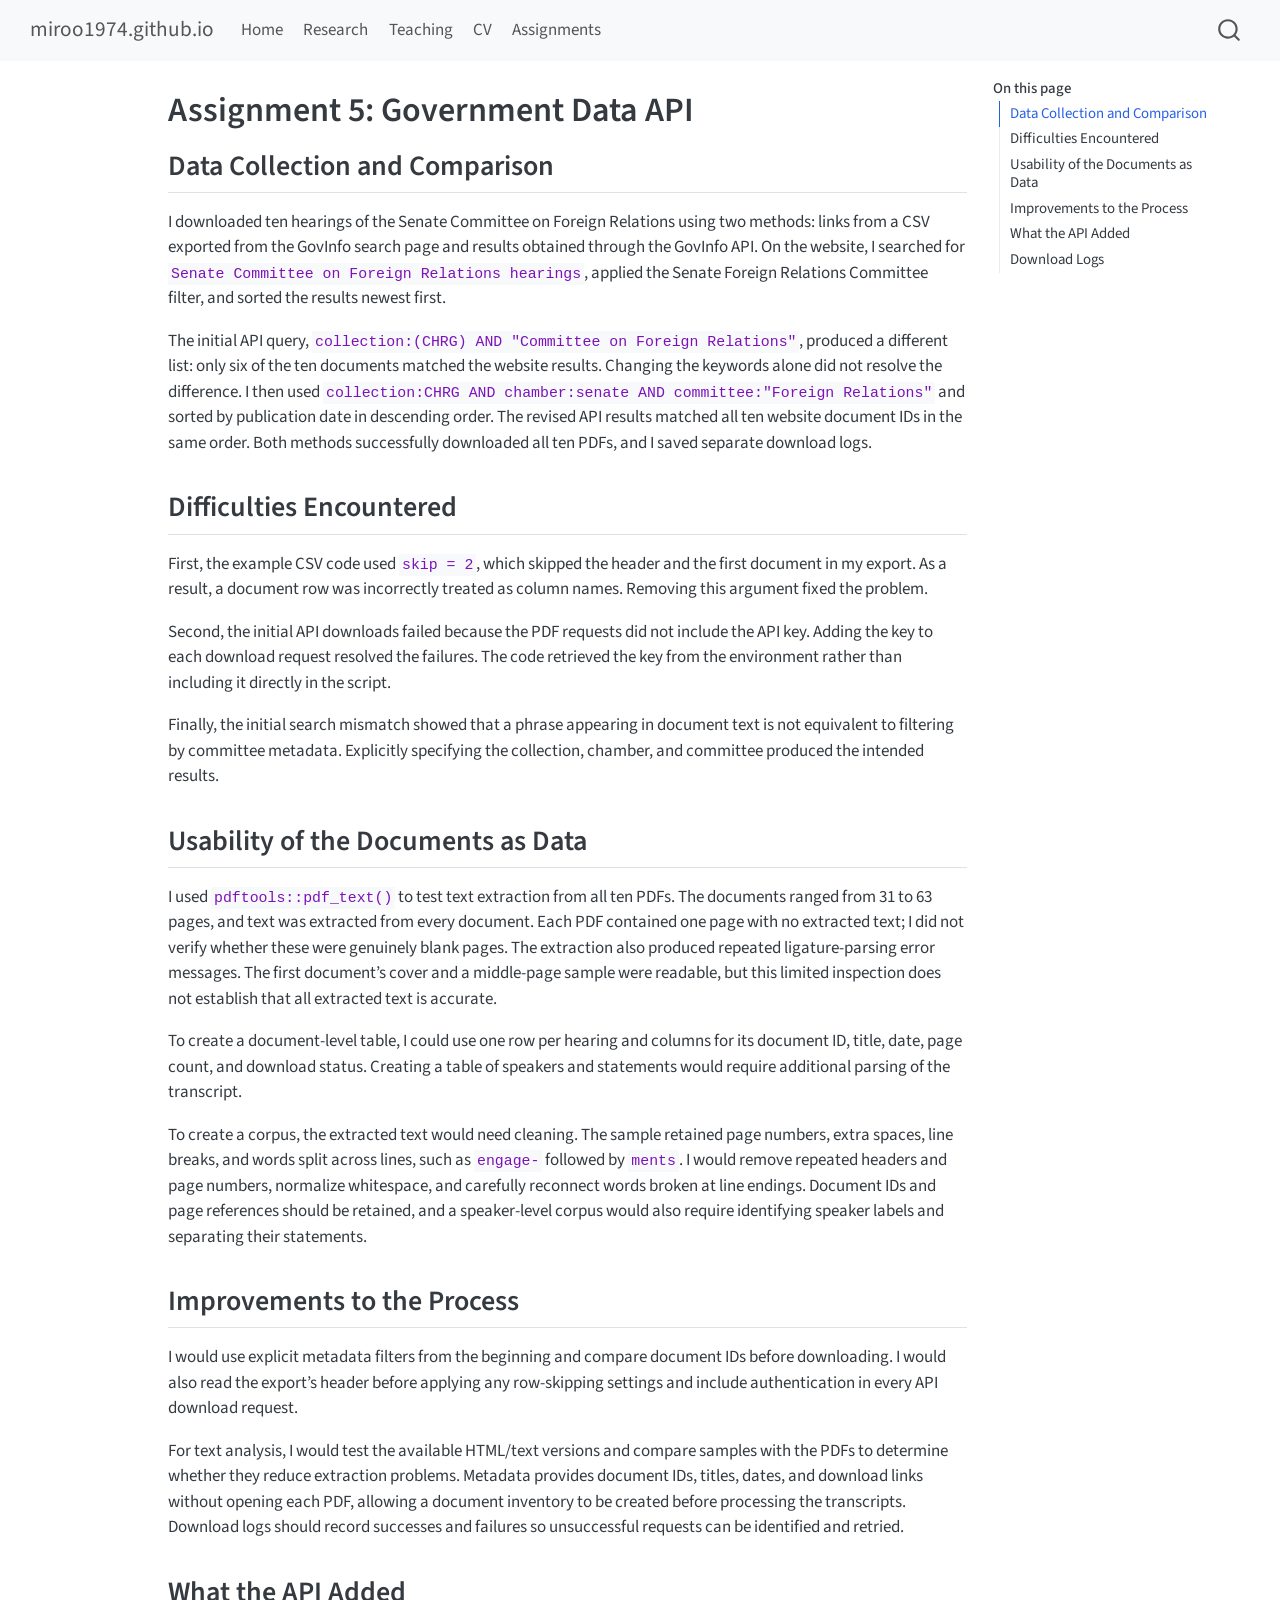
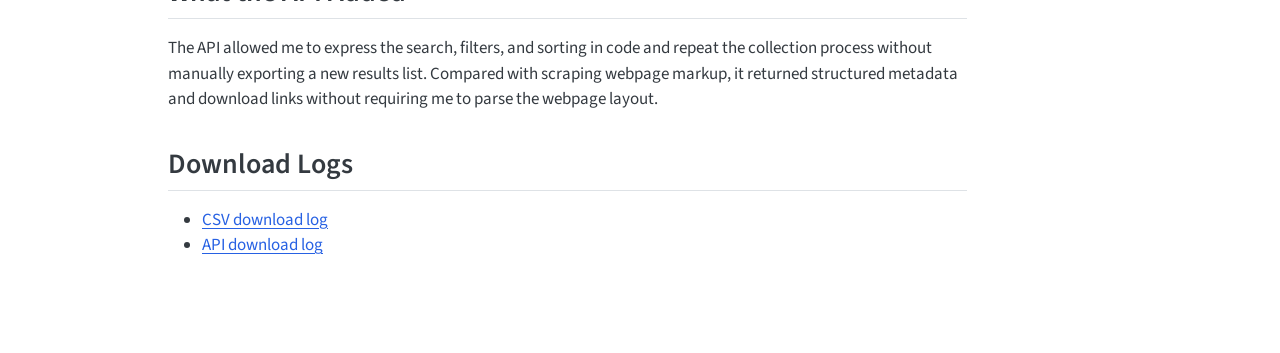
<file: docs/assignments/assign05.html>
<!DOCTYPE html>
<html xmlns="http://www.w3.org/1999/xhtml" lang="en" xml:lang="en"><head>

<meta charset="utf-8">
<meta name="generator" content="quarto-1.3.433">

<meta name="viewport" content="width=device-width, initial-scale=1.0, user-scalable=yes">


<title>miroo1974.github.io - Assignment 5: Government Data API</title>
<style>
code{white-space: pre-wrap;}
span.smallcaps{font-variant: small-caps;}
div.columns{display: flex; gap: min(4vw, 1.5em);}
div.column{flex: auto; overflow-x: auto;}
div.hanging-indent{margin-left: 1.5em; text-indent: -1.5em;}
ul.task-list{list-style: none;}
ul.task-list li input[type="checkbox"] {
  width: 0.8em;
  margin: 0 0.8em 0.2em -1em; /* quarto-specific, see https://github.com/quarto-dev/quarto-cli/issues/4556 */ 
  vertical-align: middle;
}
</style>


<script src="../site_libs/quarto-nav/quarto-nav.js"></script>
<script src="../site_libs/quarto-nav/headroom.min.js"></script>
<script src="../site_libs/clipboard/clipboard.min.js"></script>
<script src="../site_libs/quarto-search/autocomplete.umd.js"></script>
<script src="../site_libs/quarto-search/fuse.min.js"></script>
<script src="../site_libs/quarto-search/quarto-search.js"></script>
<meta name="quarto:offset" content="../">
<script src="../site_libs/quarto-html/quarto.js"></script>
<script src="../site_libs/quarto-html/popper.min.js"></script>
<script src="../site_libs/quarto-html/tippy.umd.min.js"></script>
<script src="../site_libs/quarto-html/anchor.min.js"></script>
<link href="../site_libs/quarto-html/tippy.css" rel="stylesheet">
<link href="../site_libs/quarto-html/quarto-syntax-highlighting.css" rel="stylesheet" id="quarto-text-highlighting-styles">
<script src="../site_libs/bootstrap/bootstrap.min.js"></script>
<link href="../site_libs/bootstrap/bootstrap-icons.css" rel="stylesheet">
<link href="../site_libs/bootstrap/bootstrap.min.css" rel="stylesheet" id="quarto-bootstrap" data-mode="light">
<script id="quarto-search-options" type="application/json">{
  "location": "navbar",
  "copy-button": false,
  "collapse-after": 3,
  "panel-placement": "end",
  "type": "overlay",
  "limit": 20,
  "language": {
    "search-no-results-text": "No results",
    "search-matching-documents-text": "matching documents",
    "search-copy-link-title": "Copy link to search",
    "search-hide-matches-text": "Hide additional matches",
    "search-more-match-text": "more match in this document",
    "search-more-matches-text": "more matches in this document",
    "search-clear-button-title": "Clear",
    "search-detached-cancel-button-title": "Cancel",
    "search-submit-button-title": "Submit",
    "search-label": "Search"
  }
}</script>


<link rel="stylesheet" href="../styles.css">
</head>

<body class="nav-fixed">

<div id="quarto-search-results"></div>
  <header id="quarto-header" class="headroom fixed-top">
    <nav class="navbar navbar-expand-lg navbar-dark ">
      <div class="navbar-container container-fluid">
      <div class="navbar-brand-container">
    <a class="navbar-brand" href="../index.html">
    <span class="navbar-title">miroo1974.github.io</span>
    </a>
  </div>
            <div id="quarto-search" class="" title="Search"></div>
          <button class="navbar-toggler" type="button" data-bs-toggle="collapse" data-bs-target="#navbarCollapse" aria-controls="navbarCollapse" aria-expanded="false" aria-label="Toggle navigation" onclick="if (window.quartoToggleHeadroom) { window.quartoToggleHeadroom(); }">
  <span class="navbar-toggler-icon"></span>
</button>
          <div class="collapse navbar-collapse" id="navbarCollapse">
            <ul class="navbar-nav navbar-nav-scroll me-auto">
  <li class="nav-item">
    <a class="nav-link" href="../index.html" rel="" target="">
 <span class="menu-text">Home</span></a>
  </li>  
  <li class="nav-item">
    <a class="nav-link" href="../research.html" rel="" target="">
 <span class="menu-text">Research</span></a>
  </li>  
  <li class="nav-item">
    <a class="nav-link" href="../teaching.html" rel="" target="">
 <span class="menu-text">Teaching</span></a>
  </li>  
  <li class="nav-item">
    <a class="nav-link" href="../cv.html" rel="" target="">
 <span class="menu-text">CV</span></a>
  </li>  
  <li class="nav-item">
    <a class="nav-link" href="../assignments/index.html" rel="" target="">
 <span class="menu-text">Assignments</span></a>
  </li>  
</ul>
            <div class="quarto-navbar-tools ms-auto">
</div>
          </div> <!-- /navcollapse -->
      </div> <!-- /container-fluid -->
    </nav>
</header>
<!-- content -->
<div id="quarto-content" class="quarto-container page-columns page-rows-contents page-layout-article page-navbar">
<!-- sidebar -->
<!-- margin-sidebar -->
    <div id="quarto-margin-sidebar" class="sidebar margin-sidebar">
        <nav id="TOC" role="doc-toc" class="toc-active">
    <h2 id="toc-title">On this page</h2>
   
  <ul>
  <li><a href="#data-collection-and-comparison" id="toc-data-collection-and-comparison" class="nav-link active" data-scroll-target="#data-collection-and-comparison">Data Collection and Comparison</a></li>
  <li><a href="#difficulties-encountered" id="toc-difficulties-encountered" class="nav-link" data-scroll-target="#difficulties-encountered">Difficulties Encountered</a></li>
  <li><a href="#usability-of-the-documents-as-data" id="toc-usability-of-the-documents-as-data" class="nav-link" data-scroll-target="#usability-of-the-documents-as-data">Usability of the Documents as Data</a></li>
  <li><a href="#improvements-to-the-process" id="toc-improvements-to-the-process" class="nav-link" data-scroll-target="#improvements-to-the-process">Improvements to the Process</a></li>
  <li><a href="#what-the-api-added" id="toc-what-the-api-added" class="nav-link" data-scroll-target="#what-the-api-added">What the API Added</a></li>
  <li><a href="#download-logs" id="toc-download-logs" class="nav-link" data-scroll-target="#download-logs">Download Logs</a></li>
  </ul>
</nav>
    </div>
<!-- main -->
<main class="content" id="quarto-document-content">

<header id="title-block-header" class="quarto-title-block default">
<div class="quarto-title">
<h1 class="title">Assignment 5: Government Data API</h1>
</div>



<div class="quarto-title-meta">

    
  
    
  </div>
  

</header>

<section id="data-collection-and-comparison" class="level2">
<h2 class="anchored" data-anchor-id="data-collection-and-comparison">Data Collection and Comparison</h2>
<p>I downloaded ten hearings of the Senate Committee on Foreign Relations using two methods: links from a CSV exported from the GovInfo search page and results obtained through the GovInfo API. On the website, I searched for <code>Senate Committee on Foreign Relations hearings</code>, applied the Senate Foreign Relations Committee filter, and sorted the results newest first.</p>
<p>The initial API query, <code>collection:(CHRG) AND "Committee on Foreign Relations"</code>, produced a different list: only six of the ten documents matched the website results. Changing the keywords alone did not resolve the difference. I then used <code>collection:CHRG AND chamber:senate AND committee:"Foreign Relations"</code> and sorted by publication date in descending order. The revised API results matched all ten website document IDs in the same order. Both methods successfully downloaded all ten PDFs, and I saved separate download logs.</p>
</section>
<section id="difficulties-encountered" class="level2">
<h2 class="anchored" data-anchor-id="difficulties-encountered">Difficulties Encountered</h2>
<p>First, the example CSV code used <code>skip = 2</code>, which skipped the header and the first document in my export. As a result, a document row was incorrectly treated as column names. Removing this argument fixed the problem.</p>
<p>Second, the initial API downloads failed because the PDF requests did not include the API key. Adding the key to each download request resolved the failures. The code retrieved the key from the environment rather than including it directly in the script.</p>
<p>Finally, the initial search mismatch showed that a phrase appearing in document text is not equivalent to filtering by committee metadata. Explicitly specifying the collection, chamber, and committee produced the intended results.</p>
</section>
<section id="usability-of-the-documents-as-data" class="level2">
<h2 class="anchored" data-anchor-id="usability-of-the-documents-as-data">Usability of the Documents as Data</h2>
<p>I used <code>pdftools::pdf_text()</code> to test text extraction from all ten PDFs. The documents ranged from 31 to 63 pages, and text was extracted from every document. Each PDF contained one page with no extracted text; I did not verify whether these were genuinely blank pages. The extraction also produced repeated ligature-parsing error messages. The first document’s cover and a middle-page sample were readable, but this limited inspection does not establish that all extracted text is accurate.</p>
<p>To create a document-level table, I could use one row per hearing and columns for its document ID, title, date, page count, and download status. Creating a table of speakers and statements would require additional parsing of the transcript.</p>
<p>To create a corpus, the extracted text would need cleaning. The sample retained page numbers, extra spaces, line breaks, and words split across lines, such as <code>engage-</code> followed by <code>ments</code>. I would remove repeated headers and page numbers, normalize whitespace, and carefully reconnect words broken at line endings. Document IDs and page references should be retained, and a speaker-level corpus would also require identifying speaker labels and separating their statements.</p>
</section>
<section id="improvements-to-the-process" class="level2">
<h2 class="anchored" data-anchor-id="improvements-to-the-process">Improvements to the Process</h2>
<p>I would use explicit metadata filters from the beginning and compare document IDs before downloading. I would also read the export’s header before applying any row-skipping settings and include authentication in every API download request.</p>
<p>For text analysis, I would test the available HTML/text versions and compare samples with the PDFs to determine whether they reduce extraction problems. Metadata provides document IDs, titles, dates, and download links without opening each PDF, allowing a document inventory to be created before processing the transcripts. Download logs should record successes and failures so unsuccessful requests can be identified and retried.</p>
</section>
<section id="what-the-api-added" class="level2">
<h2 class="anchored" data-anchor-id="what-the-api-added">What the API Added</h2>
<p>The API allowed me to express the search, filters, and sorting in code and repeat the collection process without manually exporting a new results list. Compared with scraping webpage markup, it returned structured metadata and download links without requiring me to parse the webpage layout.</p>
</section>
<section id="download-logs" class="level2">
<h2 class="anchored" data-anchor-id="download-logs">Download Logs</h2>
<ul>
<li><a href="govinfo_csv_download_log.csv">CSV download log</a></li>
<li><a href="govinfo_api_final_download_log.csv">API download log</a></li>
</ul>


</section>

</main> <!-- /main -->
<script id="quarto-html-after-body" type="application/javascript">
window.document.addEventListener("DOMContentLoaded", function (event) {
  const toggleBodyColorMode = (bsSheetEl) => {
    const mode = bsSheetEl.getAttribute("data-mode");
    const bodyEl = window.document.querySelector("body");
    if (mode === "dark") {
      bodyEl.classList.add("quarto-dark");
      bodyEl.classList.remove("quarto-light");
    } else {
      bodyEl.classList.add("quarto-light");
      bodyEl.classList.remove("quarto-dark");
    }
  }
  const toggleBodyColorPrimary = () => {
    const bsSheetEl = window.document.querySelector("link#quarto-bootstrap");
    if (bsSheetEl) {
      toggleBodyColorMode(bsSheetEl);
    }
  }
  toggleBodyColorPrimary();  
  const icon = "";
  const anchorJS = new window.AnchorJS();
  anchorJS.options = {
    placement: 'right',
    icon: icon
  };
  anchorJS.add('.anchored');
  const isCodeAnnotation = (el) => {
    for (const clz of el.classList) {
      if (clz.startsWith('code-annotation-')) {                     
        return true;
      }
    }
    return false;
  }
  const clipboard = new window.ClipboardJS('.code-copy-button', {
    text: function(trigger) {
      const codeEl = trigger.previousElementSibling.cloneNode(true);
      for (const childEl of codeEl.children) {
        if (isCodeAnnotation(childEl)) {
          childEl.remove();
        }
      }
      return codeEl.innerText;
    }
  });
  clipboard.on('success', function(e) {
    // button target
    const button = e.trigger;
    // don't keep focus
    button.blur();
    // flash "checked"
    button.classList.add('code-copy-button-checked');
    var currentTitle = button.getAttribute("title");
    button.setAttribute("title", "Copied!");
    let tooltip;
    if (window.bootstrap) {
      button.setAttribute("data-bs-toggle", "tooltip");
      button.setAttribute("data-bs-placement", "left");
      button.setAttribute("data-bs-title", "Copied!");
      tooltip = new bootstrap.Tooltip(button, 
        { trigger: "manual", 
          customClass: "code-copy-button-tooltip",
          offset: [0, -8]});
      tooltip.show();    
    }
    setTimeout(function() {
      if (tooltip) {
        tooltip.hide();
        button.removeAttribute("data-bs-title");
        button.removeAttribute("data-bs-toggle");
        button.removeAttribute("data-bs-placement");
      }
      button.setAttribute("title", currentTitle);
      button.classList.remove('code-copy-button-checked');
    }, 1000);
    // clear code selection
    e.clearSelection();
  });
  function tippyHover(el, contentFn) {
    const config = {
      allowHTML: true,
      content: contentFn,
      maxWidth: 500,
      delay: 100,
      arrow: false,
      appendTo: function(el) {
          return el.parentElement;
      },
      interactive: true,
      interactiveBorder: 10,
      theme: 'quarto',
      placement: 'bottom-start'
    };
    window.tippy(el, config); 
  }
  const noterefs = window.document.querySelectorAll('a[role="doc-noteref"]');
  for (var i=0; i<noterefs.length; i++) {
    const ref = noterefs[i];
    tippyHover(ref, function() {
      // use id or data attribute instead here
      let href = ref.getAttribute('data-footnote-href') || ref.getAttribute('href');
      try { href = new URL(href).hash; } catch {}
      const id = href.replace(/^#\/?/, "");
      const note = window.document.getElementById(id);
      return note.innerHTML;
    });
  }
      let selectedAnnoteEl;
      const selectorForAnnotation = ( cell, annotation) => {
        let cellAttr = 'data-code-cell="' + cell + '"';
        let lineAttr = 'data-code-annotation="' +  annotation + '"';
        const selector = 'span[' + cellAttr + '][' + lineAttr + ']';
        return selector;
      }
      const selectCodeLines = (annoteEl) => {
        const doc = window.document;
        const targetCell = annoteEl.getAttribute("data-target-cell");
        const targetAnnotation = annoteEl.getAttribute("data-target-annotation");
        const annoteSpan = window.document.querySelector(selectorForAnnotation(targetCell, targetAnnotation));
        const lines = annoteSpan.getAttribute("data-code-lines").split(",");
        const lineIds = lines.map((line) => {
          return targetCell + "-" + line;
        })
        let top = null;
        let height = null;
        let parent = null;
        if (lineIds.length > 0) {
            //compute the position of the single el (top and bottom and make a div)
            const el = window.document.getElementById(lineIds[0]);
            top = el.offsetTop;
            height = el.offsetHeight;
            parent = el.parentElement.parentElement;
          if (lineIds.length > 1) {
            const lastEl = window.document.getElementById(lineIds[lineIds.length - 1]);
            const bottom = lastEl.offsetTop + lastEl.offsetHeight;
            height = bottom - top;
          }
          if (top !== null && height !== null && parent !== null) {
            // cook up a div (if necessary) and position it 
            let div = window.document.getElementById("code-annotation-line-highlight");
            if (div === null) {
              div = window.document.createElement("div");
              div.setAttribute("id", "code-annotation-line-highlight");
              div.style.position = 'absolute';
              parent.appendChild(div);
            }
            div.style.top = top - 2 + "px";
            div.style.height = height + 4 + "px";
            let gutterDiv = window.document.getElementById("code-annotation-line-highlight-gutter");
            if (gutterDiv === null) {
              gutterDiv = window.document.createElement("div");
              gutterDiv.setAttribute("id", "code-annotation-line-highlight-gutter");
              gutterDiv.style.position = 'absolute';
              const codeCell = window.document.getElementById(targetCell);
              const gutter = codeCell.querySelector('.code-annotation-gutter');
              gutter.appendChild(gutterDiv);
            }
            gutterDiv.style.top = top - 2 + "px";
            gutterDiv.style.height = height + 4 + "px";
          }
          selectedAnnoteEl = annoteEl;
        }
      };
      const unselectCodeLines = () => {
        const elementsIds = ["code-annotation-line-highlight", "code-annotation-line-highlight-gutter"];
        elementsIds.forEach((elId) => {
          const div = window.document.getElementById(elId);
          if (div) {
            div.remove();
          }
        });
        selectedAnnoteEl = undefined;
      };
      // Attach click handler to the DT
      const annoteDls = window.document.querySelectorAll('dt[data-target-cell]');
      for (const annoteDlNode of annoteDls) {
        annoteDlNode.addEventListener('click', (event) => {
          const clickedEl = event.target;
          if (clickedEl !== selectedAnnoteEl) {
            unselectCodeLines();
            const activeEl = window.document.querySelector('dt[data-target-cell].code-annotation-active');
            if (activeEl) {
              activeEl.classList.remove('code-annotation-active');
            }
            selectCodeLines(clickedEl);
            clickedEl.classList.add('code-annotation-active');
          } else {
            // Unselect the line
            unselectCodeLines();
            clickedEl.classList.remove('code-annotation-active');
          }
        });
      }
  const findCites = (el) => {
    const parentEl = el.parentElement;
    if (parentEl) {
      const cites = parentEl.dataset.cites;
      if (cites) {
        return {
          el,
          cites: cites.split(' ')
        };
      } else {
        return findCites(el.parentElement)
      }
    } else {
      return undefined;
    }
  };
  var bibliorefs = window.document.querySelectorAll('a[role="doc-biblioref"]');
  for (var i=0; i<bibliorefs.length; i++) {
    const ref = bibliorefs[i];
    const citeInfo = findCites(ref);
    if (citeInfo) {
      tippyHover(citeInfo.el, function() {
        var popup = window.document.createElement('div');
        citeInfo.cites.forEach(function(cite) {
          var citeDiv = window.document.createElement('div');
          citeDiv.classList.add('hanging-indent');
          citeDiv.classList.add('csl-entry');
          var biblioDiv = window.document.getElementById('ref-' + cite);
          if (biblioDiv) {
            citeDiv.innerHTML = biblioDiv.innerHTML;
          }
          popup.appendChild(citeDiv);
        });
        return popup.innerHTML;
      });
    }
  }
});
</script>
</div> <!-- /content -->



</body></html>
</file>
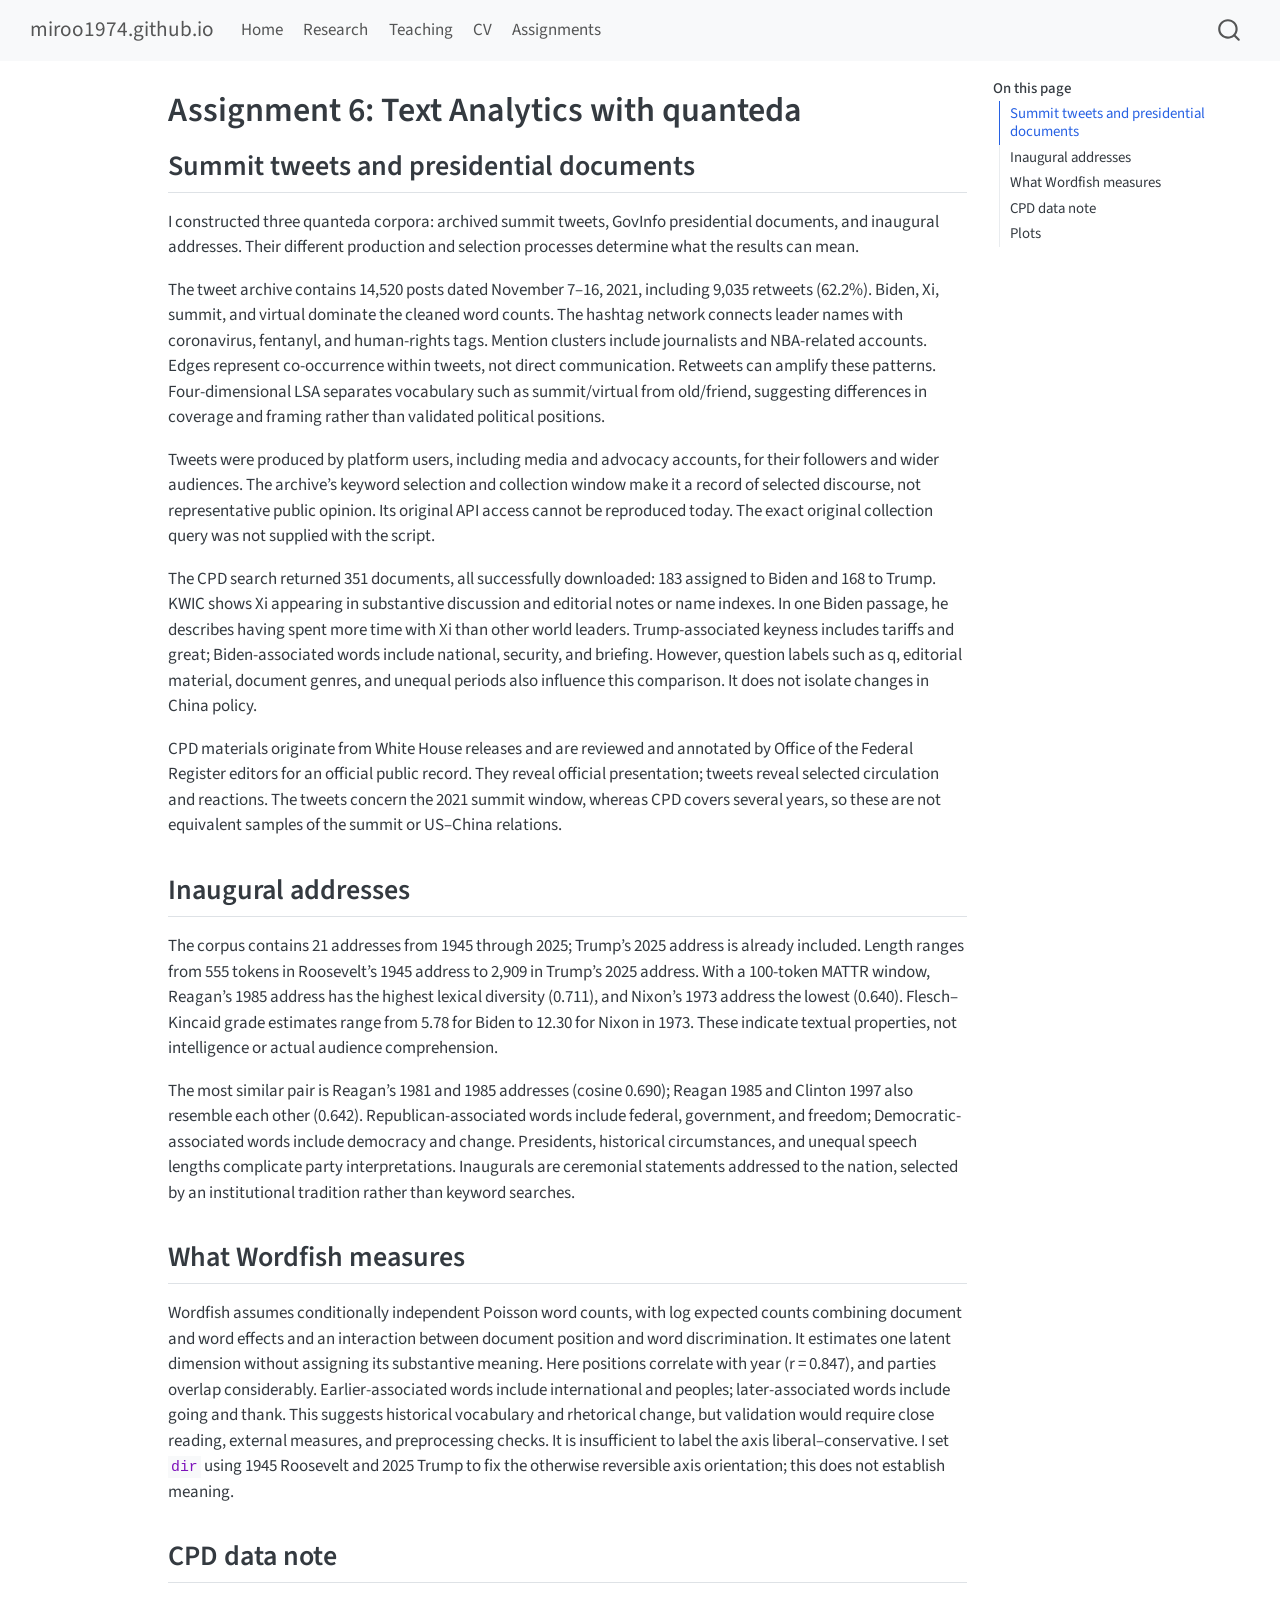
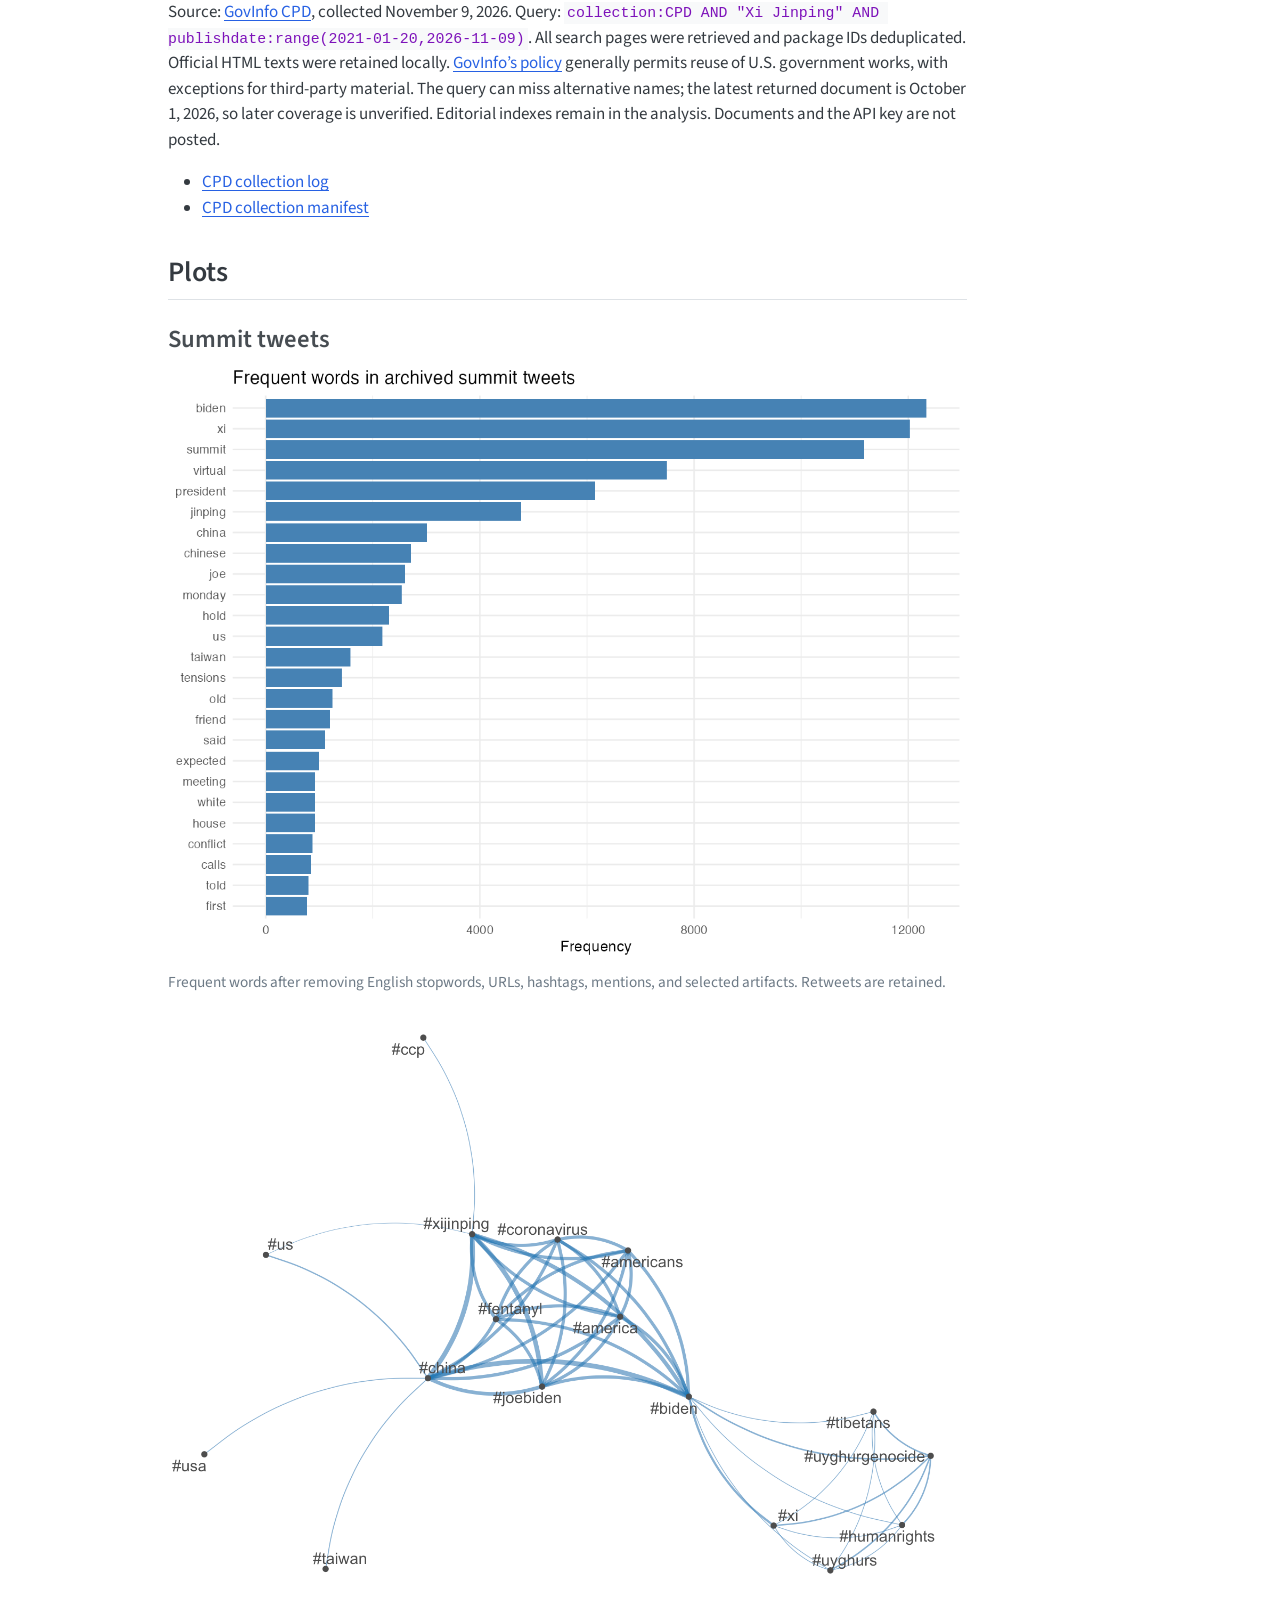
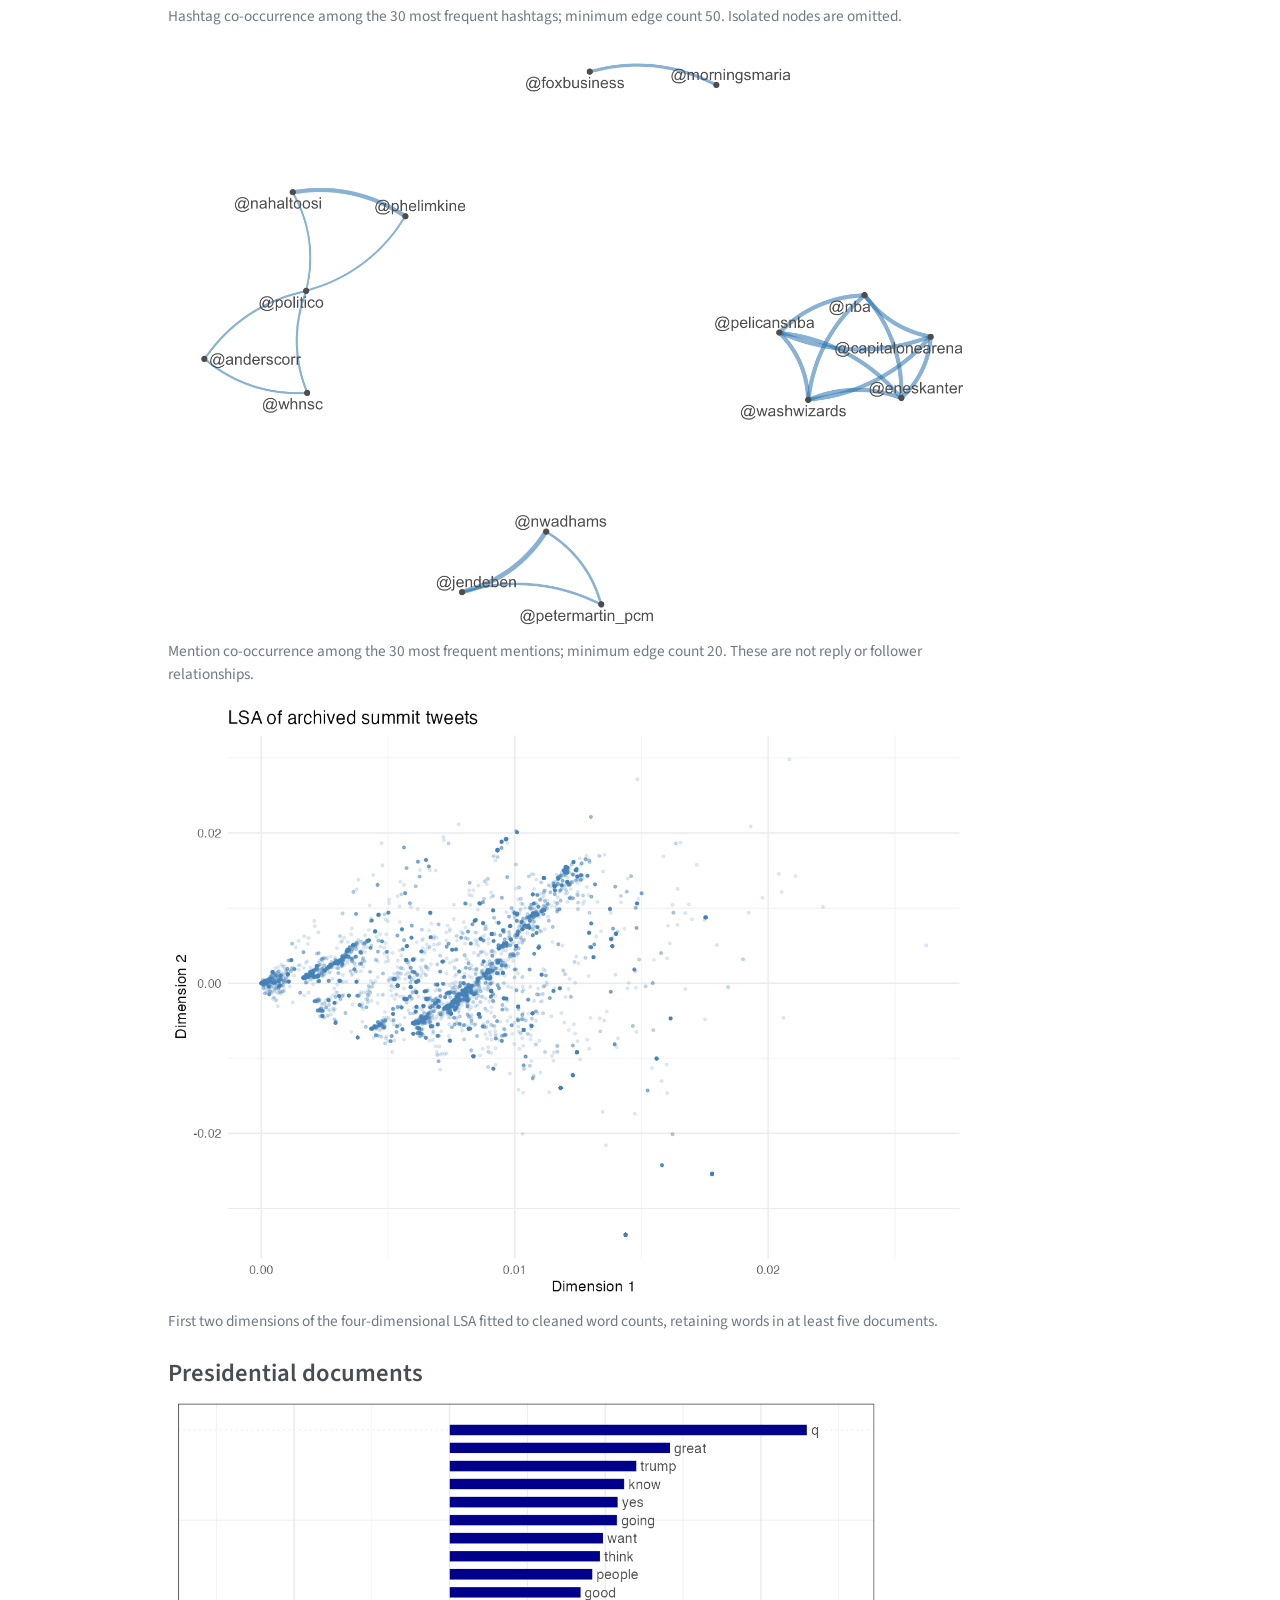
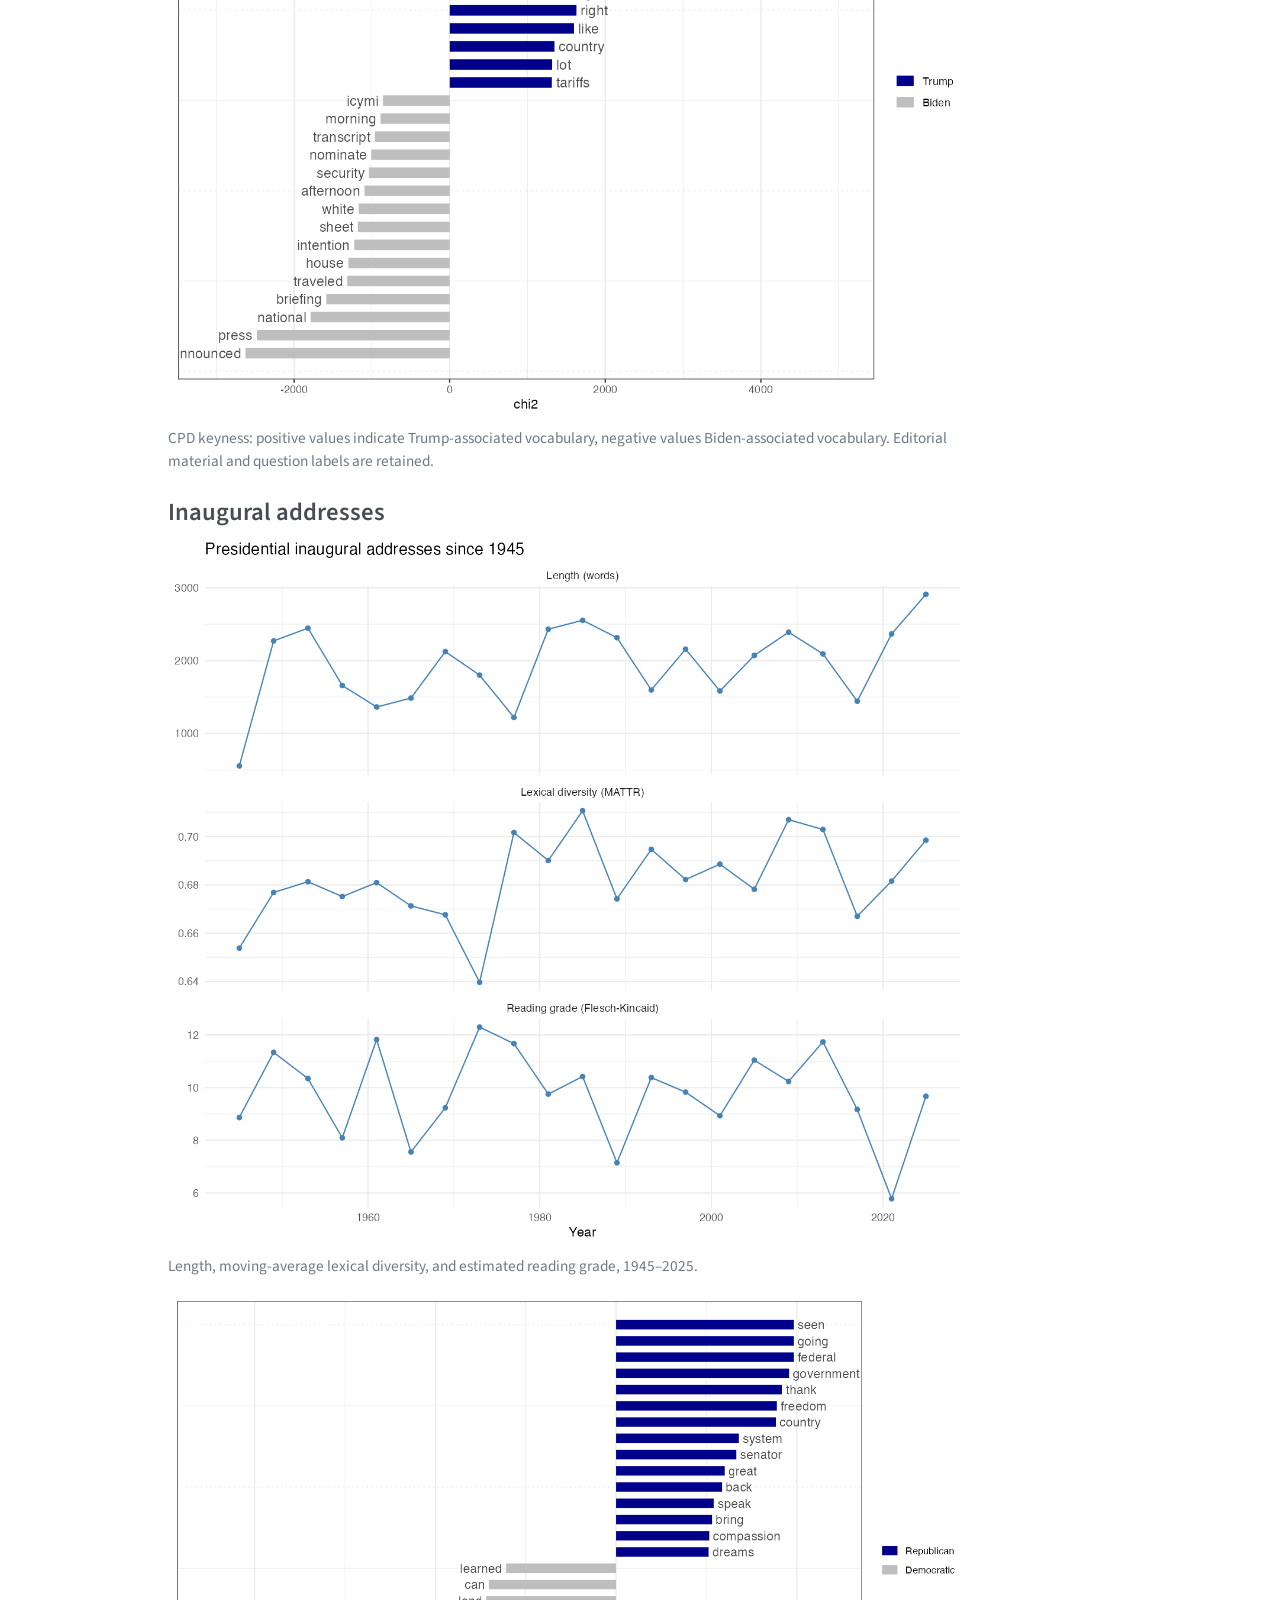
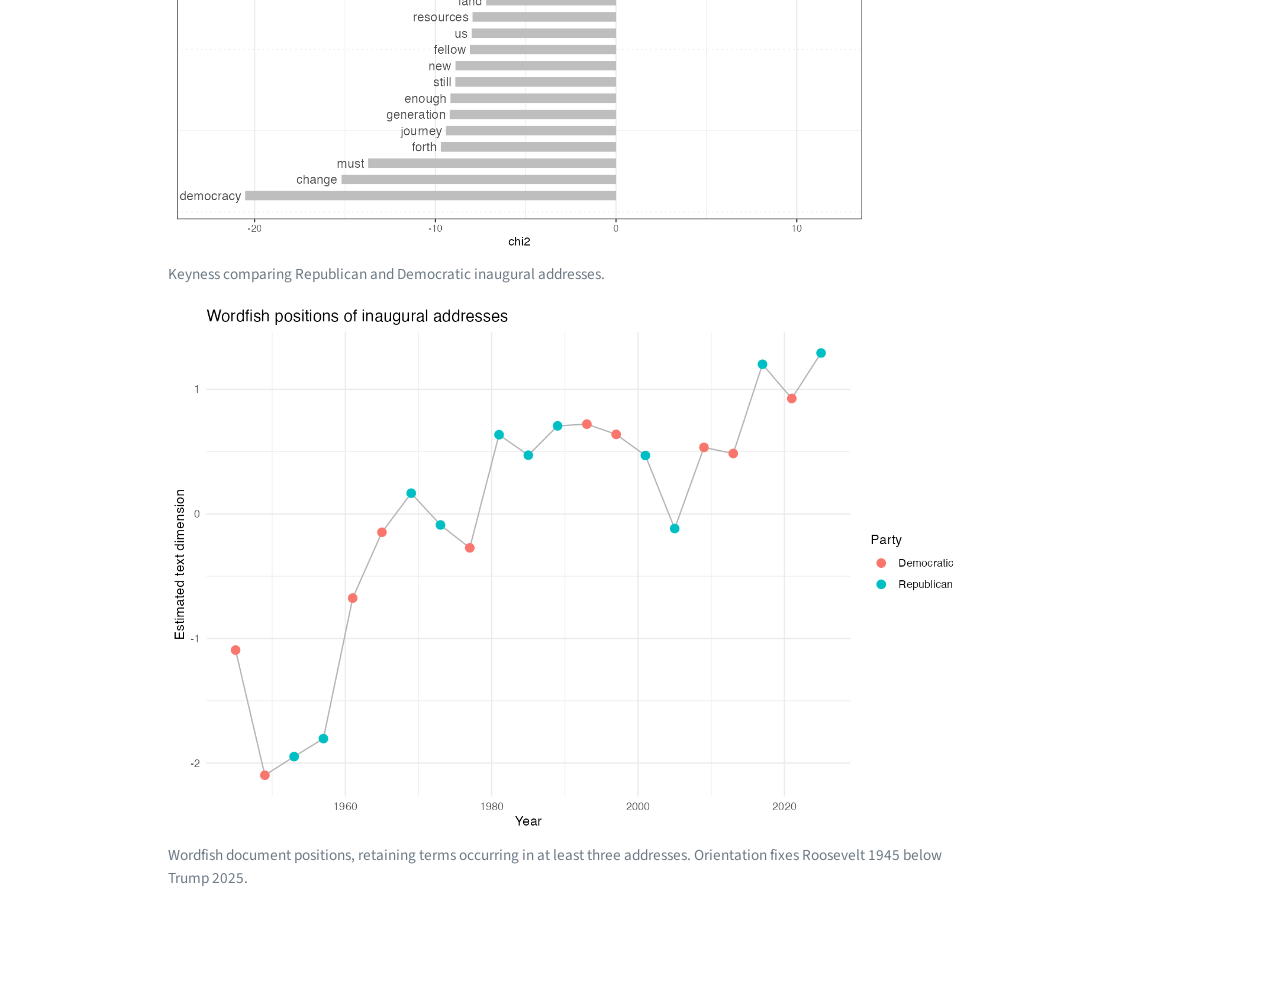
<file: docs/assignments/assign06.html>
<!DOCTYPE html>
<html xmlns="http://www.w3.org/1999/xhtml" lang="en" xml:lang="en"><head>

<meta charset="utf-8">
<meta name="generator" content="quarto-1.5.57">

<meta name="viewport" content="width=device-width, initial-scale=1.0, user-scalable=yes">


<title>Assignment 6: Text Analytics with quanteda – miroo1974.github.io</title>
<style>
code{white-space: pre-wrap;}
span.smallcaps{font-variant: small-caps;}
div.columns{display: flex; gap: min(4vw, 1.5em);}
div.column{flex: auto; overflow-x: auto;}
div.hanging-indent{margin-left: 1.5em; text-indent: -1.5em;}
ul.task-list{list-style: none;}
ul.task-list li input[type="checkbox"] {
  width: 0.8em;
  margin: 0 0.8em 0.2em -1em; /* quarto-specific, see https://github.com/quarto-dev/quarto-cli/issues/4556 */ 
  vertical-align: middle;
}
</style>


<script src="../site_libs/quarto-nav/quarto-nav.js"></script>
<script src="../site_libs/quarto-nav/headroom.min.js"></script>
<script src="../site_libs/clipboard/clipboard.min.js"></script>
<script src="../site_libs/quarto-search/autocomplete.umd.js"></script>
<script src="../site_libs/quarto-search/fuse.min.js"></script>
<script src="../site_libs/quarto-search/quarto-search.js"></script>
<meta name="quarto:offset" content="../">
<script src="../site_libs/quarto-html/quarto.js"></script>
<script src="../site_libs/quarto-html/popper.min.js"></script>
<script src="../site_libs/quarto-html/tippy.umd.min.js"></script>
<script src="../site_libs/quarto-html/anchor.min.js"></script>
<link href="../site_libs/quarto-html/tippy.css" rel="stylesheet">
<link href="../site_libs/quarto-html/quarto-syntax-highlighting.css" rel="stylesheet" id="quarto-text-highlighting-styles">
<script src="../site_libs/bootstrap/bootstrap.min.js"></script>
<link href="../site_libs/bootstrap/bootstrap-icons.css" rel="stylesheet">
<link href="../site_libs/bootstrap/bootstrap.min.css" rel="stylesheet" id="quarto-bootstrap" data-mode="light">
<script id="quarto-search-options" type="application/json">{
  "location": "navbar",
  "copy-button": false,
  "collapse-after": 3,
  "panel-placement": "end",
  "type": "overlay",
  "limit": 50,
  "keyboard-shortcut": [
    "f",
    "/",
    "s"
  ],
  "show-item-context": false,
  "language": {
    "search-no-results-text": "No results",
    "search-matching-documents-text": "matching documents",
    "search-copy-link-title": "Copy link to search",
    "search-hide-matches-text": "Hide additional matches",
    "search-more-match-text": "more match in this document",
    "search-more-matches-text": "more matches in this document",
    "search-clear-button-title": "Clear",
    "search-text-placeholder": "",
    "search-detached-cancel-button-title": "Cancel",
    "search-submit-button-title": "Submit",
    "search-label": "Search"
  }
}</script>


<link rel="stylesheet" href="../styles.css">
</head>

<body class="nav-fixed">

<div id="quarto-search-results"></div>
  <header id="quarto-header" class="headroom fixed-top">
    <nav class="navbar navbar-expand-lg " data-bs-theme="dark">
      <div class="navbar-container container-fluid">
      <div class="navbar-brand-container mx-auto">
    <a class="navbar-brand" href="../index.html">
    <span class="navbar-title">miroo1974.github.io</span>
    </a>
  </div>
            <div id="quarto-search" class="" title="Search"></div>
          <button class="navbar-toggler" type="button" data-bs-toggle="collapse" data-bs-target="#navbarCollapse" aria-controls="navbarCollapse" role="menu" aria-expanded="false" aria-label="Toggle navigation" onclick="if (window.quartoToggleHeadroom) { window.quartoToggleHeadroom(); }">
  <span class="navbar-toggler-icon"></span>
</button>
          <div class="collapse navbar-collapse" id="navbarCollapse">
            <ul class="navbar-nav navbar-nav-scroll me-auto">
  <li class="nav-item">
    <a class="nav-link" href="../index.html"> 
<span class="menu-text">Home</span></a>
  </li>  
  <li class="nav-item">
    <a class="nav-link" href="../research.html"> 
<span class="menu-text">Research</span></a>
  </li>  
  <li class="nav-item">
    <a class="nav-link" href="../teaching.html"> 
<span class="menu-text">Teaching</span></a>
  </li>  
  <li class="nav-item">
    <a class="nav-link" href="../cv.html"> 
<span class="menu-text">CV</span></a>
  </li>  
  <li class="nav-item">
    <a class="nav-link" href="../assignments/index.html"> 
<span class="menu-text">Assignments</span></a>
  </li>  
</ul>
          </div> <!-- /navcollapse -->
            <div class="quarto-navbar-tools">
</div>
      </div> <!-- /container-fluid -->
    </nav>
</header>
<!-- content -->
<div id="quarto-content" class="quarto-container page-columns page-rows-contents page-layout-article page-navbar">
<!-- sidebar -->
<!-- margin-sidebar -->
    <div id="quarto-margin-sidebar" class="sidebar margin-sidebar">
        <nav id="TOC" role="doc-toc" class="toc-active">
    <h2 id="toc-title">On this page</h2>
   
  <ul>
  <li><a href="#summit-tweets-and-presidential-documents" id="toc-summit-tweets-and-presidential-documents" class="nav-link active" data-scroll-target="#summit-tweets-and-presidential-documents">Summit tweets and presidential documents</a></li>
  <li><a href="#inaugural-addresses" id="toc-inaugural-addresses" class="nav-link" data-scroll-target="#inaugural-addresses">Inaugural addresses</a></li>
  <li><a href="#what-wordfish-measures" id="toc-what-wordfish-measures" class="nav-link" data-scroll-target="#what-wordfish-measures">What Wordfish measures</a></li>
  <li><a href="#cpd-data-note" id="toc-cpd-data-note" class="nav-link" data-scroll-target="#cpd-data-note">CPD data note</a></li>
  <li><a href="#plots" id="toc-plots" class="nav-link" data-scroll-target="#plots">Plots</a>
  <ul class="collapse">
  <li><a href="#summit-tweets" id="toc-summit-tweets" class="nav-link" data-scroll-target="#summit-tweets">Summit tweets</a></li>
  <li><a href="#presidential-documents" id="toc-presidential-documents" class="nav-link" data-scroll-target="#presidential-documents">Presidential documents</a></li>
  <li><a href="#inaugural-addresses-1" id="toc-inaugural-addresses-1" class="nav-link" data-scroll-target="#inaugural-addresses-1">Inaugural addresses</a></li>
  </ul></li>
  </ul>
</nav>
    </div>
<!-- main -->
<main class="content" id="quarto-document-content">

<header id="title-block-header" class="quarto-title-block default">
<div class="quarto-title">
<h1 class="title">Assignment 6: Text Analytics with quanteda</h1>
</div>



<div class="quarto-title-meta">

    
  
    
  </div>
  


</header>


<section id="summit-tweets-and-presidential-documents" class="level2">
<h2 class="anchored" data-anchor-id="summit-tweets-and-presidential-documents">Summit tweets and presidential documents</h2>
<p>I constructed three quanteda corpora: archived summit tweets, GovInfo presidential documents, and inaugural addresses. Their different production and selection processes determine what the results can mean.</p>
<p>The tweet archive contains 14,520 posts dated November 7–16, 2021, including 9,035 retweets (62.2%). Biden, Xi, summit, and virtual dominate the cleaned word counts. The hashtag network connects leader names with coronavirus, fentanyl, and human-rights tags. Mention clusters include journalists and NBA-related accounts. Edges represent co-occurrence within tweets, not direct communication. Retweets can amplify these patterns. Four-dimensional LSA separates vocabulary such as summit/virtual from old/friend, suggesting differences in coverage and framing rather than validated political positions.</p>
<p>Tweets were produced by platform users, including media and advocacy accounts, for their followers and wider audiences. The archive’s keyword selection and collection window make it a record of selected discourse, not representative public opinion. Its original API access cannot be reproduced today. The exact original collection query was not supplied with the script.</p>
<p>The CPD search returned 351 documents, all successfully downloaded: 183 assigned to Biden and 168 to Trump. KWIC shows Xi appearing in substantive discussion and editorial notes or name indexes. In one Biden passage, he describes having spent more time with Xi than other world leaders. Trump-associated keyness includes tariffs and great; Biden-associated words include national, security, and briefing. However, question labels such as q, editorial material, document genres, and unequal periods also influence this comparison. It does not isolate changes in China policy.</p>
<p>CPD materials originate from White House releases and are reviewed and annotated by Office of the Federal Register editors for an official public record. They reveal official presentation; tweets reveal selected circulation and reactions. The tweets concern the 2021 summit window, whereas CPD covers several years, so these are not equivalent samples of the summit or US–China relations.</p>
</section>
<section id="inaugural-addresses" class="level2">
<h2 class="anchored" data-anchor-id="inaugural-addresses">Inaugural addresses</h2>
<p>The corpus contains 21 addresses from 1945 through 2025; Trump’s 2025 address is already included. Length ranges from 555 tokens in Roosevelt’s 1945 address to 2,909 in Trump’s 2025 address. With a 100-token MATTR window, Reagan’s 1985 address has the highest lexical diversity (0.711), and Nixon’s 1973 address the lowest (0.640). Flesch–Kincaid grade estimates range from 5.78 for Biden to 12.30 for Nixon in 1973. These indicate textual properties, not intelligence or actual audience comprehension.</p>
<p>The most similar pair is Reagan’s 1981 and 1985 addresses (cosine 0.690); Reagan 1985 and Clinton 1997 also resemble each other (0.642). Republican-associated words include federal, government, and freedom; Democratic-associated words include democracy and change. Presidents, historical circumstances, and unequal speech lengths complicate party interpretations. Inaugurals are ceremonial statements addressed to the nation, selected by an institutional tradition rather than keyword searches.</p>
</section>
<section id="what-wordfish-measures" class="level2">
<h2 class="anchored" data-anchor-id="what-wordfish-measures">What Wordfish measures</h2>
<p>Wordfish assumes conditionally independent Poisson word counts, with log expected counts combining document and word effects and an interaction between document position and word discrimination. It estimates one latent dimension without assigning its substantive meaning. Here positions correlate with year (r = 0.847), and parties overlap considerably. Earlier-associated words include international and peoples; later-associated words include going and thank. This suggests historical vocabulary and rhetorical change, but validation would require close reading, external measures, and preprocessing checks. It is insufficient to label the axis liberal–conservative. I set <code>dir</code> using 1945 Roosevelt and 2025 Trump to fix the otherwise reversible axis orientation; this does not establish meaning.</p>
</section>
<section id="cpd-data-note" class="level2">
<h2 class="anchored" data-anchor-id="cpd-data-note">CPD data note</h2>
<p>Source: <a href="https://www.govinfo.gov/help/cpd">GovInfo CPD</a>, collected November 9, 2026. Query: <code>collection:CPD AND "Xi Jinping" AND publishdate:range(2021-01-20,2026-11-09)</code>. All search pages were retrieved and package IDs deduplicated. Official HTML texts were retained locally. <a href="https://www.govinfo.gov/about/policies">GovInfo’s policy</a> generally permits reuse of U.S. government works, with exceptions for third-party material. The query can miss alternative names; the latest returned document is October 1, 2026, so later coverage is unverified. Editorial indexes remain in the analysis. Documents and the API key are not posted.</p>
<ul>
<li><a href="assign06_files/cpd_collection_log.csv">CPD collection log</a></li>
<li><a href="assign06_files/cpd_manifest.csv">CPD collection manifest</a></li>
</ul>
</section>
<section id="plots" class="level2">
<h2 class="anchored" data-anchor-id="plots">Plots</h2>
<section id="summit-tweets" class="level3">
<h3 class="anchored" data-anchor-id="summit-tweets">Summit tweets</h3>
<div class="quarto-figure quarto-figure-center">
<figure class="figure">
<p><img src="assign06_figures/tweet_words.png" class="img-fluid figure-img"></p>
<figcaption>Frequent words after removing English stopwords, URLs, hashtags, mentions, and selected artifacts. Retweets are retained.</figcaption>
</figure>
</div>
<div class="quarto-figure quarto-figure-center">
<figure class="figure">
<p><img src="assign06_figures/tweet_hashtags.png" class="img-fluid figure-img"></p>
<figcaption>Hashtag co-occurrence among the 30 most frequent hashtags; minimum edge count 50. Isolated nodes are omitted.</figcaption>
</figure>
</div>
<div class="quarto-figure quarto-figure-center">
<figure class="figure">
<p><img src="assign06_figures/tweet_mentions.png" class="img-fluid figure-img"></p>
<figcaption>Mention co-occurrence among the 30 most frequent mentions; minimum edge count 20. These are not reply or follower relationships.</figcaption>
</figure>
</div>
<div class="quarto-figure quarto-figure-center">
<figure class="figure">
<p><img src="assign06_figures/tweet_lsa.png" class="img-fluid figure-img"></p>
<figcaption>First two dimensions of the four-dimensional LSA fitted to cleaned word counts, retaining words in at least five documents.</figcaption>
</figure>
</div>
</section>
<section id="presidential-documents" class="level3">
<h3 class="anchored" data-anchor-id="presidential-documents">Presidential documents</h3>
<div class="quarto-figure quarto-figure-center">
<figure class="figure">
<p><img src="assign06_figures/cpd_keyness.png" class="img-fluid figure-img"></p>
<figcaption>CPD keyness: positive values indicate Trump-associated vocabulary, negative values Biden-associated vocabulary. Editorial material and question labels are retained.</figcaption>
</figure>
</div>
</section>
<section id="inaugural-addresses-1" class="level3">
<h3 class="anchored" data-anchor-id="inaugural-addresses-1">Inaugural addresses</h3>
<div class="quarto-figure quarto-figure-center">
<figure class="figure">
<p><img src="assign06_figures/inaugural_metrics.png" class="img-fluid figure-img"></p>
<figcaption>Length, moving-average lexical diversity, and estimated reading grade, 1945–2025.</figcaption>
</figure>
</div>
<div class="quarto-figure quarto-figure-center">
<figure class="figure">
<p><img src="assign06_figures/inaugural_party_keyness.png" class="img-fluid figure-img"></p>
<figcaption>Keyness comparing Republican and Democratic inaugural addresses.</figcaption>
</figure>
</div>
<div class="quarto-figure quarto-figure-center">
<figure class="figure">
<p><img src="assign06_figures/inaugural_wordfish.png" class="img-fluid figure-img"></p>
<figcaption>Wordfish document positions, retaining terms occurring in at least three addresses. Orientation fixes Roosevelt 1945 below Trump 2025.</figcaption>
</figure>
</div>


</section>
</section>

</main> <!-- /main -->
<script id="quarto-html-after-body" type="application/javascript">
window.document.addEventListener("DOMContentLoaded", function (event) {
  const toggleBodyColorMode = (bsSheetEl) => {
    const mode = bsSheetEl.getAttribute("data-mode");
    const bodyEl = window.document.querySelector("body");
    if (mode === "dark") {
      bodyEl.classList.add("quarto-dark");
      bodyEl.classList.remove("quarto-light");
    } else {
      bodyEl.classList.add("quarto-light");
      bodyEl.classList.remove("quarto-dark");
    }
  }
  const toggleBodyColorPrimary = () => {
    const bsSheetEl = window.document.querySelector("link#quarto-bootstrap");
    if (bsSheetEl) {
      toggleBodyColorMode(bsSheetEl);
    }
  }
  toggleBodyColorPrimary();  
  const icon = "";
  const anchorJS = new window.AnchorJS();
  anchorJS.options = {
    placement: 'right',
    icon: icon
  };
  anchorJS.add('.anchored');
  const isCodeAnnotation = (el) => {
    for (const clz of el.classList) {
      if (clz.startsWith('code-annotation-')) {                     
        return true;
      }
    }
    return false;
  }
  const onCopySuccess = function(e) {
    // button target
    const button = e.trigger;
    // don't keep focus
    button.blur();
    // flash "checked"
    button.classList.add('code-copy-button-checked');
    var currentTitle = button.getAttribute("title");
    button.setAttribute("title", "Copied!");
    let tooltip;
    if (window.bootstrap) {
      button.setAttribute("data-bs-toggle", "tooltip");
      button.setAttribute("data-bs-placement", "left");
      button.setAttribute("data-bs-title", "Copied!");
      tooltip = new bootstrap.Tooltip(button, 
        { trigger: "manual", 
          customClass: "code-copy-button-tooltip",
          offset: [0, -8]});
      tooltip.show();    
    }
    setTimeout(function() {
      if (tooltip) {
        tooltip.hide();
        button.removeAttribute("data-bs-title");
        button.removeAttribute("data-bs-toggle");
        button.removeAttribute("data-bs-placement");
      }
      button.setAttribute("title", currentTitle);
      button.classList.remove('code-copy-button-checked');
    }, 1000);
    // clear code selection
    e.clearSelection();
  }
  const getTextToCopy = function(trigger) {
      const codeEl = trigger.previousElementSibling.cloneNode(true);
      for (const childEl of codeEl.children) {
        if (isCodeAnnotation(childEl)) {
          childEl.remove();
        }
      }
      return codeEl.innerText;
  }
  const clipboard = new window.ClipboardJS('.code-copy-button:not([data-in-quarto-modal])', {
    text: getTextToCopy
  });
  clipboard.on('success', onCopySuccess);
  if (window.document.getElementById('quarto-embedded-source-code-modal')) {
    // For code content inside modals, clipBoardJS needs to be initialized with a container option
    // TODO: Check when it could be a function (https://github.com/zenorocha/clipboard.js/issues/860)
    const clipboardModal = new window.ClipboardJS('.code-copy-button[data-in-quarto-modal]', {
      text: getTextToCopy,
      container: window.document.getElementById('quarto-embedded-source-code-modal')
    });
    clipboardModal.on('success', onCopySuccess);
  }
    var localhostRegex = new RegExp(/^(?:http|https):\/\/localhost\:?[0-9]*\//);
    var mailtoRegex = new RegExp(/^mailto:/);
      var filterRegex = new RegExp('/' + window.location.host + '/');
    var isInternal = (href) => {
        return filterRegex.test(href) || localhostRegex.test(href) || mailtoRegex.test(href);
    }
    // Inspect non-navigation links and adorn them if external
 	var links = window.document.querySelectorAll('a[href]:not(.nav-link):not(.navbar-brand):not(.toc-action):not(.sidebar-link):not(.sidebar-item-toggle):not(.pagination-link):not(.no-external):not([aria-hidden]):not(.dropdown-item):not(.quarto-navigation-tool):not(.about-link)');
    for (var i=0; i<links.length; i++) {
      const link = links[i];
      if (!isInternal(link.href)) {
        // undo the damage that might have been done by quarto-nav.js in the case of
        // links that we want to consider external
        if (link.dataset.originalHref !== undefined) {
          link.href = link.dataset.originalHref;
        }
      }
    }
  function tippyHover(el, contentFn, onTriggerFn, onUntriggerFn) {
    const config = {
      allowHTML: true,
      maxWidth: 500,
      delay: 100,
      arrow: false,
      appendTo: function(el) {
          return el.parentElement;
      },
      interactive: true,
      interactiveBorder: 10,
      theme: 'quarto',
      placement: 'bottom-start',
    };
    if (contentFn) {
      config.content = contentFn;
    }
    if (onTriggerFn) {
      config.onTrigger = onTriggerFn;
    }
    if (onUntriggerFn) {
      config.onUntrigger = onUntriggerFn;
    }
    window.tippy(el, config); 
  }
  const noterefs = window.document.querySelectorAll('a[role="doc-noteref"]');
  for (var i=0; i<noterefs.length; i++) {
    const ref = noterefs[i];
    tippyHover(ref, function() {
      // use id or data attribute instead here
      let href = ref.getAttribute('data-footnote-href') || ref.getAttribute('href');
      try { href = new URL(href).hash; } catch {}
      const id = href.replace(/^#\/?/, "");
      const note = window.document.getElementById(id);
      if (note) {
        return note.innerHTML;
      } else {
        return "";
      }
    });
  }
  const xrefs = window.document.querySelectorAll('a.quarto-xref');
  const processXRef = (id, note) => {
    // Strip column container classes
    const stripColumnClz = (el) => {
      el.classList.remove("page-full", "page-columns");
      if (el.children) {
        for (const child of el.children) {
          stripColumnClz(child);
        }
      }
    }
    stripColumnClz(note)
    if (id === null || id.startsWith('sec-')) {
      // Special case sections, only their first couple elements
      const container = document.createElement("div");
      if (note.children && note.children.length > 2) {
        container.appendChild(note.children[0].cloneNode(true));
        for (let i = 1; i < note.children.length; i++) {
          const child = note.children[i];
          if (child.tagName === "P" && child.innerText === "") {
            continue;
          } else {
            container.appendChild(child.cloneNode(true));
            break;
          }
        }
        if (window.Quarto?.typesetMath) {
          window.Quarto.typesetMath(container);
        }
        return container.innerHTML
      } else {
        if (window.Quarto?.typesetMath) {
          window.Quarto.typesetMath(note);
        }
        return note.innerHTML;
      }
    } else {
      // Remove any anchor links if they are present
      const anchorLink = note.querySelector('a.anchorjs-link');
      if (anchorLink) {
        anchorLink.remove();
      }
      if (window.Quarto?.typesetMath) {
        window.Quarto.typesetMath(note);
      }
      // TODO in 1.5, we should make sure this works without a callout special case
      if (note.classList.contains("callout")) {
        return note.outerHTML;
      } else {
        return note.innerHTML;
      }
    }
  }
  for (var i=0; i<xrefs.length; i++) {
    const xref = xrefs[i];
    tippyHover(xref, undefined, function(instance) {
      instance.disable();
      let url = xref.getAttribute('href');
      let hash = undefined; 
      if (url.startsWith('#')) {
        hash = url;
      } else {
        try { hash = new URL(url).hash; } catch {}
      }
      if (hash) {
        const id = hash.replace(/^#\/?/, "");
        const note = window.document.getElementById(id);
        if (note !== null) {
          try {
            const html = processXRef(id, note.cloneNode(true));
            instance.setContent(html);
          } finally {
            instance.enable();
            instance.show();
          }
        } else {
          // See if we can fetch this
          fetch(url.split('#')[0])
          .then(res => res.text())
          .then(html => {
            const parser = new DOMParser();
            const htmlDoc = parser.parseFromString(html, "text/html");
            const note = htmlDoc.getElementById(id);
            if (note !== null) {
              const html = processXRef(id, note);
              instance.setContent(html);
            } 
          }).finally(() => {
            instance.enable();
            instance.show();
          });
        }
      } else {
        // See if we can fetch a full url (with no hash to target)
        // This is a special case and we should probably do some content thinning / targeting
        fetch(url)
        .then(res => res.text())
        .then(html => {
          const parser = new DOMParser();
          const htmlDoc = parser.parseFromString(html, "text/html");
          const note = htmlDoc.querySelector('main.content');
          if (note !== null) {
            // This should only happen for chapter cross references
            // (since there is no id in the URL)
            // remove the first header
            if (note.children.length > 0 && note.children[0].tagName === "HEADER") {
              note.children[0].remove();
            }
            const html = processXRef(null, note);
            instance.setContent(html);
          } 
        }).finally(() => {
          instance.enable();
          instance.show();
        });
      }
    }, function(instance) {
    });
  }
      let selectedAnnoteEl;
      const selectorForAnnotation = ( cell, annotation) => {
        let cellAttr = 'data-code-cell="' + cell + '"';
        let lineAttr = 'data-code-annotation="' +  annotation + '"';
        const selector = 'span[' + cellAttr + '][' + lineAttr + ']';
        return selector;
      }
      const selectCodeLines = (annoteEl) => {
        const doc = window.document;
        const targetCell = annoteEl.getAttribute("data-target-cell");
        const targetAnnotation = annoteEl.getAttribute("data-target-annotation");
        const annoteSpan = window.document.querySelector(selectorForAnnotation(targetCell, targetAnnotation));
        const lines = annoteSpan.getAttribute("data-code-lines").split(",");
        const lineIds = lines.map((line) => {
          return targetCell + "-" + line;
        })
        let top = null;
        let height = null;
        let parent = null;
        if (lineIds.length > 0) {
            //compute the position of the single el (top and bottom and make a div)
            const el = window.document.getElementById(lineIds[0]);
            top = el.offsetTop;
            height = el.offsetHeight;
            parent = el.parentElement.parentElement;
          if (lineIds.length > 1) {
            const lastEl = window.document.getElementById(lineIds[lineIds.length - 1]);
            const bottom = lastEl.offsetTop + lastEl.offsetHeight;
            height = bottom - top;
          }
          if (top !== null && height !== null && parent !== null) {
            // cook up a div (if necessary) and position it 
            let div = window.document.getElementById("code-annotation-line-highlight");
            if (div === null) {
              div = window.document.createElement("div");
              div.setAttribute("id", "code-annotation-line-highlight");
              div.style.position = 'absolute';
              parent.appendChild(div);
            }
            div.style.top = top - 2 + "px";
            div.style.height = height + 4 + "px";
            div.style.left = 0;
            let gutterDiv = window.document.getElementById("code-annotation-line-highlight-gutter");
            if (gutterDiv === null) {
              gutterDiv = window.document.createElement("div");
              gutterDiv.setAttribute("id", "code-annotation-line-highlight-gutter");
              gutterDiv.style.position = 'absolute';
              const codeCell = window.document.getElementById(targetCell);
              const gutter = codeCell.querySelector('.code-annotation-gutter');
              gutter.appendChild(gutterDiv);
            }
            gutterDiv.style.top = top - 2 + "px";
            gutterDiv.style.height = height + 4 + "px";
          }
          selectedAnnoteEl = annoteEl;
        }
      };
      const unselectCodeLines = () => {
        const elementsIds = ["code-annotation-line-highlight", "code-annotation-line-highlight-gutter"];
        elementsIds.forEach((elId) => {
          const div = window.document.getElementById(elId);
          if (div) {
            div.remove();
          }
        });
        selectedAnnoteEl = undefined;
      };
        // Handle positioning of the toggle
    window.addEventListener(
      "resize",
      throttle(() => {
        elRect = undefined;
        if (selectedAnnoteEl) {
          selectCodeLines(selectedAnnoteEl);
        }
      }, 10)
    );
    function throttle(fn, ms) {
    let throttle = false;
    let timer;
      return (...args) => {
        if(!throttle) { // first call gets through
            fn.apply(this, args);
            throttle = true;
        } else { // all the others get throttled
            if(timer) clearTimeout(timer); // cancel #2
            timer = setTimeout(() => {
              fn.apply(this, args);
              timer = throttle = false;
            }, ms);
        }
      };
    }
      // Attach click handler to the DT
      const annoteDls = window.document.querySelectorAll('dt[data-target-cell]');
      for (const annoteDlNode of annoteDls) {
        annoteDlNode.addEventListener('click', (event) => {
          const clickedEl = event.target;
          if (clickedEl !== selectedAnnoteEl) {
            unselectCodeLines();
            const activeEl = window.document.querySelector('dt[data-target-cell].code-annotation-active');
            if (activeEl) {
              activeEl.classList.remove('code-annotation-active');
            }
            selectCodeLines(clickedEl);
            clickedEl.classList.add('code-annotation-active');
          } else {
            // Unselect the line
            unselectCodeLines();
            clickedEl.classList.remove('code-annotation-active');
          }
        });
      }
  const findCites = (el) => {
    const parentEl = el.parentElement;
    if (parentEl) {
      const cites = parentEl.dataset.cites;
      if (cites) {
        return {
          el,
          cites: cites.split(' ')
        };
      } else {
        return findCites(el.parentElement)
      }
    } else {
      return undefined;
    }
  };
  var bibliorefs = window.document.querySelectorAll('a[role="doc-biblioref"]');
  for (var i=0; i<bibliorefs.length; i++) {
    const ref = bibliorefs[i];
    const citeInfo = findCites(ref);
    if (citeInfo) {
      tippyHover(citeInfo.el, function() {
        var popup = window.document.createElement('div');
        citeInfo.cites.forEach(function(cite) {
          var citeDiv = window.document.createElement('div');
          citeDiv.classList.add('hanging-indent');
          citeDiv.classList.add('csl-entry');
          var biblioDiv = window.document.getElementById('ref-' + cite);
          if (biblioDiv) {
            citeDiv.innerHTML = biblioDiv.innerHTML;
          }
          popup.appendChild(citeDiv);
        });
        return popup.innerHTML;
      });
    }
  }
});
</script>
</div> <!-- /content -->




</body></html>
</file>
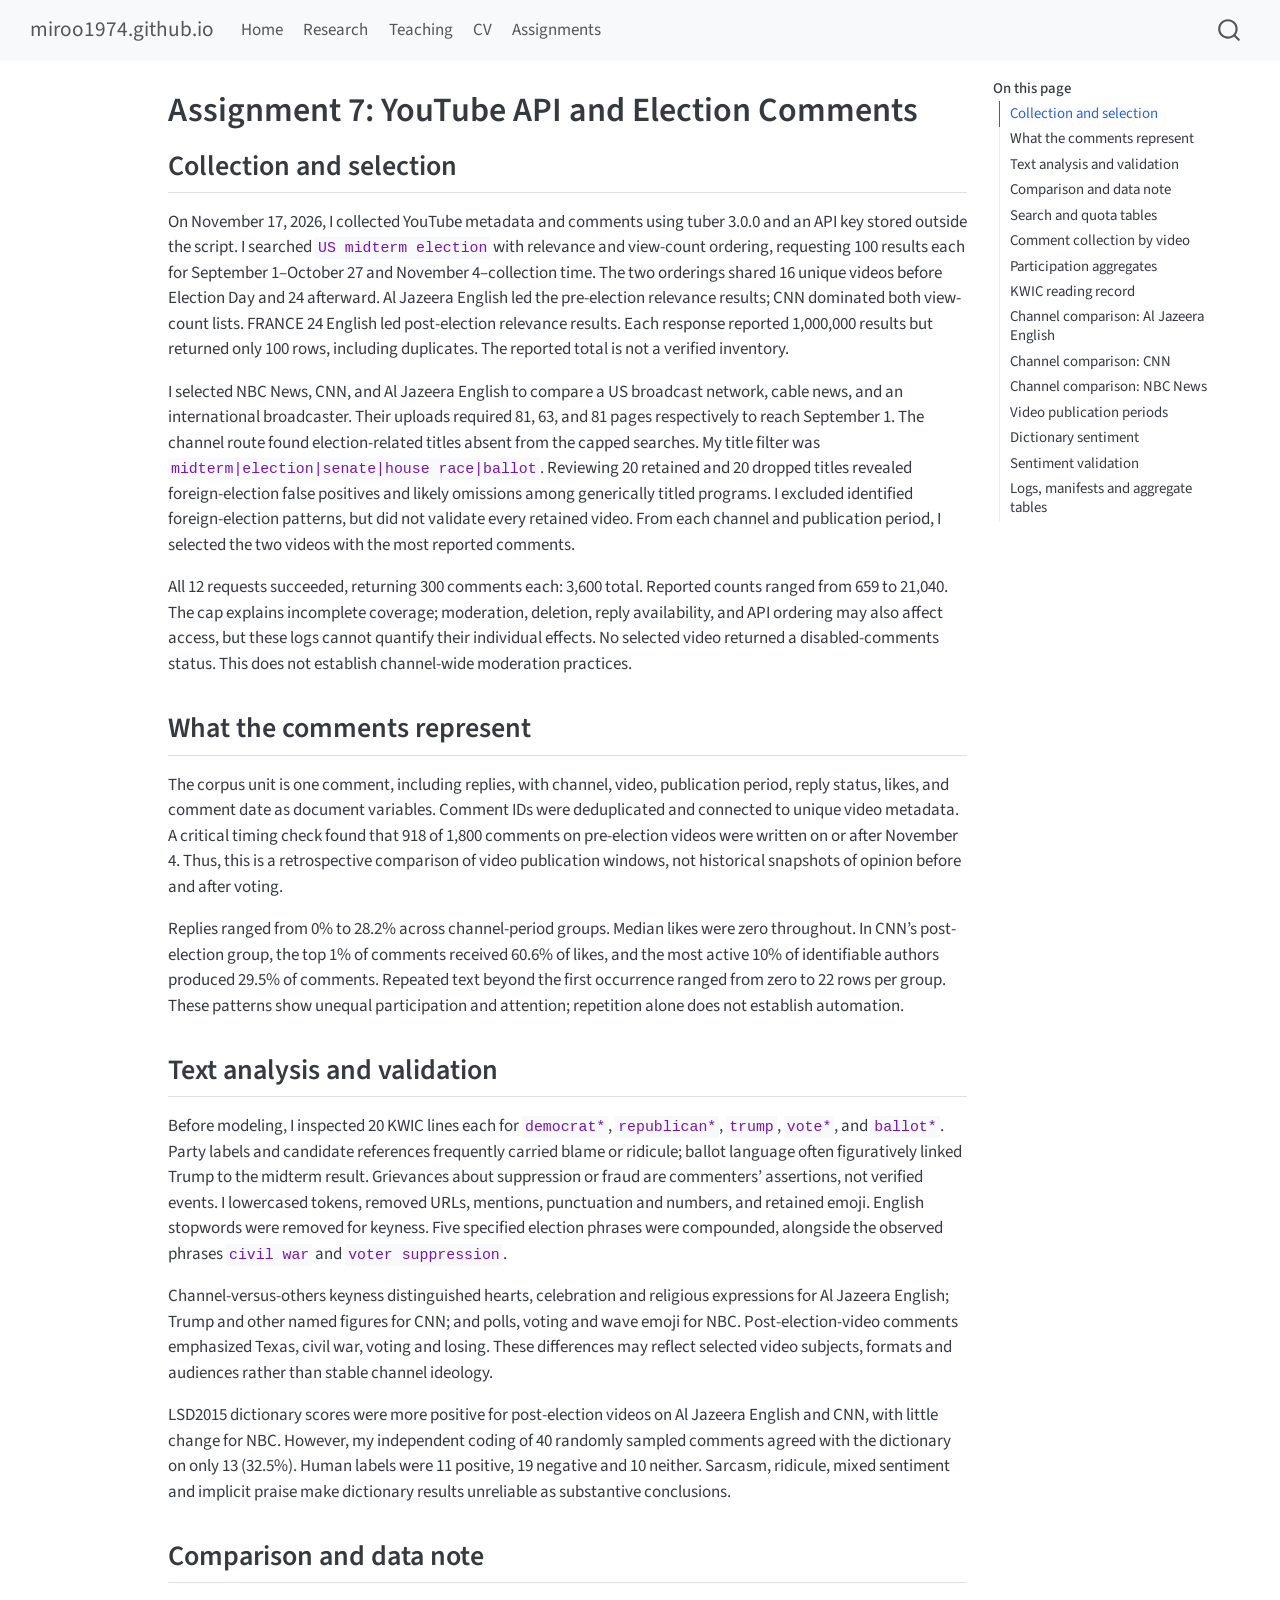
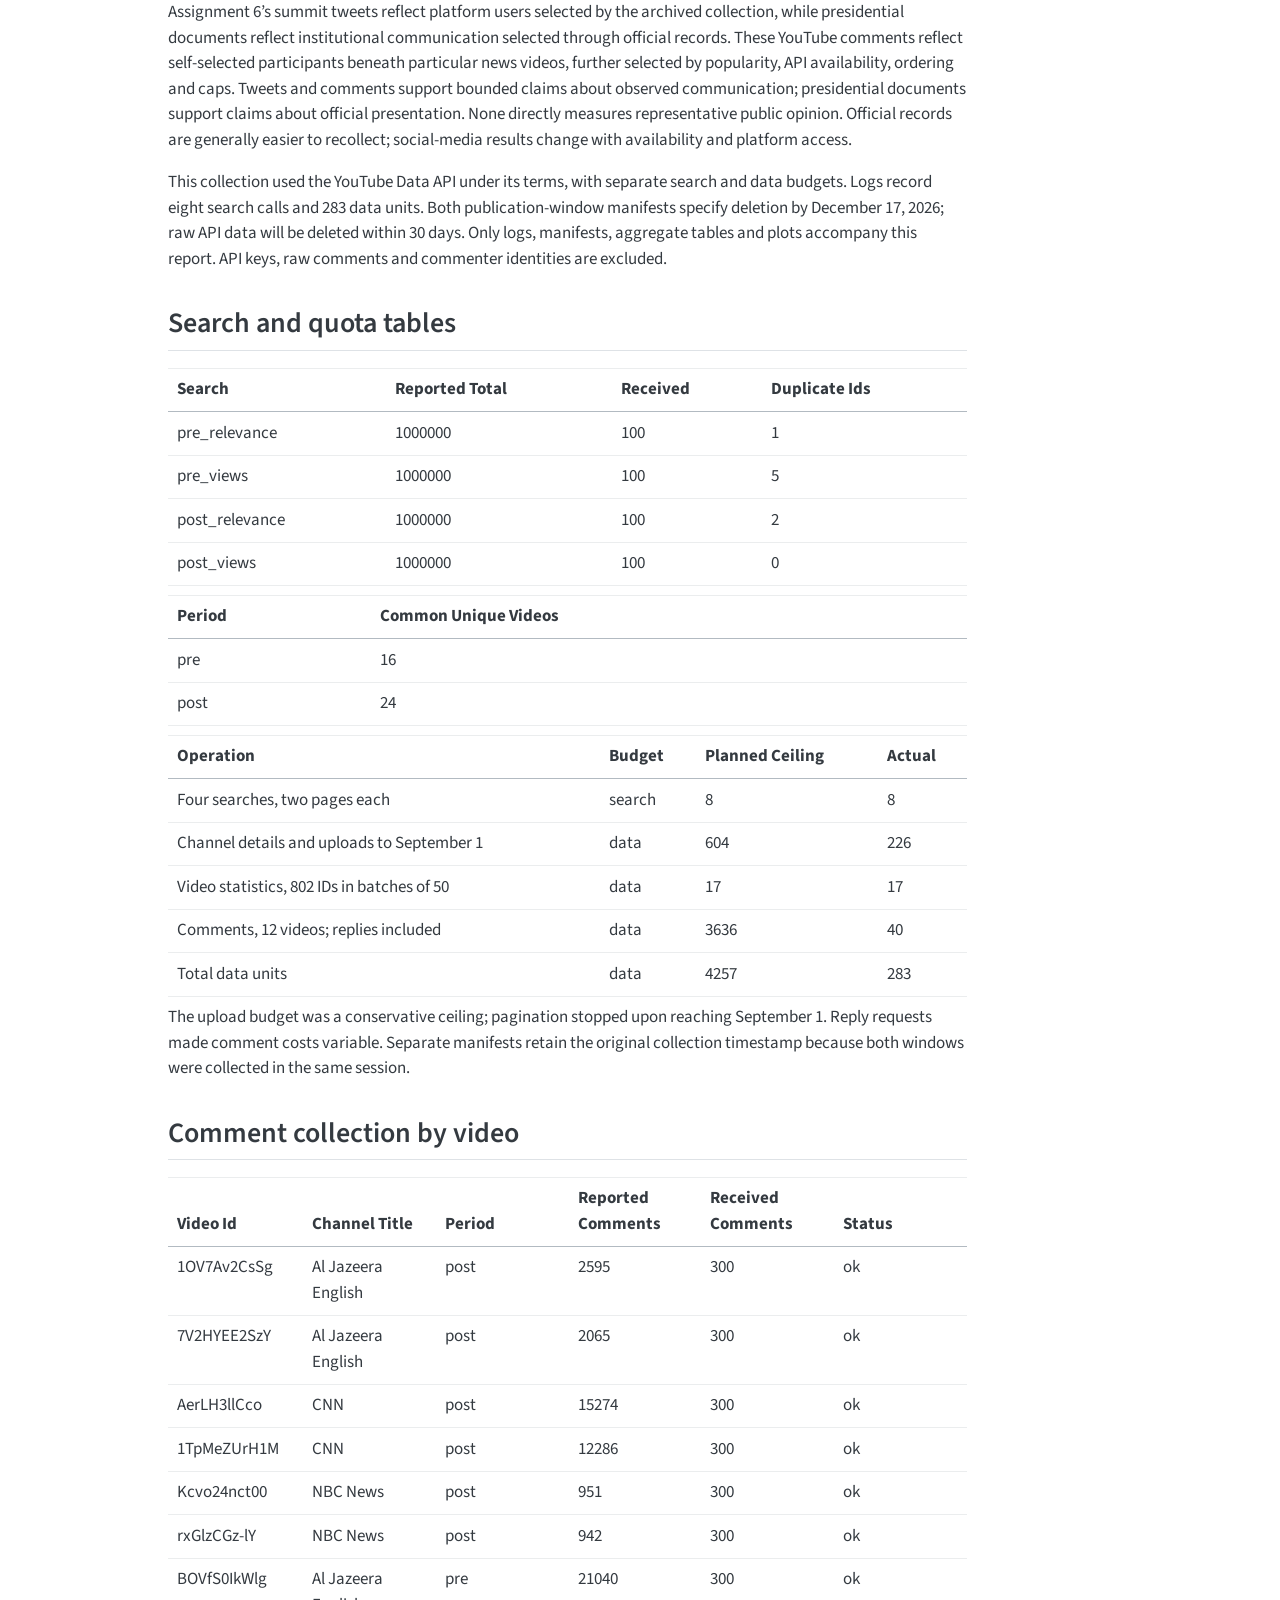
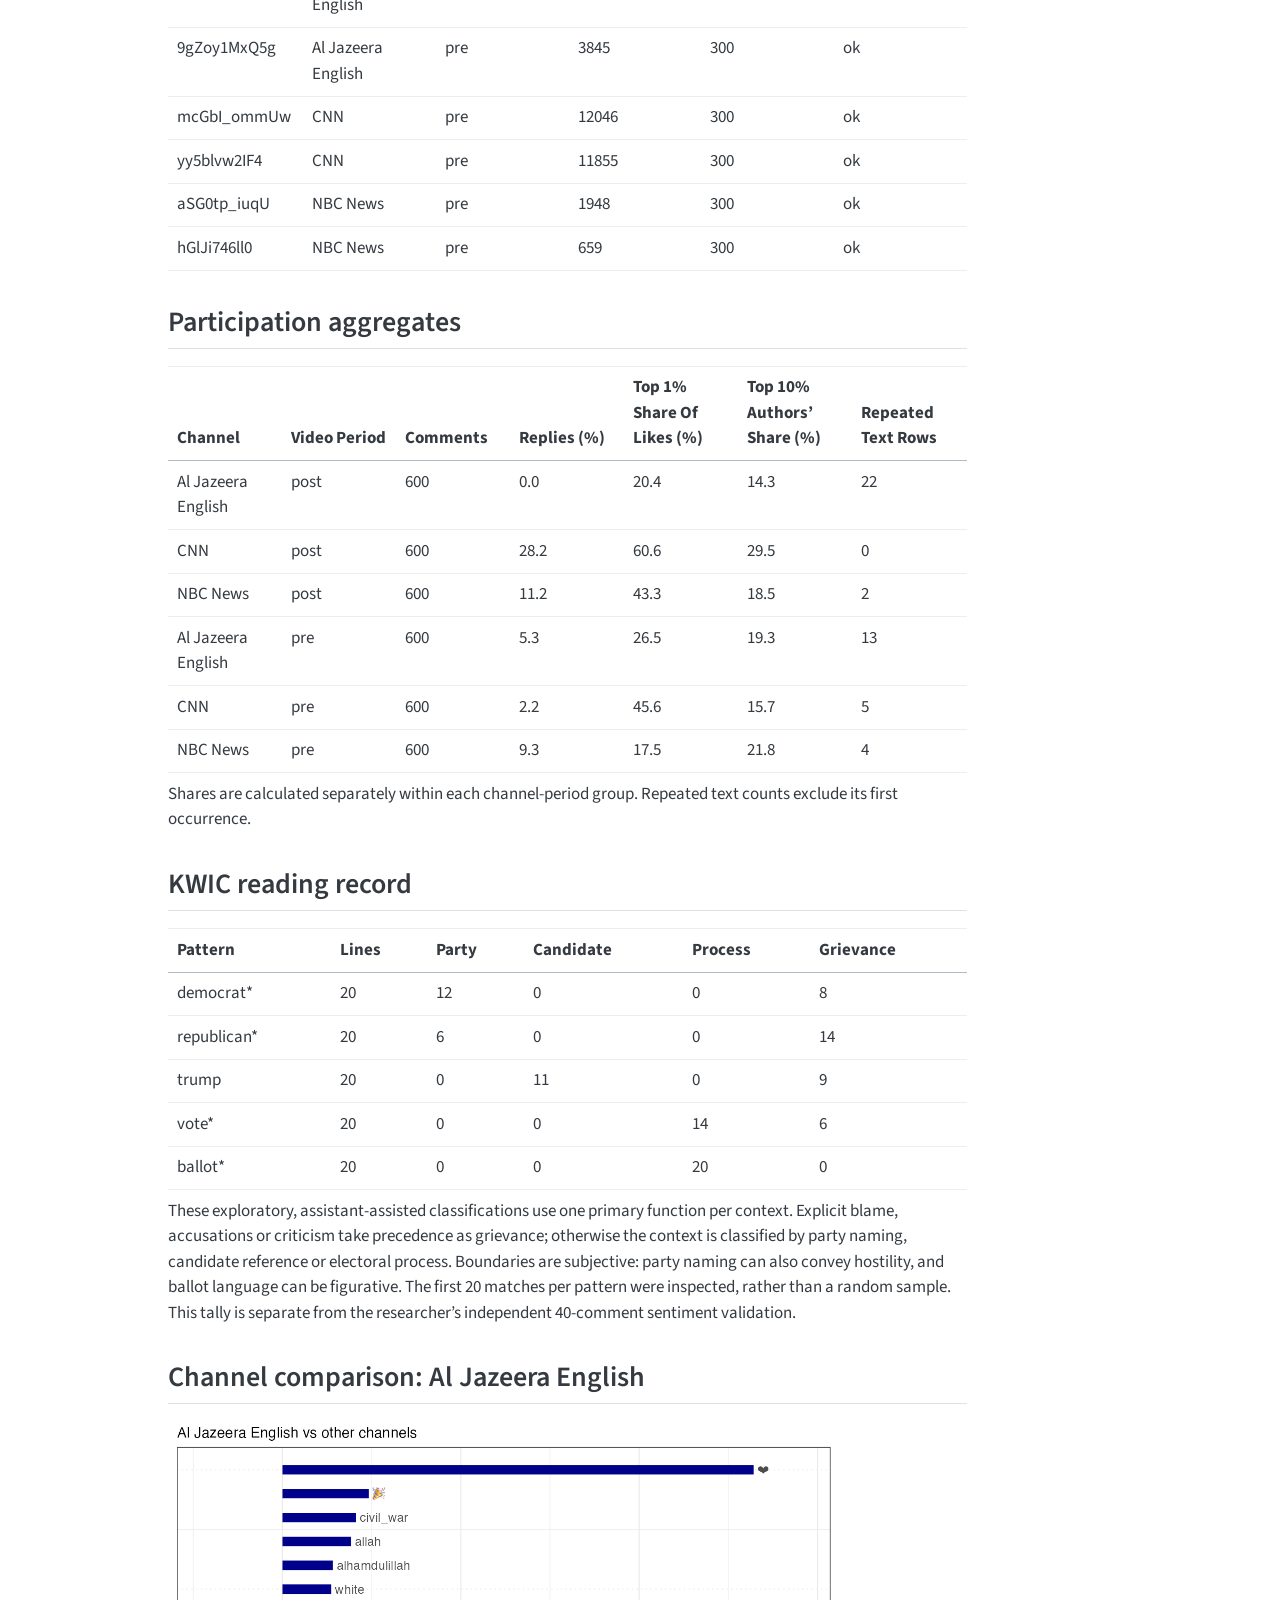
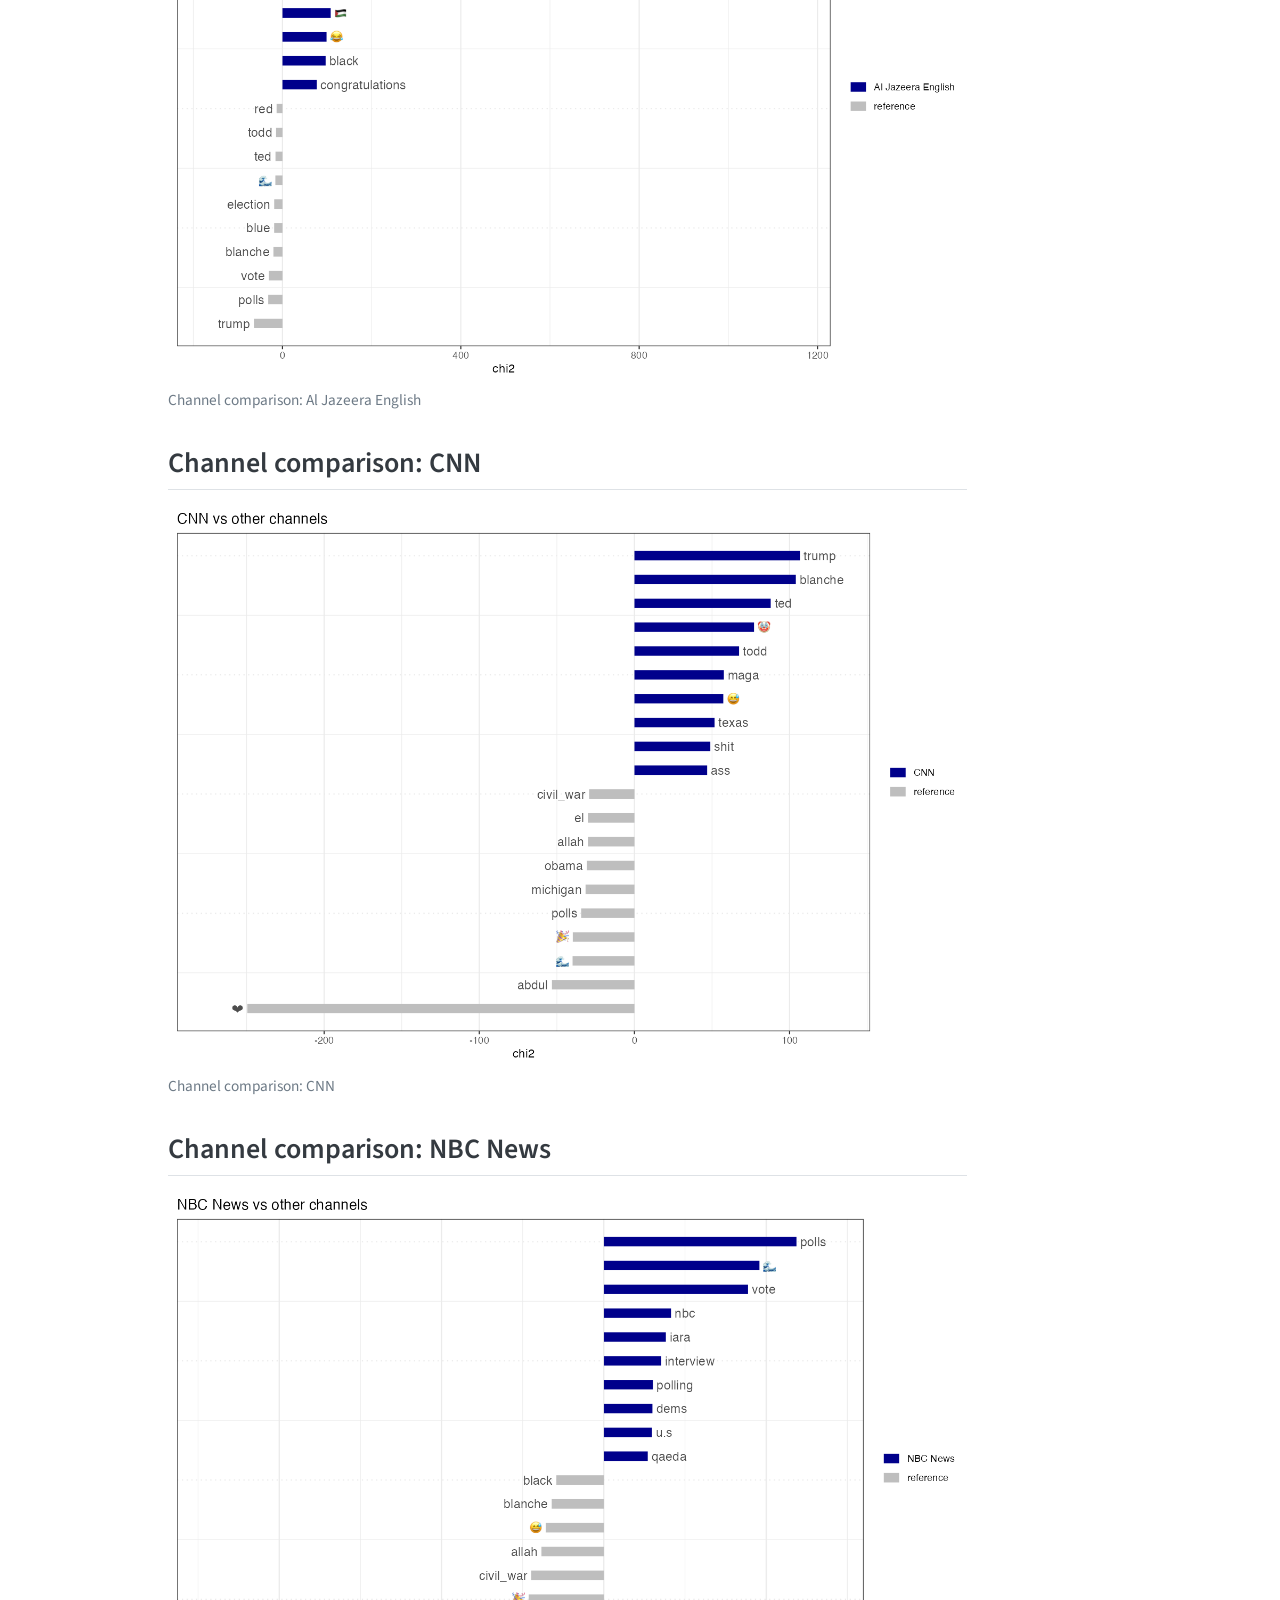
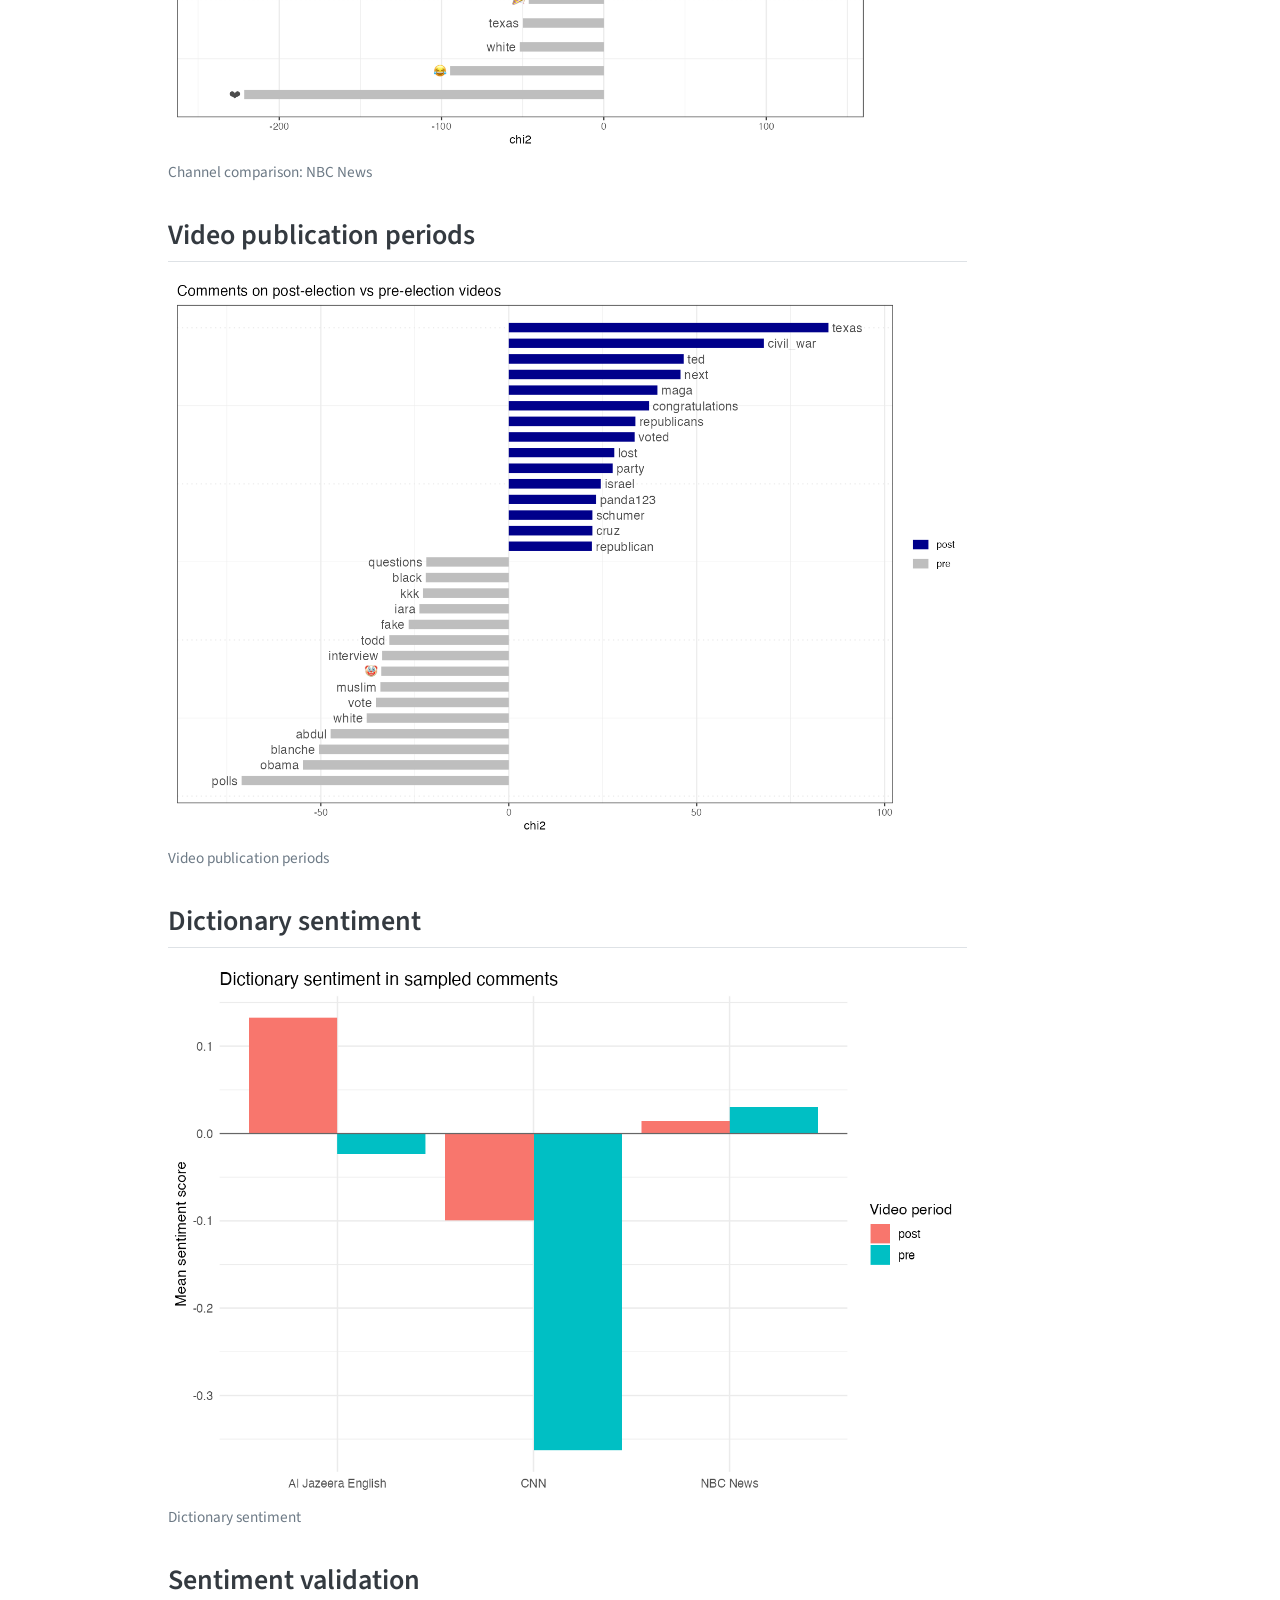
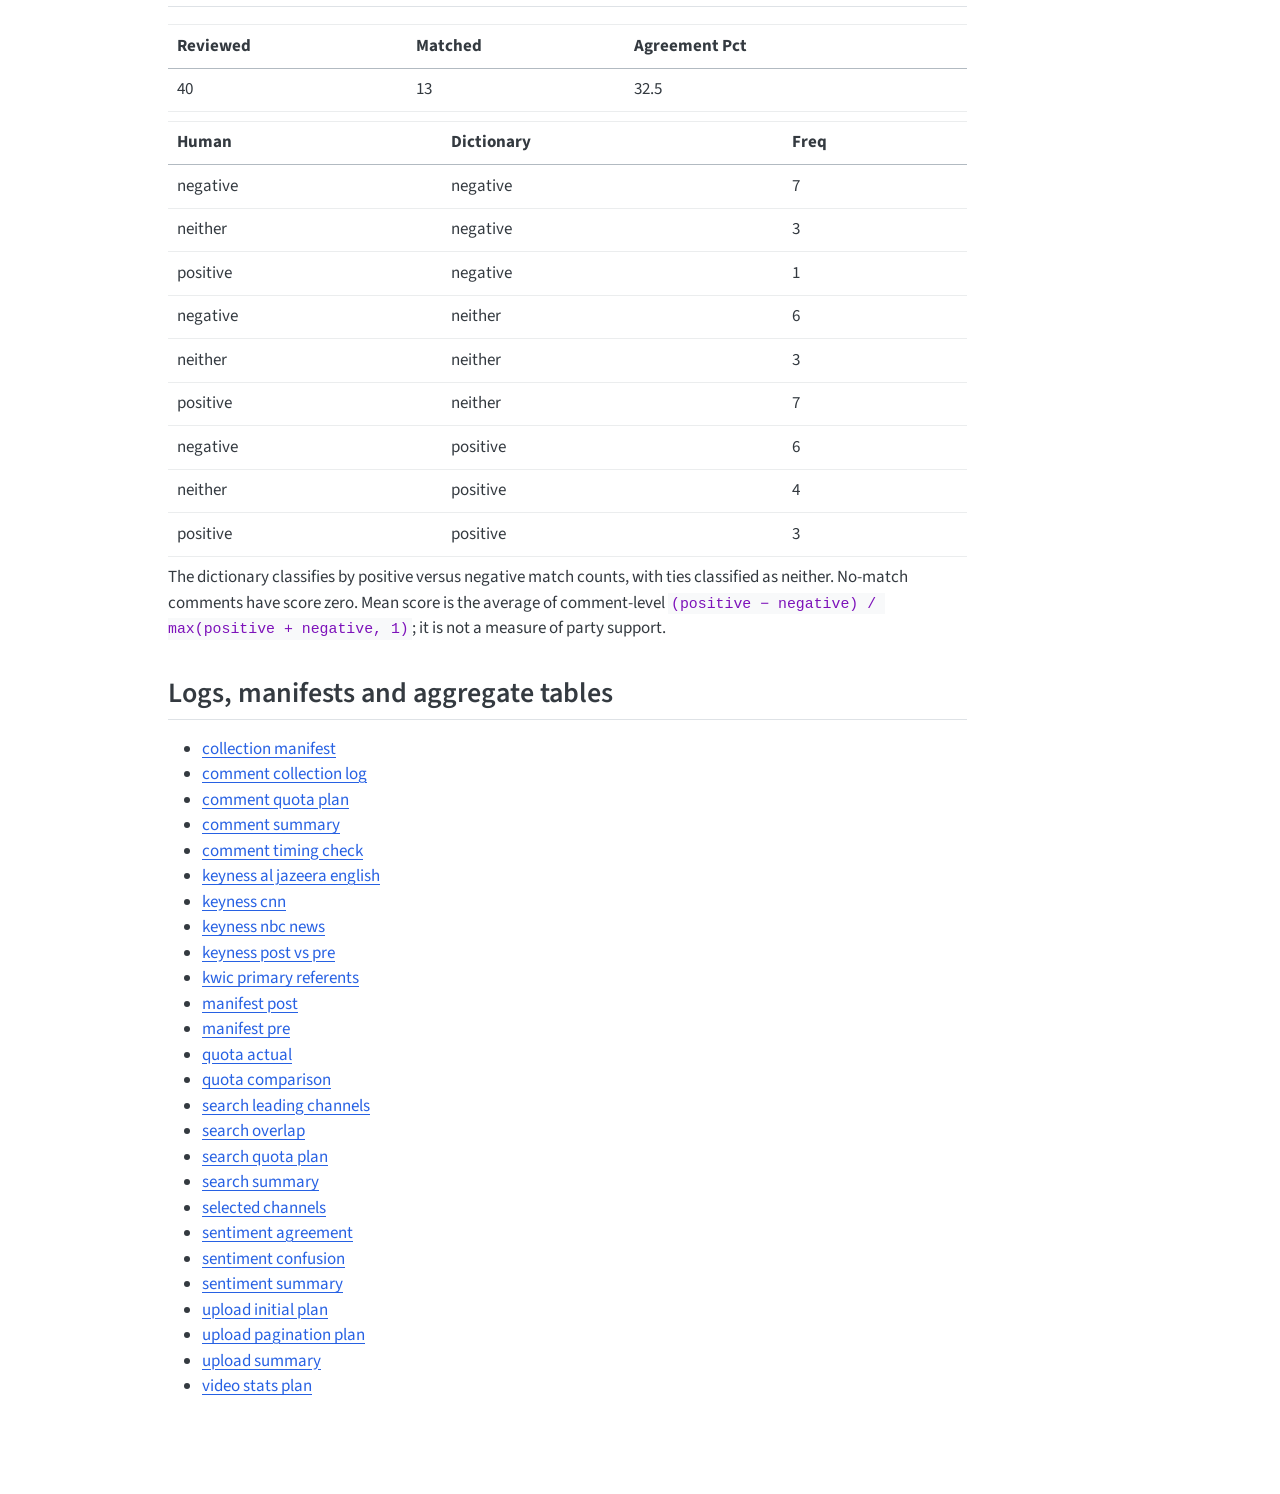
<file: docs/assignments/assign07.html>
<!DOCTYPE html>
<html xmlns="http://www.w3.org/1999/xhtml" lang="en" xml:lang="en"><head>

<meta charset="utf-8">
<meta name="generator" content="quarto-1.3.433">

<meta name="viewport" content="width=device-width, initial-scale=1.0, user-scalable=yes">


<title>miroo1974.github.io - Assignment 7: YouTube API and Election Comments</title>
<style>
code{white-space: pre-wrap;}
span.smallcaps{font-variant: small-caps;}
div.columns{display: flex; gap: min(4vw, 1.5em);}
div.column{flex: auto; overflow-x: auto;}
div.hanging-indent{margin-left: 1.5em; text-indent: -1.5em;}
ul.task-list{list-style: none;}
ul.task-list li input[type="checkbox"] {
  width: 0.8em;
  margin: 0 0.8em 0.2em -1em; /* quarto-specific, see https://github.com/quarto-dev/quarto-cli/issues/4556 */ 
  vertical-align: middle;
}
</style>


<script src="../site_libs/quarto-nav/quarto-nav.js"></script>
<script src="../site_libs/quarto-nav/headroom.min.js"></script>
<script src="../site_libs/clipboard/clipboard.min.js"></script>
<script src="../site_libs/quarto-search/autocomplete.umd.js"></script>
<script src="../site_libs/quarto-search/fuse.min.js"></script>
<script src="../site_libs/quarto-search/quarto-search.js"></script>
<meta name="quarto:offset" content="../">
<script src="../site_libs/quarto-html/quarto.js"></script>
<script src="../site_libs/quarto-html/popper.min.js"></script>
<script src="../site_libs/quarto-html/tippy.umd.min.js"></script>
<script src="../site_libs/quarto-html/anchor.min.js"></script>
<link href="../site_libs/quarto-html/tippy.css" rel="stylesheet">
<link href="../site_libs/quarto-html/quarto-syntax-highlighting.css" rel="stylesheet" id="quarto-text-highlighting-styles">
<script src="../site_libs/bootstrap/bootstrap.min.js"></script>
<link href="../site_libs/bootstrap/bootstrap-icons.css" rel="stylesheet">
<link href="../site_libs/bootstrap/bootstrap.min.css" rel="stylesheet" id="quarto-bootstrap" data-mode="light">
<script id="quarto-search-options" type="application/json">{
  "location": "navbar",
  "copy-button": false,
  "collapse-after": 3,
  "panel-placement": "end",
  "type": "overlay",
  "limit": 20,
  "language": {
    "search-no-results-text": "No results",
    "search-matching-documents-text": "matching documents",
    "search-copy-link-title": "Copy link to search",
    "search-hide-matches-text": "Hide additional matches",
    "search-more-match-text": "more match in this document",
    "search-more-matches-text": "more matches in this document",
    "search-clear-button-title": "Clear",
    "search-detached-cancel-button-title": "Cancel",
    "search-submit-button-title": "Submit",
    "search-label": "Search"
  }
}</script>


<link rel="stylesheet" href="../styles.css">
</head>

<body class="nav-fixed">

<div id="quarto-search-results"></div>
  <header id="quarto-header" class="headroom fixed-top">
    <nav class="navbar navbar-expand-lg navbar-dark ">
      <div class="navbar-container container-fluid">
      <div class="navbar-brand-container">
    <a class="navbar-brand" href="../index.html">
    <span class="navbar-title">miroo1974.github.io</span>
    </a>
  </div>
            <div id="quarto-search" class="" title="Search"></div>
          <button class="navbar-toggler" type="button" data-bs-toggle="collapse" data-bs-target="#navbarCollapse" aria-controls="navbarCollapse" aria-expanded="false" aria-label="Toggle navigation" onclick="if (window.quartoToggleHeadroom) { window.quartoToggleHeadroom(); }">
  <span class="navbar-toggler-icon"></span>
</button>
          <div class="collapse navbar-collapse" id="navbarCollapse">
            <ul class="navbar-nav navbar-nav-scroll me-auto">
  <li class="nav-item">
    <a class="nav-link" href="../index.html" rel="" target="">
 <span class="menu-text">Home</span></a>
  </li>  
  <li class="nav-item">
    <a class="nav-link" href="../research.html" rel="" target="">
 <span class="menu-text">Research</span></a>
  </li>  
  <li class="nav-item">
    <a class="nav-link" href="../teaching.html" rel="" target="">
 <span class="menu-text">Teaching</span></a>
  </li>  
  <li class="nav-item">
    <a class="nav-link" href="../cv.html" rel="" target="">
 <span class="menu-text">CV</span></a>
  </li>  
  <li class="nav-item">
    <a class="nav-link" href="../assignments/index.html" rel="" target="">
 <span class="menu-text">Assignments</span></a>
  </li>  
</ul>
            <div class="quarto-navbar-tools ms-auto">
</div>
          </div> <!-- /navcollapse -->
      </div> <!-- /container-fluid -->
    </nav>
</header>
<!-- content -->
<div id="quarto-content" class="quarto-container page-columns page-rows-contents page-layout-article page-navbar">
<!-- sidebar -->
<!-- margin-sidebar -->
    <div id="quarto-margin-sidebar" class="sidebar margin-sidebar">
        <nav id="TOC" role="doc-toc" class="toc-active">
    <h2 id="toc-title">On this page</h2>
   
  <ul>
  <li><a href="#collection-and-selection" id="toc-collection-and-selection" class="nav-link active" data-scroll-target="#collection-and-selection">Collection and selection</a></li>
  <li><a href="#what-the-comments-represent" id="toc-what-the-comments-represent" class="nav-link" data-scroll-target="#what-the-comments-represent">What the comments represent</a></li>
  <li><a href="#text-analysis-and-validation" id="toc-text-analysis-and-validation" class="nav-link" data-scroll-target="#text-analysis-and-validation">Text analysis and validation</a></li>
  <li><a href="#comparison-and-data-note" id="toc-comparison-and-data-note" class="nav-link" data-scroll-target="#comparison-and-data-note">Comparison and data note</a></li>
  <li><a href="#search-and-quota-tables" id="toc-search-and-quota-tables" class="nav-link" data-scroll-target="#search-and-quota-tables">Search and quota tables</a></li>
  <li><a href="#comment-collection-by-video" id="toc-comment-collection-by-video" class="nav-link" data-scroll-target="#comment-collection-by-video">Comment collection by video</a></li>
  <li><a href="#participation-aggregates" id="toc-participation-aggregates" class="nav-link" data-scroll-target="#participation-aggregates">Participation aggregates</a></li>
  <li><a href="#kwic-reading-record" id="toc-kwic-reading-record" class="nav-link" data-scroll-target="#kwic-reading-record">KWIC reading record</a></li>
  <li><a href="#channel-comparison-al-jazeera-english" id="toc-channel-comparison-al-jazeera-english" class="nav-link" data-scroll-target="#channel-comparison-al-jazeera-english">Channel comparison: Al Jazeera English</a></li>
  <li><a href="#channel-comparison-cnn" id="toc-channel-comparison-cnn" class="nav-link" data-scroll-target="#channel-comparison-cnn">Channel comparison: CNN</a></li>
  <li><a href="#channel-comparison-nbc-news" id="toc-channel-comparison-nbc-news" class="nav-link" data-scroll-target="#channel-comparison-nbc-news">Channel comparison: NBC News</a></li>
  <li><a href="#video-publication-periods" id="toc-video-publication-periods" class="nav-link" data-scroll-target="#video-publication-periods">Video publication periods</a></li>
  <li><a href="#dictionary-sentiment" id="toc-dictionary-sentiment" class="nav-link" data-scroll-target="#dictionary-sentiment">Dictionary sentiment</a></li>
  <li><a href="#sentiment-validation" id="toc-sentiment-validation" class="nav-link" data-scroll-target="#sentiment-validation">Sentiment validation</a></li>
  <li><a href="#logs-manifests-and-aggregate-tables" id="toc-logs-manifests-and-aggregate-tables" class="nav-link" data-scroll-target="#logs-manifests-and-aggregate-tables">Logs, manifests and aggregate tables</a></li>
  </ul>
</nav>
    </div>
<!-- main -->
<main class="content" id="quarto-document-content">

<header id="title-block-header" class="quarto-title-block default">
<div class="quarto-title">
<h1 class="title">Assignment 7: YouTube API and Election Comments</h1>
</div>



<div class="quarto-title-meta">

    
  
    
  </div>
  

</header>

<section id="collection-and-selection" class="level2">
<h2 class="anchored" data-anchor-id="collection-and-selection">Collection and selection</h2>
<p>On November 17, 2026, I collected YouTube metadata and comments using tuber 3.0.0 and an API key stored outside the script. I searched <code>US midterm election</code> with relevance and view-count ordering, requesting 100 results each for September 1–October 27 and November 4–collection time. The two orderings shared 16 unique videos before Election Day and 24 afterward. Al Jazeera English led the pre-election relevance results; CNN dominated both view-count lists. FRANCE 24 English led post-election relevance results. Each response reported 1,000,000 results but returned only 100 rows, including duplicates. The reported total is not a verified inventory.</p>
<p>I selected NBC News, CNN, and Al Jazeera English to compare a US broadcast network, cable news, and an international broadcaster. Their uploads required 81, 63, and 81 pages respectively to reach September 1. The channel route found election-related titles absent from the capped searches. My title filter was <code>midterm|election|senate|house race|ballot</code>. Reviewing 20 retained and 20 dropped titles revealed foreign-election false positives and likely omissions among generically titled programs. I excluded identified foreign-election patterns, but did not validate every retained video. From each channel and publication period, I selected the two videos with the most reported comments.</p>
<p>All 12 requests succeeded, returning 300 comments each: 3,600 total. Reported counts ranged from 659 to 21,040. The cap explains incomplete coverage; moderation, deletion, reply availability, and API ordering may also affect access, but these logs cannot quantify their individual effects. No selected video returned a disabled-comments status. This does not establish channel-wide moderation practices.</p>
</section>
<section id="what-the-comments-represent" class="level2">
<h2 class="anchored" data-anchor-id="what-the-comments-represent">What the comments represent</h2>
<p>The corpus unit is one comment, including replies, with channel, video, publication period, reply status, likes, and comment date as document variables. Comment IDs were deduplicated and connected to unique video metadata. A critical timing check found that 918 of 1,800 comments on pre-election videos were written on or after November 4. Thus, this is a retrospective comparison of video publication windows, not historical snapshots of opinion before and after voting.</p>
<p>Replies ranged from 0% to 28.2% across channel-period groups. Median likes were zero throughout. In CNN’s post-election group, the top 1% of comments received 60.6% of likes, and the most active 10% of identifiable authors produced 29.5% of comments. Repeated text beyond the first occurrence ranged from zero to 22 rows per group. These patterns show unequal participation and attention; repetition alone does not establish automation.</p>
</section>
<section id="text-analysis-and-validation" class="level2">
<h2 class="anchored" data-anchor-id="text-analysis-and-validation">Text analysis and validation</h2>
<p>Before modeling, I inspected 20 KWIC lines each for <code>democrat*</code>, <code>republican*</code>, <code>trump</code>, <code>vote*</code>, and <code>ballot*</code>. Party labels and candidate references frequently carried blame or ridicule; ballot language often figuratively linked Trump to the midterm result. Grievances about suppression or fraud are commenters’ assertions, not verified events. I lowercased tokens, removed URLs, mentions, punctuation and numbers, and retained emoji. English stopwords were removed for keyness. Five specified election phrases were compounded, alongside the observed phrases <code>civil war</code> and <code>voter suppression</code>.</p>
<p>Channel-versus-others keyness distinguished hearts, celebration and religious expressions for Al Jazeera English; Trump and other named figures for CNN; and polls, voting and wave emoji for NBC. Post-election-video comments emphasized Texas, civil war, voting and losing. These differences may reflect selected video subjects, formats and audiences rather than stable channel ideology.</p>
<p>LSD2015 dictionary scores were more positive for post-election videos on Al Jazeera English and CNN, with little change for NBC. However, my independent coding of 40 randomly sampled comments agreed with the dictionary on only 13 (32.5%). Human labels were 11 positive, 19 negative and 10 neither. Sarcasm, ridicule, mixed sentiment and implicit praise make dictionary results unreliable as substantive conclusions.</p>
</section>
<section id="comparison-and-data-note" class="level2">
<h2 class="anchored" data-anchor-id="comparison-and-data-note">Comparison and data note</h2>
<p>Assignment 6’s summit tweets reflect platform users selected by the archived collection, while presidential documents reflect institutional communication selected through official records. These YouTube comments reflect self-selected participants beneath particular news videos, further selected by popularity, API availability, ordering and caps. Tweets and comments support bounded claims about observed communication; presidential documents support claims about official presentation. None directly measures representative public opinion. Official records are generally easier to recollect; social-media results change with availability and platform access.</p>
<p>This collection used the YouTube Data API under its terms, with separate search and data budgets. Logs record eight search calls and 283 data units. Both publication-window manifests specify deletion by December 17, 2026; raw API data will be deleted within 30 days. Only logs, manifests, aggregate tables and plots accompany this report. API keys, raw comments and commenter identities are excluded.</p>
</section>
<section id="search-and-quota-tables" class="level2">
<h2 class="anchored" data-anchor-id="search-and-quota-tables">Search and quota tables</h2>
<table class="table">
<thead>
<tr class="header">
<th>Search</th>
<th>Reported Total</th>
<th>Received</th>
<th>Duplicate Ids</th>
</tr>
</thead>
<tbody>
<tr class="odd">
<td>pre_relevance</td>
<td>1000000</td>
<td>100</td>
<td>1</td>
</tr>
<tr class="even">
<td>pre_views</td>
<td>1000000</td>
<td>100</td>
<td>5</td>
</tr>
<tr class="odd">
<td>post_relevance</td>
<td>1000000</td>
<td>100</td>
<td>2</td>
</tr>
<tr class="even">
<td>post_views</td>
<td>1000000</td>
<td>100</td>
<td>0</td>
</tr>
</tbody>
</table>
<table class="table">
<thead>
<tr class="header">
<th>Period</th>
<th>Common Unique Videos</th>
</tr>
</thead>
<tbody>
<tr class="odd">
<td>pre</td>
<td>16</td>
</tr>
<tr class="even">
<td>post</td>
<td>24</td>
</tr>
</tbody>
</table>
<table class="table">
<thead>
<tr class="header">
<th>Operation</th>
<th>Budget</th>
<th>Planned Ceiling</th>
<th>Actual</th>
</tr>
</thead>
<tbody>
<tr class="odd">
<td>Four searches, two pages each</td>
<td>search</td>
<td>8</td>
<td>8</td>
</tr>
<tr class="even">
<td>Channel details and uploads to September 1</td>
<td>data</td>
<td>604</td>
<td>226</td>
</tr>
<tr class="odd">
<td>Video statistics, 802 IDs in batches of 50</td>
<td>data</td>
<td>17</td>
<td>17</td>
</tr>
<tr class="even">
<td>Comments, 12 videos; replies included</td>
<td>data</td>
<td>3636</td>
<td>40</td>
</tr>
<tr class="odd">
<td>Total data units</td>
<td>data</td>
<td>4257</td>
<td>283</td>
</tr>
</tbody>
</table>
<p>The upload budget was a conservative ceiling; pagination stopped upon reaching September 1. Reply requests made comment costs variable. Separate manifests retain the original collection timestamp because both windows were collected in the same session.</p>
</section>
<section id="comment-collection-by-video" class="level2">
<h2 class="anchored" data-anchor-id="comment-collection-by-video">Comment collection by video</h2>
<table class="table">
<colgroup>
<col style="width: 16%">
<col style="width: 16%">
<col style="width: 16%">
<col style="width: 16%">
<col style="width: 16%">
<col style="width: 16%">
</colgroup>
<thead>
<tr class="header">
<th>Video Id</th>
<th>Channel Title</th>
<th>Period</th>
<th>Reported Comments</th>
<th>Received Comments</th>
<th>Status</th>
</tr>
</thead>
<tbody>
<tr class="odd">
<td>1OV7Av2CsSg</td>
<td>Al Jazeera English</td>
<td>post</td>
<td>2595</td>
<td>300</td>
<td>ok</td>
</tr>
<tr class="even">
<td>7V2HYEE2SzY</td>
<td>Al Jazeera English</td>
<td>post</td>
<td>2065</td>
<td>300</td>
<td>ok</td>
</tr>
<tr class="odd">
<td>AerLH3llCco</td>
<td>CNN</td>
<td>post</td>
<td>15274</td>
<td>300</td>
<td>ok</td>
</tr>
<tr class="even">
<td>1TpMeZUrH1M</td>
<td>CNN</td>
<td>post</td>
<td>12286</td>
<td>300</td>
<td>ok</td>
</tr>
<tr class="odd">
<td>Kcvo24nct00</td>
<td>NBC News</td>
<td>post</td>
<td>951</td>
<td>300</td>
<td>ok</td>
</tr>
<tr class="even">
<td>rxGlzCGz-lY</td>
<td>NBC News</td>
<td>post</td>
<td>942</td>
<td>300</td>
<td>ok</td>
</tr>
<tr class="odd">
<td>BOVfS0IkWlg</td>
<td>Al Jazeera English</td>
<td>pre</td>
<td>21040</td>
<td>300</td>
<td>ok</td>
</tr>
<tr class="even">
<td>9gZoy1MxQ5g</td>
<td>Al Jazeera English</td>
<td>pre</td>
<td>3845</td>
<td>300</td>
<td>ok</td>
</tr>
<tr class="odd">
<td>mcGbI_ommUw</td>
<td>CNN</td>
<td>pre</td>
<td>12046</td>
<td>300</td>
<td>ok</td>
</tr>
<tr class="even">
<td>yy5blvw2IF4</td>
<td>CNN</td>
<td>pre</td>
<td>11855</td>
<td>300</td>
<td>ok</td>
</tr>
<tr class="odd">
<td>aSG0tp_iuqU</td>
<td>NBC News</td>
<td>pre</td>
<td>1948</td>
<td>300</td>
<td>ok</td>
</tr>
<tr class="even">
<td>hGlJi746ll0</td>
<td>NBC News</td>
<td>pre</td>
<td>659</td>
<td>300</td>
<td>ok</td>
</tr>
</tbody>
</table>
</section>
<section id="participation-aggregates" class="level2">
<h2 class="anchored" data-anchor-id="participation-aggregates">Participation aggregates</h2>
<table class="table">
<colgroup>
<col style="width: 14%">
<col style="width: 14%">
<col style="width: 14%">
<col style="width: 14%">
<col style="width: 14%">
<col style="width: 14%">
<col style="width: 14%">
</colgroup>
<thead>
<tr class="header">
<th>Channel</th>
<th>Video Period</th>
<th>Comments</th>
<th>Replies (%)</th>
<th>Top 1% Share Of Likes (%)</th>
<th>Top 10% Authors’ Share (%)</th>
<th>Repeated Text Rows</th>
</tr>
</thead>
<tbody>
<tr class="odd">
<td>Al Jazeera English</td>
<td>post</td>
<td>600</td>
<td>0.0</td>
<td>20.4</td>
<td>14.3</td>
<td>22</td>
</tr>
<tr class="even">
<td>CNN</td>
<td>post</td>
<td>600</td>
<td>28.2</td>
<td>60.6</td>
<td>29.5</td>
<td>0</td>
</tr>
<tr class="odd">
<td>NBC News</td>
<td>post</td>
<td>600</td>
<td>11.2</td>
<td>43.3</td>
<td>18.5</td>
<td>2</td>
</tr>
<tr class="even">
<td>Al Jazeera English</td>
<td>pre</td>
<td>600</td>
<td>5.3</td>
<td>26.5</td>
<td>19.3</td>
<td>13</td>
</tr>
<tr class="odd">
<td>CNN</td>
<td>pre</td>
<td>600</td>
<td>2.2</td>
<td>45.6</td>
<td>15.7</td>
<td>5</td>
</tr>
<tr class="even">
<td>NBC News</td>
<td>pre</td>
<td>600</td>
<td>9.3</td>
<td>17.5</td>
<td>21.8</td>
<td>4</td>
</tr>
</tbody>
</table>
<p>Shares are calculated separately within each channel-period group. Repeated text counts exclude its first occurrence.</p>
</section>
<section id="kwic-reading-record" class="level2">
<h2 class="anchored" data-anchor-id="kwic-reading-record">KWIC reading record</h2>
<table class="table">
<thead>
<tr class="header">
<th>Pattern</th>
<th>Lines</th>
<th>Party</th>
<th>Candidate</th>
<th>Process</th>
<th>Grievance</th>
</tr>
</thead>
<tbody>
<tr class="odd">
<td>democrat*</td>
<td>20</td>
<td>12</td>
<td>0</td>
<td>0</td>
<td>8</td>
</tr>
<tr class="even">
<td>republican*</td>
<td>20</td>
<td>6</td>
<td>0</td>
<td>0</td>
<td>14</td>
</tr>
<tr class="odd">
<td>trump</td>
<td>20</td>
<td>0</td>
<td>11</td>
<td>0</td>
<td>9</td>
</tr>
<tr class="even">
<td>vote*</td>
<td>20</td>
<td>0</td>
<td>0</td>
<td>14</td>
<td>6</td>
</tr>
<tr class="odd">
<td>ballot*</td>
<td>20</td>
<td>0</td>
<td>0</td>
<td>20</td>
<td>0</td>
</tr>
</tbody>
</table>
<p>These exploratory, assistant-assisted classifications use one primary function per context. Explicit blame, accusations or criticism take precedence as grievance; otherwise the context is classified by party naming, candidate reference or electoral process. Boundaries are subjective: party naming can also convey hostility, and ballot language can be figurative. The first 20 matches per pattern were inspected, rather than a random sample. This tally is separate from the researcher’s independent 40-comment sentiment validation.</p>
</section>
<section id="channel-comparison-al-jazeera-english" class="level2">
<h2 class="anchored" data-anchor-id="channel-comparison-al-jazeera-english">Channel comparison: Al Jazeera English</h2>
<div class="quarto-figure quarto-figure-center">
<figure class="figure">
<p><img src="assign07_figures/keyness_al_jazeera_english.png" class="img-fluid figure-img"></p>
<figcaption class="figure-caption">Channel comparison: Al Jazeera English</figcaption>
</figure>
</div>
</section>
<section id="channel-comparison-cnn" class="level2">
<h2 class="anchored" data-anchor-id="channel-comparison-cnn">Channel comparison: CNN</h2>
<div class="quarto-figure quarto-figure-center">
<figure class="figure">
<p><img src="assign07_figures/keyness_cnn.png" class="img-fluid figure-img"></p>
<figcaption class="figure-caption">Channel comparison: CNN</figcaption>
</figure>
</div>
</section>
<section id="channel-comparison-nbc-news" class="level2">
<h2 class="anchored" data-anchor-id="channel-comparison-nbc-news">Channel comparison: NBC News</h2>
<div class="quarto-figure quarto-figure-center">
<figure class="figure">
<p><img src="assign07_figures/keyness_nbc_news.png" class="img-fluid figure-img"></p>
<figcaption class="figure-caption">Channel comparison: NBC News</figcaption>
</figure>
</div>
</section>
<section id="video-publication-periods" class="level2">
<h2 class="anchored" data-anchor-id="video-publication-periods">Video publication periods</h2>
<div class="quarto-figure quarto-figure-center">
<figure class="figure">
<p><img src="assign07_figures/keyness_post_vs_pre.png" class="img-fluid figure-img"></p>
<figcaption class="figure-caption">Video publication periods</figcaption>
</figure>
</div>
</section>
<section id="dictionary-sentiment" class="level2">
<h2 class="anchored" data-anchor-id="dictionary-sentiment">Dictionary sentiment</h2>
<div class="quarto-figure quarto-figure-center">
<figure class="figure">
<p><img src="assign07_figures/comment_sentiment.png" class="img-fluid figure-img"></p>
<figcaption class="figure-caption">Dictionary sentiment</figcaption>
</figure>
</div>
</section>
<section id="sentiment-validation" class="level2">
<h2 class="anchored" data-anchor-id="sentiment-validation">Sentiment validation</h2>
<table class="table">
<thead>
<tr class="header">
<th>Reviewed</th>
<th>Matched</th>
<th>Agreement Pct</th>
</tr>
</thead>
<tbody>
<tr class="odd">
<td>40</td>
<td>13</td>
<td>32.5</td>
</tr>
</tbody>
</table>
<table class="table">
<thead>
<tr class="header">
<th>Human</th>
<th>Dictionary</th>
<th>Freq</th>
</tr>
</thead>
<tbody>
<tr class="odd">
<td>negative</td>
<td>negative</td>
<td>7</td>
</tr>
<tr class="even">
<td>neither</td>
<td>negative</td>
<td>3</td>
</tr>
<tr class="odd">
<td>positive</td>
<td>negative</td>
<td>1</td>
</tr>
<tr class="even">
<td>negative</td>
<td>neither</td>
<td>6</td>
</tr>
<tr class="odd">
<td>neither</td>
<td>neither</td>
<td>3</td>
</tr>
<tr class="even">
<td>positive</td>
<td>neither</td>
<td>7</td>
</tr>
<tr class="odd">
<td>negative</td>
<td>positive</td>
<td>6</td>
</tr>
<tr class="even">
<td>neither</td>
<td>positive</td>
<td>4</td>
</tr>
<tr class="odd">
<td>positive</td>
<td>positive</td>
<td>3</td>
</tr>
</tbody>
</table>
<p>The dictionary classifies by positive versus negative match counts, with ties classified as neither. No-match comments have score zero. Mean score is the average of comment-level <code>(positive − negative) / max(positive + negative, 1)</code>; it is not a measure of party support.</p>
</section>
<section id="logs-manifests-and-aggregate-tables" class="level2">
<h2 class="anchored" data-anchor-id="logs-manifests-and-aggregate-tables">Logs, manifests and aggregate tables</h2>
<ul>
<li><a href="assign07_files/collection_manifest.csv">collection manifest</a></li>
<li><a href="assign07_files/comment_collection_log.csv">comment collection log</a></li>
<li><a href="assign07_files/comment_quota_plan.csv">comment quota plan</a></li>
<li><a href="assign07_files/comment_summary.csv">comment summary</a></li>
<li><a href="assign07_files/comment_timing_check.csv">comment timing check</a></li>
<li><a href="assign07_files/keyness_al_jazeera_english.csv">keyness al jazeera english</a></li>
<li><a href="assign07_files/keyness_cnn.csv">keyness cnn</a></li>
<li><a href="assign07_files/keyness_nbc_news.csv">keyness nbc news</a></li>
<li><a href="assign07_files/keyness_post_vs_pre.csv">keyness post vs pre</a></li>
<li><a href="assign07_files/kwic_primary_referents.csv">kwic primary referents</a></li>
<li><a href="assign07_files/manifest_post.csv">manifest post</a></li>
<li><a href="assign07_files/manifest_pre.csv">manifest pre</a></li>
<li><a href="assign07_files/quota_actual.csv">quota actual</a></li>
<li><a href="assign07_files/quota_comparison.csv">quota comparison</a></li>
<li><a href="assign07_files/search_leading_channels.csv">search leading channels</a></li>
<li><a href="assign07_files/search_overlap.csv">search overlap</a></li>
<li><a href="assign07_files/search_quota_plan.csv">search quota plan</a></li>
<li><a href="assign07_files/search_summary.csv">search summary</a></li>
<li><a href="assign07_files/selected_channels.csv">selected channels</a></li>
<li><a href="assign07_files/sentiment_agreement.csv">sentiment agreement</a></li>
<li><a href="assign07_files/sentiment_confusion.csv">sentiment confusion</a></li>
<li><a href="assign07_files/sentiment_summary.csv">sentiment summary</a></li>
<li><a href="assign07_files/upload_initial_plan.csv">upload initial plan</a></li>
<li><a href="assign07_files/upload_pagination_plan.csv">upload pagination plan</a></li>
<li><a href="assign07_files/upload_summary.csv">upload summary</a></li>
<li><a href="assign07_files/video_stats_plan.csv">video stats plan</a></li>
</ul>


</section>

</main> <!-- /main -->
<script id="quarto-html-after-body" type="application/javascript">
window.document.addEventListener("DOMContentLoaded", function (event) {
  const toggleBodyColorMode = (bsSheetEl) => {
    const mode = bsSheetEl.getAttribute("data-mode");
    const bodyEl = window.document.querySelector("body");
    if (mode === "dark") {
      bodyEl.classList.add("quarto-dark");
      bodyEl.classList.remove("quarto-light");
    } else {
      bodyEl.classList.add("quarto-light");
      bodyEl.classList.remove("quarto-dark");
    }
  }
  const toggleBodyColorPrimary = () => {
    const bsSheetEl = window.document.querySelector("link#quarto-bootstrap");
    if (bsSheetEl) {
      toggleBodyColorMode(bsSheetEl);
    }
  }
  toggleBodyColorPrimary();  
  const icon = "";
  const anchorJS = new window.AnchorJS();
  anchorJS.options = {
    placement: 'right',
    icon: icon
  };
  anchorJS.add('.anchored');
  const isCodeAnnotation = (el) => {
    for (const clz of el.classList) {
      if (clz.startsWith('code-annotation-')) {                     
        return true;
      }
    }
    return false;
  }
  const clipboard = new window.ClipboardJS('.code-copy-button', {
    text: function(trigger) {
      const codeEl = trigger.previousElementSibling.cloneNode(true);
      for (const childEl of codeEl.children) {
        if (isCodeAnnotation(childEl)) {
          childEl.remove();
        }
      }
      return codeEl.innerText;
    }
  });
  clipboard.on('success', function(e) {
    // button target
    const button = e.trigger;
    // don't keep focus
    button.blur();
    // flash "checked"
    button.classList.add('code-copy-button-checked');
    var currentTitle = button.getAttribute("title");
    button.setAttribute("title", "Copied!");
    let tooltip;
    if (window.bootstrap) {
      button.setAttribute("data-bs-toggle", "tooltip");
      button.setAttribute("data-bs-placement", "left");
      button.setAttribute("data-bs-title", "Copied!");
      tooltip = new bootstrap.Tooltip(button, 
        { trigger: "manual", 
          customClass: "code-copy-button-tooltip",
          offset: [0, -8]});
      tooltip.show();    
    }
    setTimeout(function() {
      if (tooltip) {
        tooltip.hide();
        button.removeAttribute("data-bs-title");
        button.removeAttribute("data-bs-toggle");
        button.removeAttribute("data-bs-placement");
      }
      button.setAttribute("title", currentTitle);
      button.classList.remove('code-copy-button-checked');
    }, 1000);
    // clear code selection
    e.clearSelection();
  });
  function tippyHover(el, contentFn) {
    const config = {
      allowHTML: true,
      content: contentFn,
      maxWidth: 500,
      delay: 100,
      arrow: false,
      appendTo: function(el) {
          return el.parentElement;
      },
      interactive: true,
      interactiveBorder: 10,
      theme: 'quarto',
      placement: 'bottom-start'
    };
    window.tippy(el, config); 
  }
  const noterefs = window.document.querySelectorAll('a[role="doc-noteref"]');
  for (var i=0; i<noterefs.length; i++) {
    const ref = noterefs[i];
    tippyHover(ref, function() {
      // use id or data attribute instead here
      let href = ref.getAttribute('data-footnote-href') || ref.getAttribute('href');
      try { href = new URL(href).hash; } catch {}
      const id = href.replace(/^#\/?/, "");
      const note = window.document.getElementById(id);
      return note.innerHTML;
    });
  }
      let selectedAnnoteEl;
      const selectorForAnnotation = ( cell, annotation) => {
        let cellAttr = 'data-code-cell="' + cell + '"';
        let lineAttr = 'data-code-annotation="' +  annotation + '"';
        const selector = 'span[' + cellAttr + '][' + lineAttr + ']';
        return selector;
      }
      const selectCodeLines = (annoteEl) => {
        const doc = window.document;
        const targetCell = annoteEl.getAttribute("data-target-cell");
        const targetAnnotation = annoteEl.getAttribute("data-target-annotation");
        const annoteSpan = window.document.querySelector(selectorForAnnotation(targetCell, targetAnnotation));
        const lines = annoteSpan.getAttribute("data-code-lines").split(",");
        const lineIds = lines.map((line) => {
          return targetCell + "-" + line;
        })
        let top = null;
        let height = null;
        let parent = null;
        if (lineIds.length > 0) {
            //compute the position of the single el (top and bottom and make a div)
            const el = window.document.getElementById(lineIds[0]);
            top = el.offsetTop;
            height = el.offsetHeight;
            parent = el.parentElement.parentElement;
          if (lineIds.length > 1) {
            const lastEl = window.document.getElementById(lineIds[lineIds.length - 1]);
            const bottom = lastEl.offsetTop + lastEl.offsetHeight;
            height = bottom - top;
          }
          if (top !== null && height !== null && parent !== null) {
            // cook up a div (if necessary) and position it 
            let div = window.document.getElementById("code-annotation-line-highlight");
            if (div === null) {
              div = window.document.createElement("div");
              div.setAttribute("id", "code-annotation-line-highlight");
              div.style.position = 'absolute';
              parent.appendChild(div);
            }
            div.style.top = top - 2 + "px";
            div.style.height = height + 4 + "px";
            let gutterDiv = window.document.getElementById("code-annotation-line-highlight-gutter");
            if (gutterDiv === null) {
              gutterDiv = window.document.createElement("div");
              gutterDiv.setAttribute("id", "code-annotation-line-highlight-gutter");
              gutterDiv.style.position = 'absolute';
              const codeCell = window.document.getElementById(targetCell);
              const gutter = codeCell.querySelector('.code-annotation-gutter');
              gutter.appendChild(gutterDiv);
            }
            gutterDiv.style.top = top - 2 + "px";
            gutterDiv.style.height = height + 4 + "px";
          }
          selectedAnnoteEl = annoteEl;
        }
      };
      const unselectCodeLines = () => {
        const elementsIds = ["code-annotation-line-highlight", "code-annotation-line-highlight-gutter"];
        elementsIds.forEach((elId) => {
          const div = window.document.getElementById(elId);
          if (div) {
            div.remove();
          }
        });
        selectedAnnoteEl = undefined;
      };
      // Attach click handler to the DT
      const annoteDls = window.document.querySelectorAll('dt[data-target-cell]');
      for (const annoteDlNode of annoteDls) {
        annoteDlNode.addEventListener('click', (event) => {
          const clickedEl = event.target;
          if (clickedEl !== selectedAnnoteEl) {
            unselectCodeLines();
            const activeEl = window.document.querySelector('dt[data-target-cell].code-annotation-active');
            if (activeEl) {
              activeEl.classList.remove('code-annotation-active');
            }
            selectCodeLines(clickedEl);
            clickedEl.classList.add('code-annotation-active');
          } else {
            // Unselect the line
            unselectCodeLines();
            clickedEl.classList.remove('code-annotation-active');
          }
        });
      }
  const findCites = (el) => {
    const parentEl = el.parentElement;
    if (parentEl) {
      const cites = parentEl.dataset.cites;
      if (cites) {
        return {
          el,
          cites: cites.split(' ')
        };
      } else {
        return findCites(el.parentElement)
      }
    } else {
      return undefined;
    }
  };
  var bibliorefs = window.document.querySelectorAll('a[role="doc-biblioref"]');
  for (var i=0; i<bibliorefs.length; i++) {
    const ref = bibliorefs[i];
    const citeInfo = findCites(ref);
    if (citeInfo) {
      tippyHover(citeInfo.el, function() {
        var popup = window.document.createElement('div');
        citeInfo.cites.forEach(function(cite) {
          var citeDiv = window.document.createElement('div');
          citeDiv.classList.add('hanging-indent');
          citeDiv.classList.add('csl-entry');
          var biblioDiv = window.document.getElementById('ref-' + cite);
          if (biblioDiv) {
            citeDiv.innerHTML = biblioDiv.innerHTML;
          }
          popup.appendChild(citeDiv);
        });
        return popup.innerHTML;
      });
    }
  }
});
</script>
</div> <!-- /content -->



</body></html>
</file>
<file: docs/site_libs/quarto-html/tippy.css>
.tippy-box[data-animation=fade][data-state=hidden]{opacity:0}[data-tippy-root]{max-width:calc(100vw - 10px)}.tippy-box{position:relative;background-color:#333;color:#fff;border-radius:4px;font-size:14px;line-height:1.4;white-space:normal;outline:0;transition-property:transform,visibility,opacity}.tippy-box[data-placement^=top]>.tippy-arrow{bottom:0}.tippy-box[data-placement^=top]>.tippy-arrow:before{bottom:-7px;left:0;border-width:8px 8px 0;border-top-color:initial;transform-origin:center top}.tippy-box[data-placement^=bottom]>.tippy-arrow{top:0}.tippy-box[data-placement^=bottom]>.tippy-arrow:before{top:-7px;left:0;border-width:0 8px 8px;border-bottom-color:initial;transform-origin:center bottom}.tippy-box[data-placement^=left]>.tippy-arrow{right:0}.tippy-box[data-placement^=left]>.tippy-arrow:before{border-width:8px 0 8px 8px;border-left-color:initial;right:-7px;transform-origin:center left}.tippy-box[data-placement^=right]>.tippy-arrow{left:0}.tippy-box[data-placement^=right]>.tippy-arrow:before{left:-7px;border-width:8px 8px 8px 0;border-right-color:initial;transform-origin:center right}.tippy-box[data-inertia][data-state=visible]{transition-timing-function:cubic-bezier(.54,1.5,.38,1.11)}.tippy-arrow{width:16px;height:16px;color:#333}.tippy-arrow:before{content:"";position:absolute;border-color:transparent;border-style:solid}.tippy-content{position:relative;padding:5px 9px;z-index:1}
</file>
<file: docs/site_libs/quarto-html/quarto-syntax-highlighting.css>
/* quarto syntax highlight colors */
:root {
  --quarto-hl-ot-color: #003B4F;
  --quarto-hl-at-color: #657422;
  --quarto-hl-ss-color: #20794D;
  --quarto-hl-an-color: #5E5E5E;
  --quarto-hl-fu-color: #4758AB;
  --quarto-hl-st-color: #20794D;
  --quarto-hl-cf-color: #003B4F;
  --quarto-hl-op-color: #5E5E5E;
  --quarto-hl-er-color: #AD0000;
  --quarto-hl-bn-color: #AD0000;
  --quarto-hl-al-color: #AD0000;
  --quarto-hl-va-color: #111111;
  --quarto-hl-bu-color: inherit;
  --quarto-hl-ex-color: inherit;
  --quarto-hl-pp-color: #AD0000;
  --quarto-hl-in-color: #5E5E5E;
  --quarto-hl-vs-color: #20794D;
  --quarto-hl-wa-color: #5E5E5E;
  --quarto-hl-do-color: #5E5E5E;
  --quarto-hl-im-color: #00769E;
  --quarto-hl-ch-color: #20794D;
  --quarto-hl-dt-color: #AD0000;
  --quarto-hl-fl-color: #AD0000;
  --quarto-hl-co-color: #5E5E5E;
  --quarto-hl-cv-color: #5E5E5E;
  --quarto-hl-cn-color: #8f5902;
  --quarto-hl-sc-color: #5E5E5E;
  --quarto-hl-dv-color: #AD0000;
  --quarto-hl-kw-color: #003B4F;
}

/* other quarto variables */
:root {
  --quarto-font-monospace: SFMono-Regular, Menlo, Monaco, Consolas, "Liberation Mono", "Courier New", monospace;
}

pre > code.sourceCode > span {
  color: #003B4F;
}

code span {
  color: #003B4F;
}

code.sourceCode > span {
  color: #003B4F;
}

div.sourceCode,
div.sourceCode pre.sourceCode {
  color: #003B4F;
}

code span.ot {
  color: #003B4F;
  font-style: inherit;
}

code span.at {
  color: #657422;
  font-style: inherit;
}

code span.ss {
  color: #20794D;
  font-style: inherit;
}

code span.an {
  color: #5E5E5E;
  font-style: inherit;
}

code span.fu {
  color: #4758AB;
  font-style: inherit;
}

code span.st {
  color: #20794D;
  font-style: inherit;
}

code span.cf {
  color: #003B4F;
  font-weight: bold;
  font-style: inherit;
}

code span.op {
  color: #5E5E5E;
  font-style: inherit;
}

code span.er {
  color: #AD0000;
  font-style: inherit;
}

code span.bn {
  color: #AD0000;
  font-style: inherit;
}

code span.al {
  color: #AD0000;
  font-style: inherit;
}

code span.va {
  color: #111111;
  font-style: inherit;
}

code span.bu {
  font-style: inherit;
}

code span.ex {
  font-style: inherit;
}

code span.pp {
  color: #AD0000;
  font-style: inherit;
}

code span.in {
  color: #5E5E5E;
  font-style: inherit;
}

code span.vs {
  color: #20794D;
  font-style: inherit;
}

code span.wa {
  color: #5E5E5E;
  font-style: italic;
}

code span.do {
  color: #5E5E5E;
  font-style: italic;
}

code span.im {
  color: #00769E;
  font-style: inherit;
}

code span.ch {
  color: #20794D;
  font-style: inherit;
}

code span.dt {
  color: #AD0000;
  font-style: inherit;
}

code span.fl {
  color: #AD0000;
  font-style: inherit;
}

code span.co {
  color: #5E5E5E;
  font-style: inherit;
}

code span.cv {
  color: #5E5E5E;
  font-style: italic;
}

code span.cn {
  color: #8f5902;
  font-style: inherit;
}

code span.sc {
  color: #5E5E5E;
  font-style: inherit;
}

code span.dv {
  color: #AD0000;
  font-style: inherit;
}

code span.kw {
  color: #003B4F;
  font-weight: bold;
  font-style: inherit;
}

.prevent-inlining {
  content: "</";
}

/*# sourceMappingURL=debc5d5d77c3f9108843748ff7464032.css.map */
</file>
<file: docs/styles.css>
/* css styles */
.about-image {
  object-position: center top;
}
</file>
